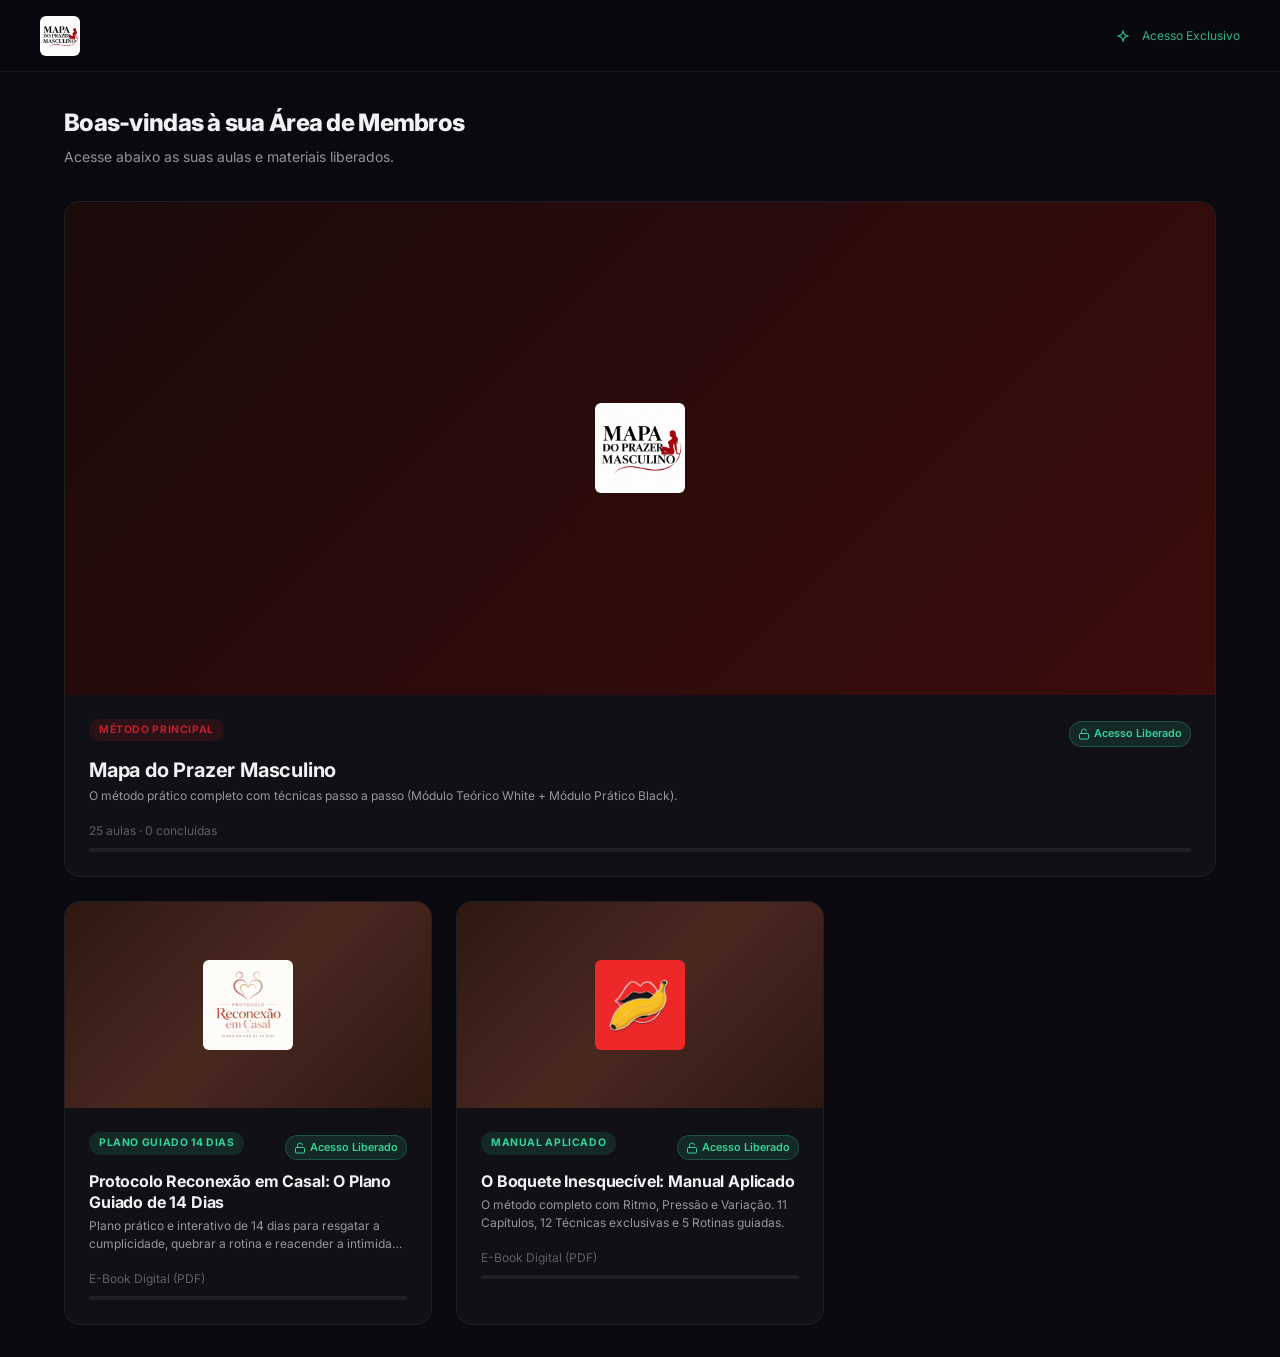
<file: index.html>
<!DOCTYPE html>
<html lang="pt-BR">
<head>
    <meta charset="UTF-8">
    <meta name="viewport" content="width=device-width, initial-scale=1.0">
    <meta name="description" content="Mapa do Prazer Masculino — Acesse todas as suas aulas exclusivas.">
    <title>Mapa do Prazer Masculino — Área de Membros</title>
    <link rel="preconnect" href="https://fonts.googleapis.com">
    <link rel="preconnect" href="https://fonts.gstatic.com" crossorigin>
    <link href="https://fonts.googleapis.com/css2?family=Inter:wght@300;400;500;600;700;800&display=swap" rel="stylesheet">
    <link rel="stylesheet" href="css/styles.css">
</head>
<body>
    <div id="app"></div>

    <script src="js/data.js"></script>
    <script src="js/pages/dashboard.js"></script>
    <script src="js/pages/course.js"></script>
    <script src="js/app.js"></script>
</body>
</html>
</file>
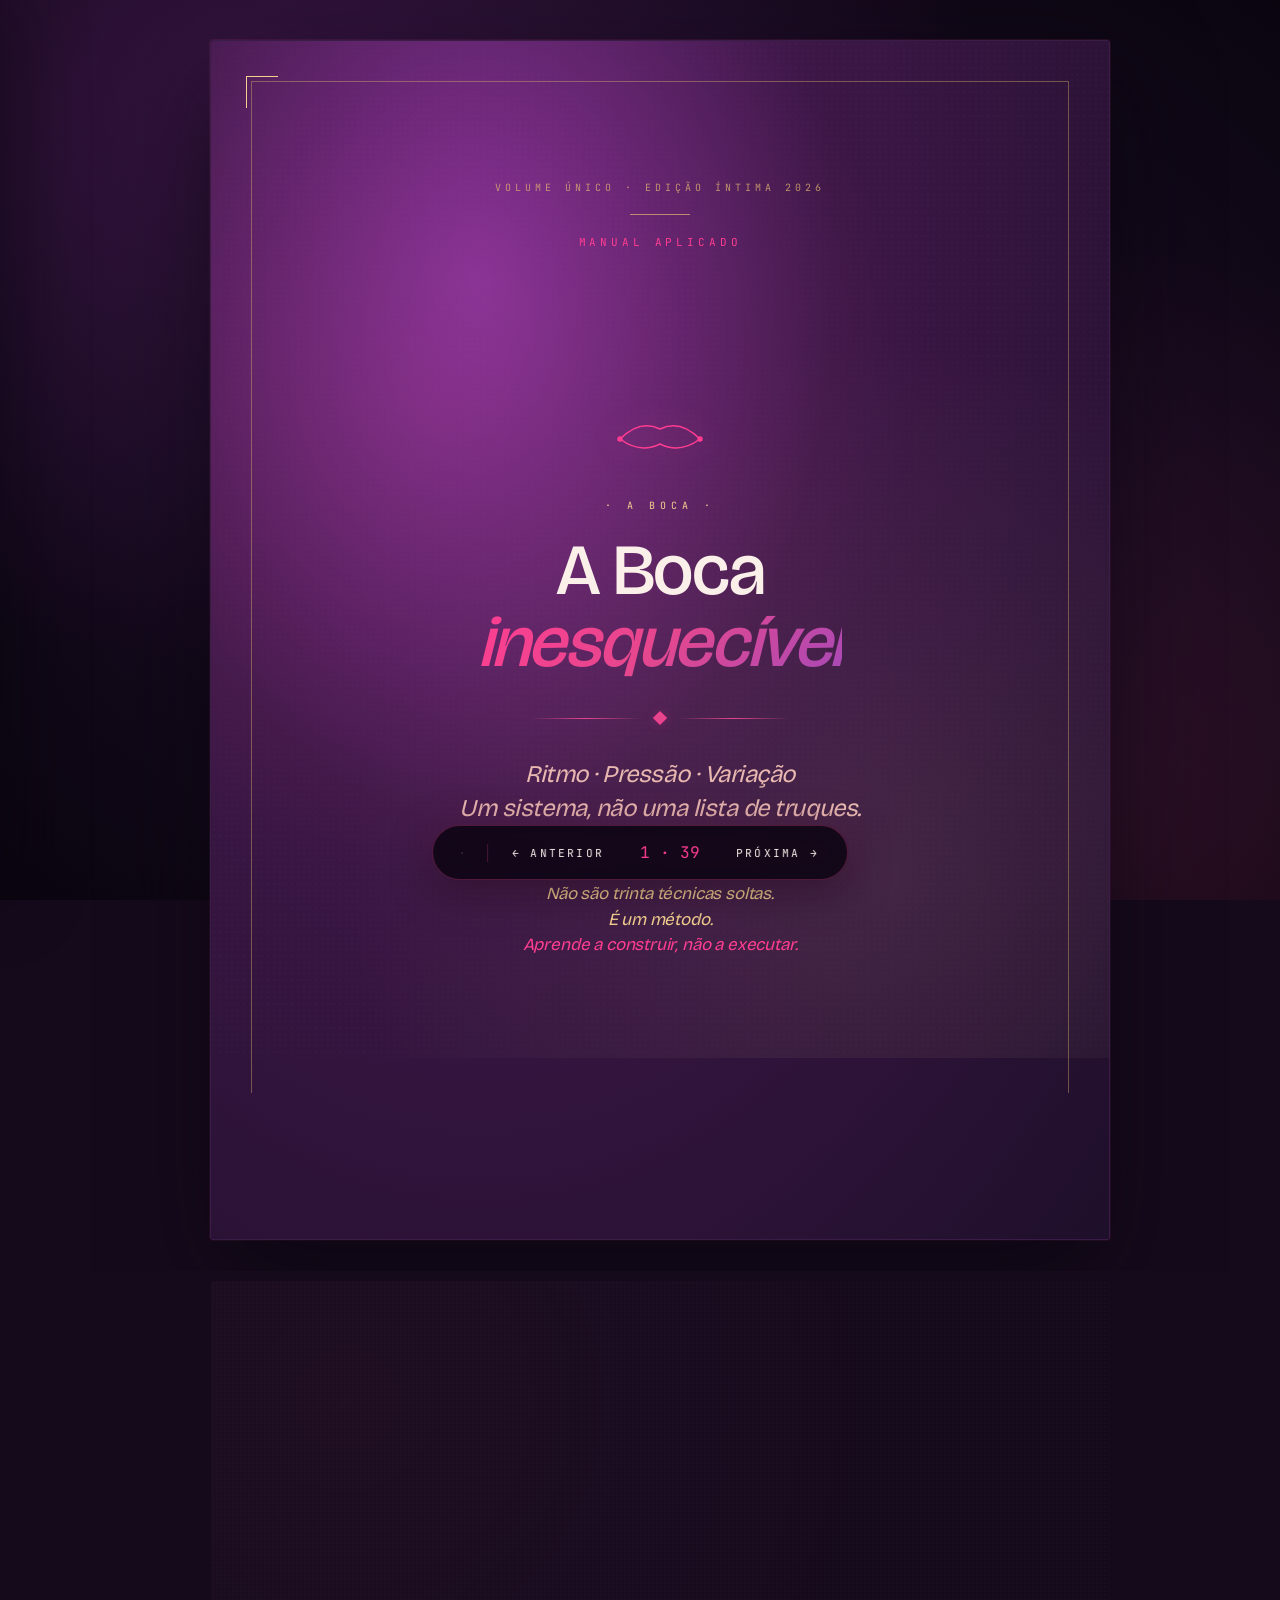
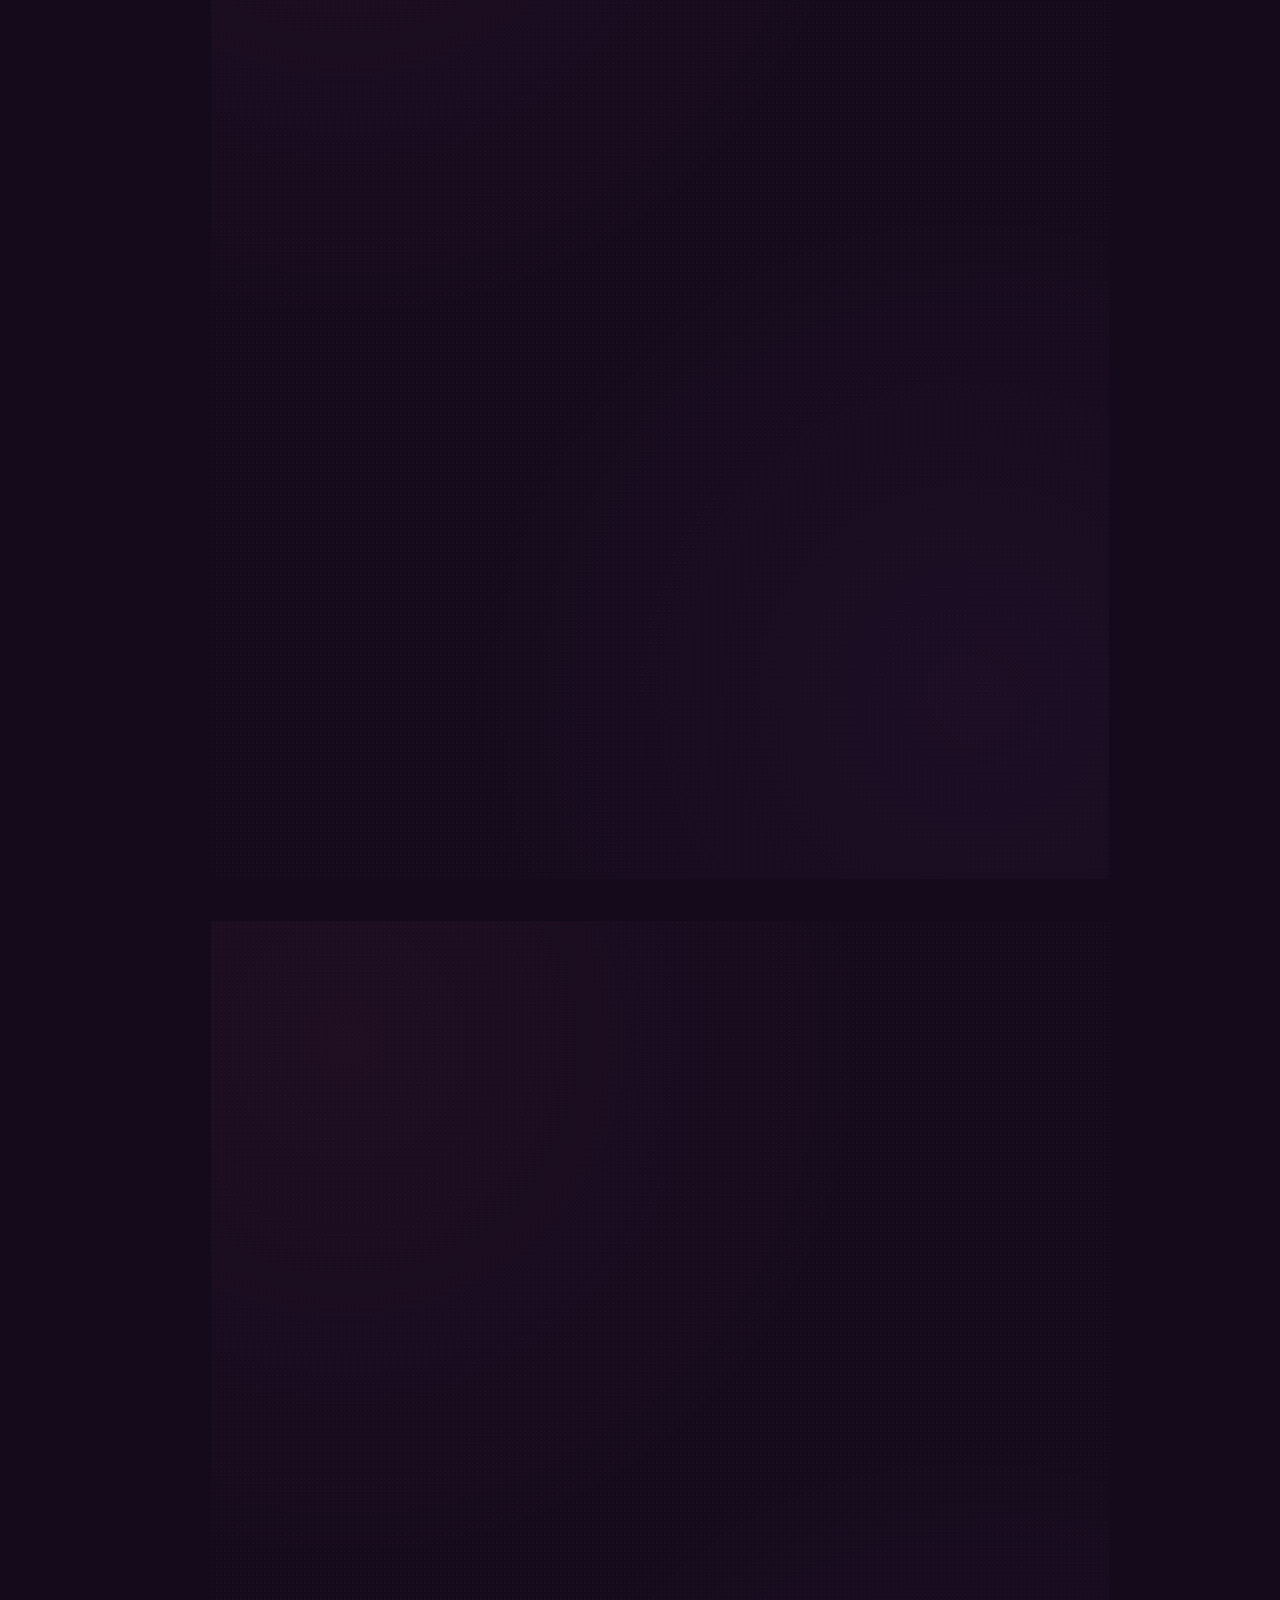
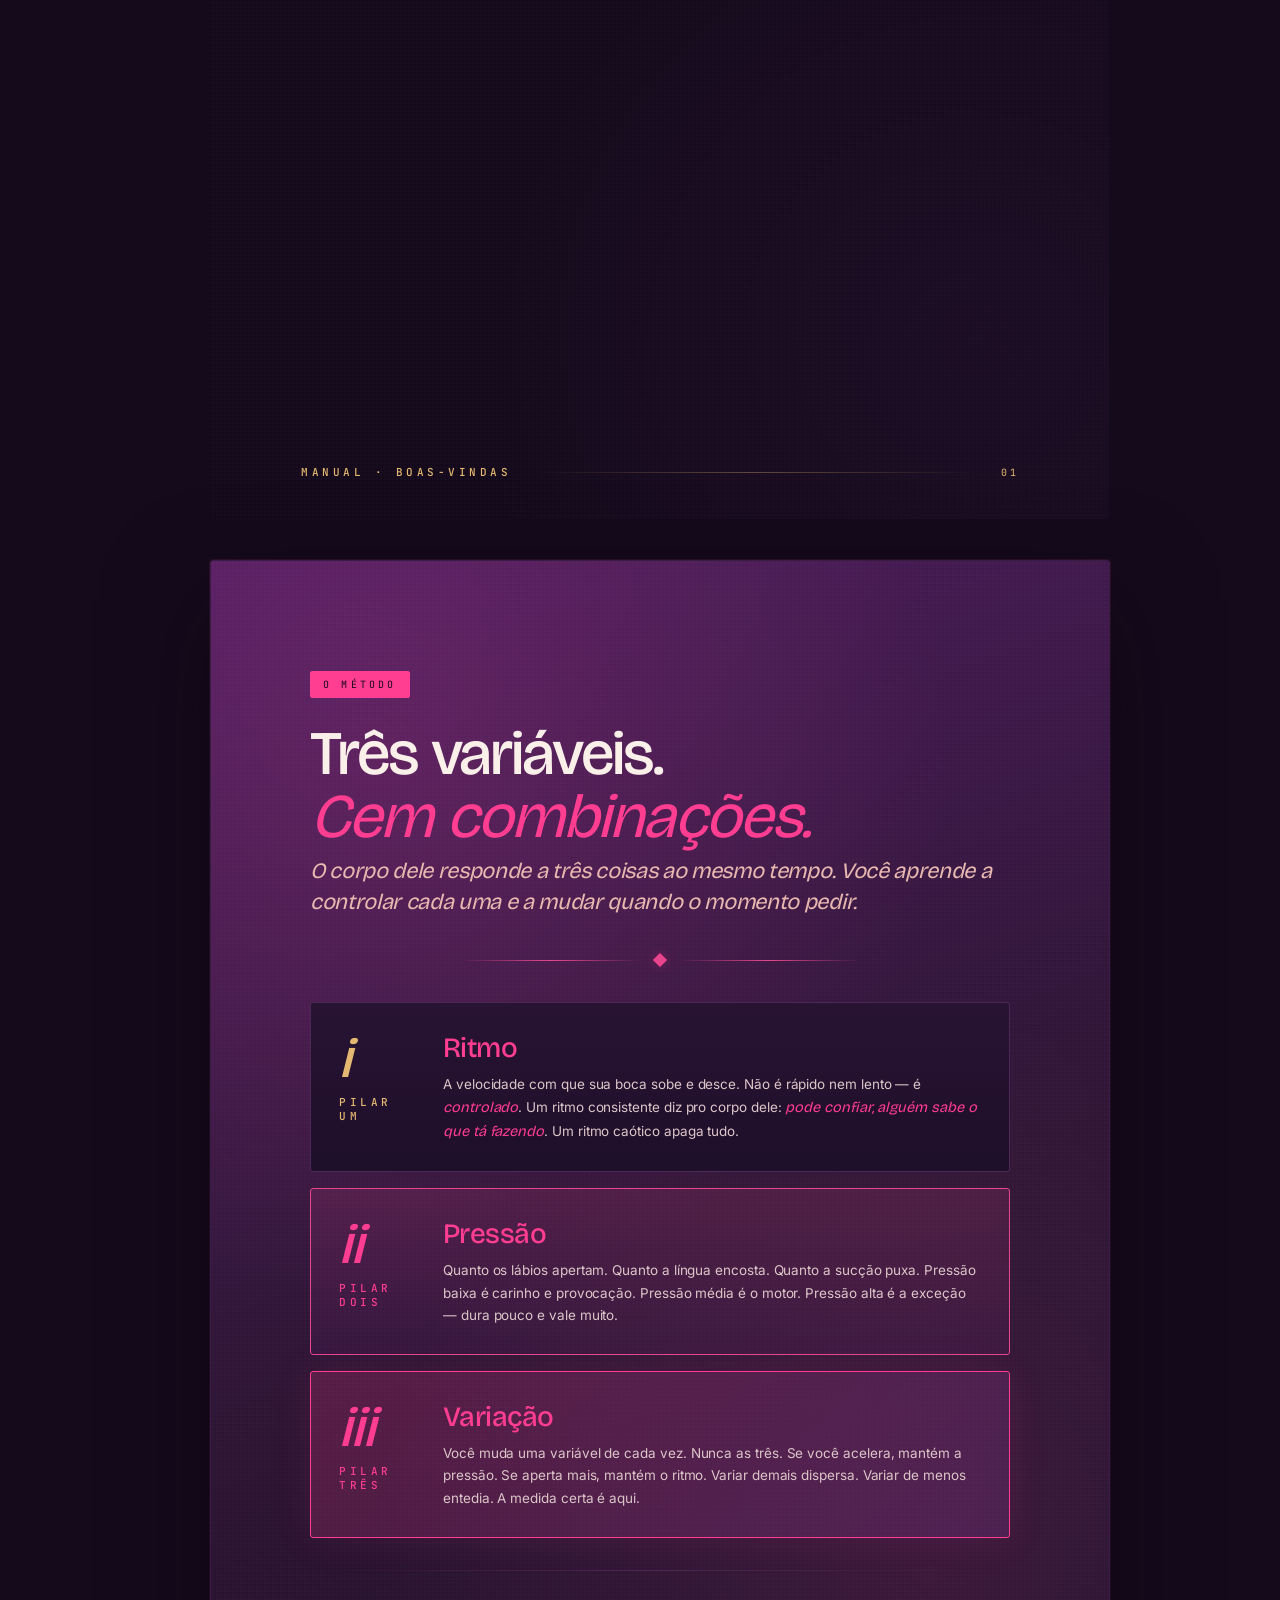
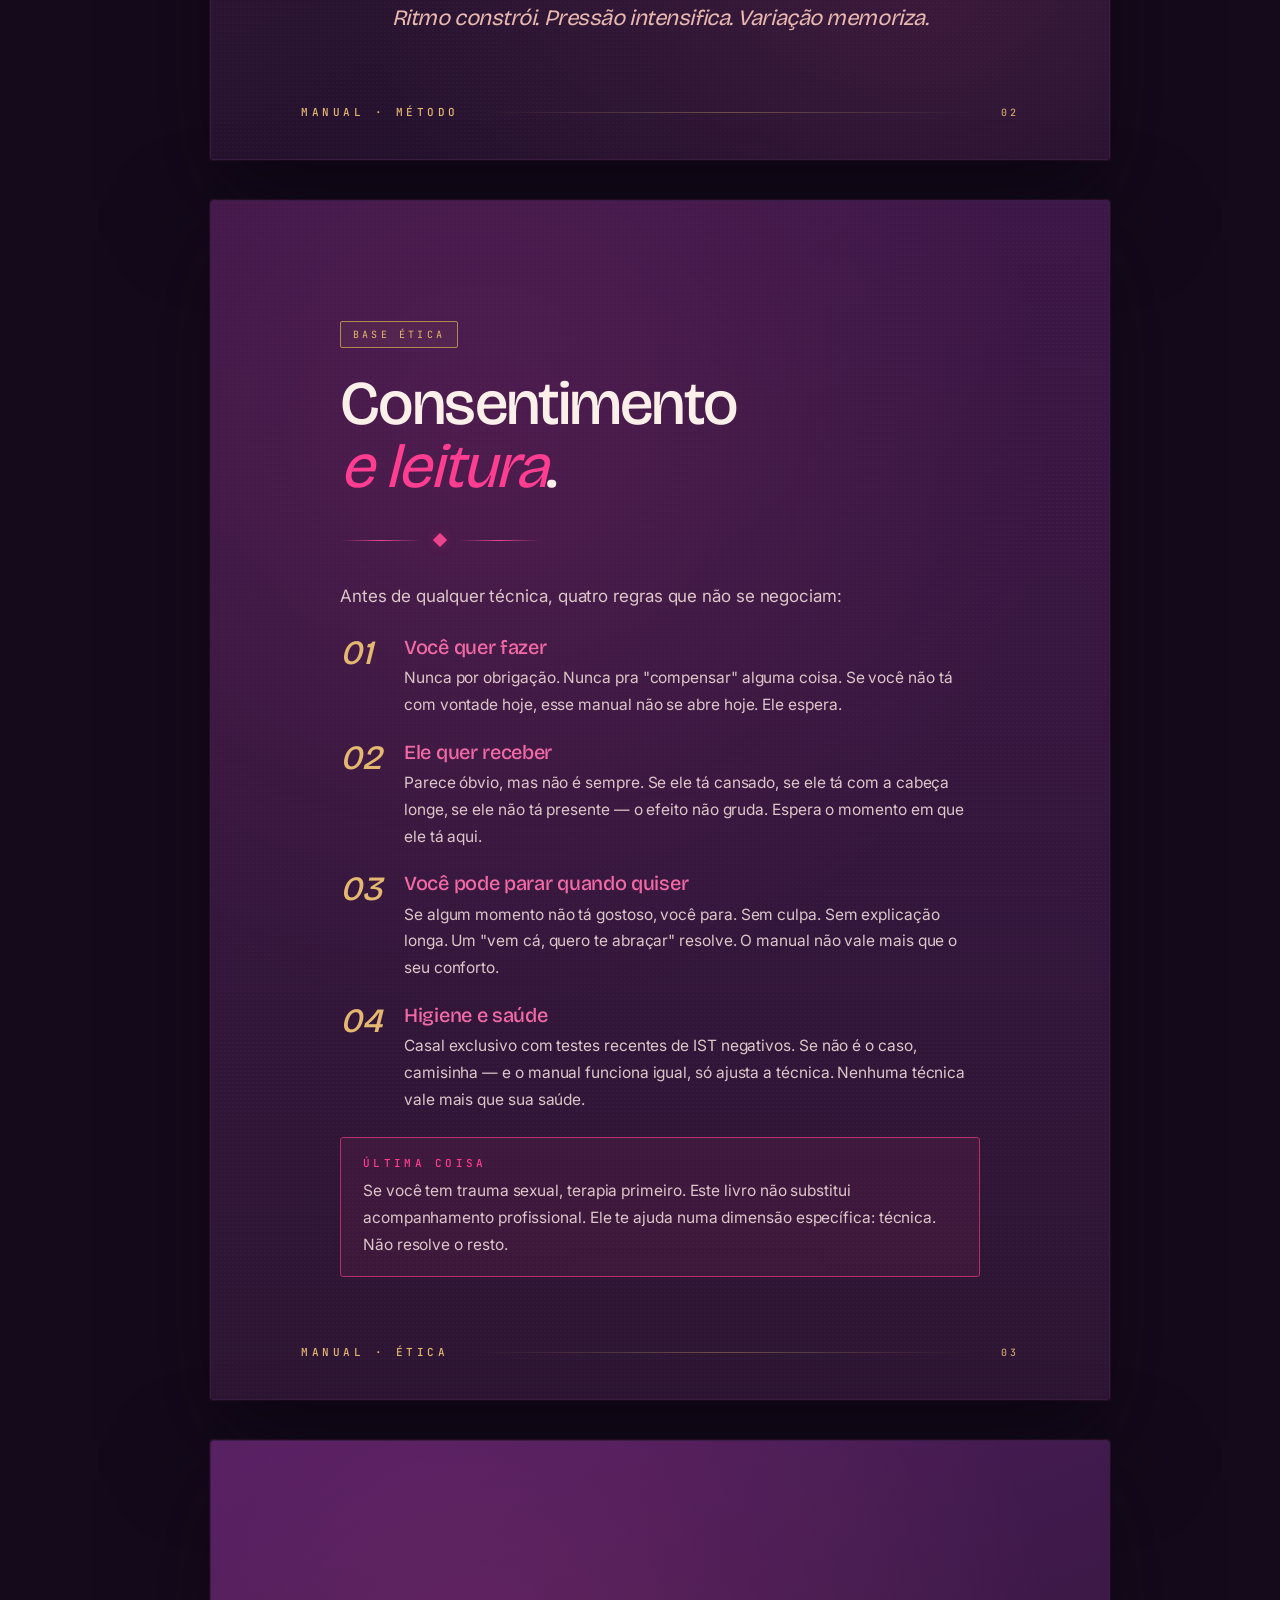
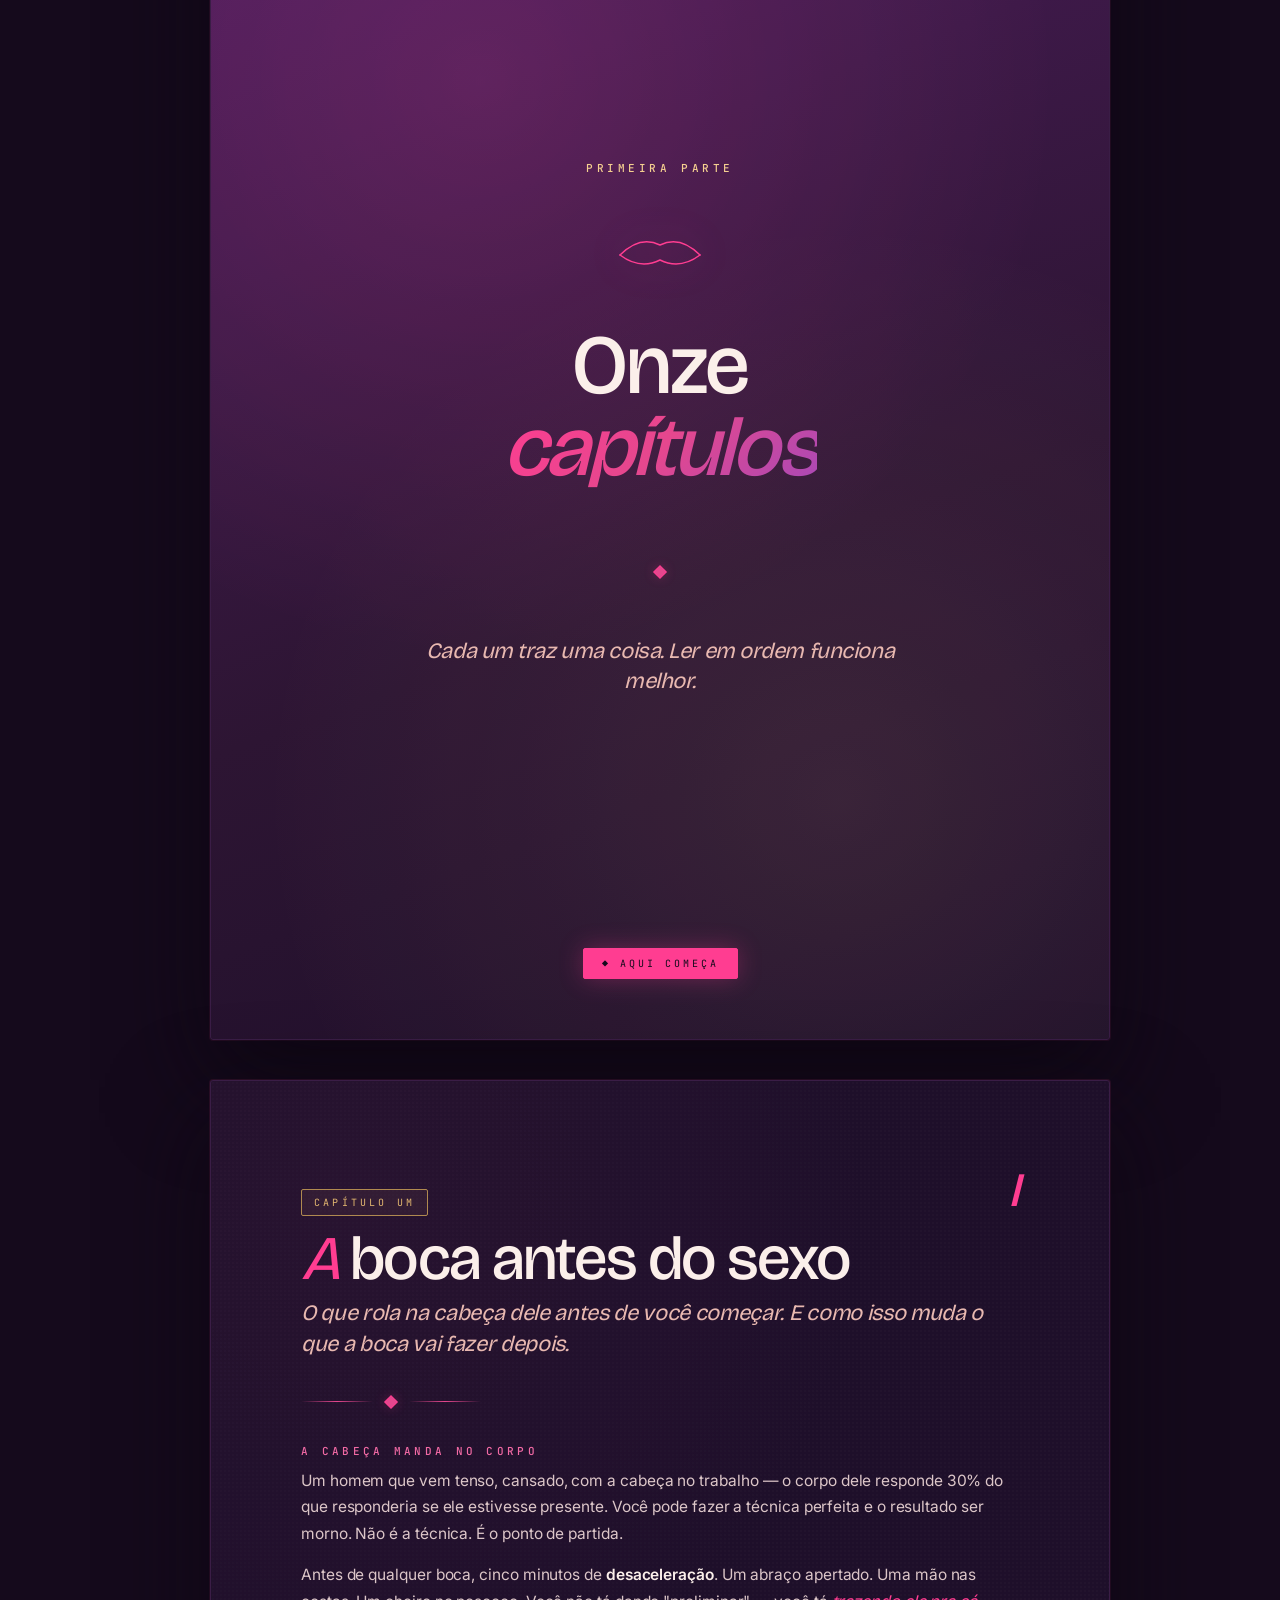
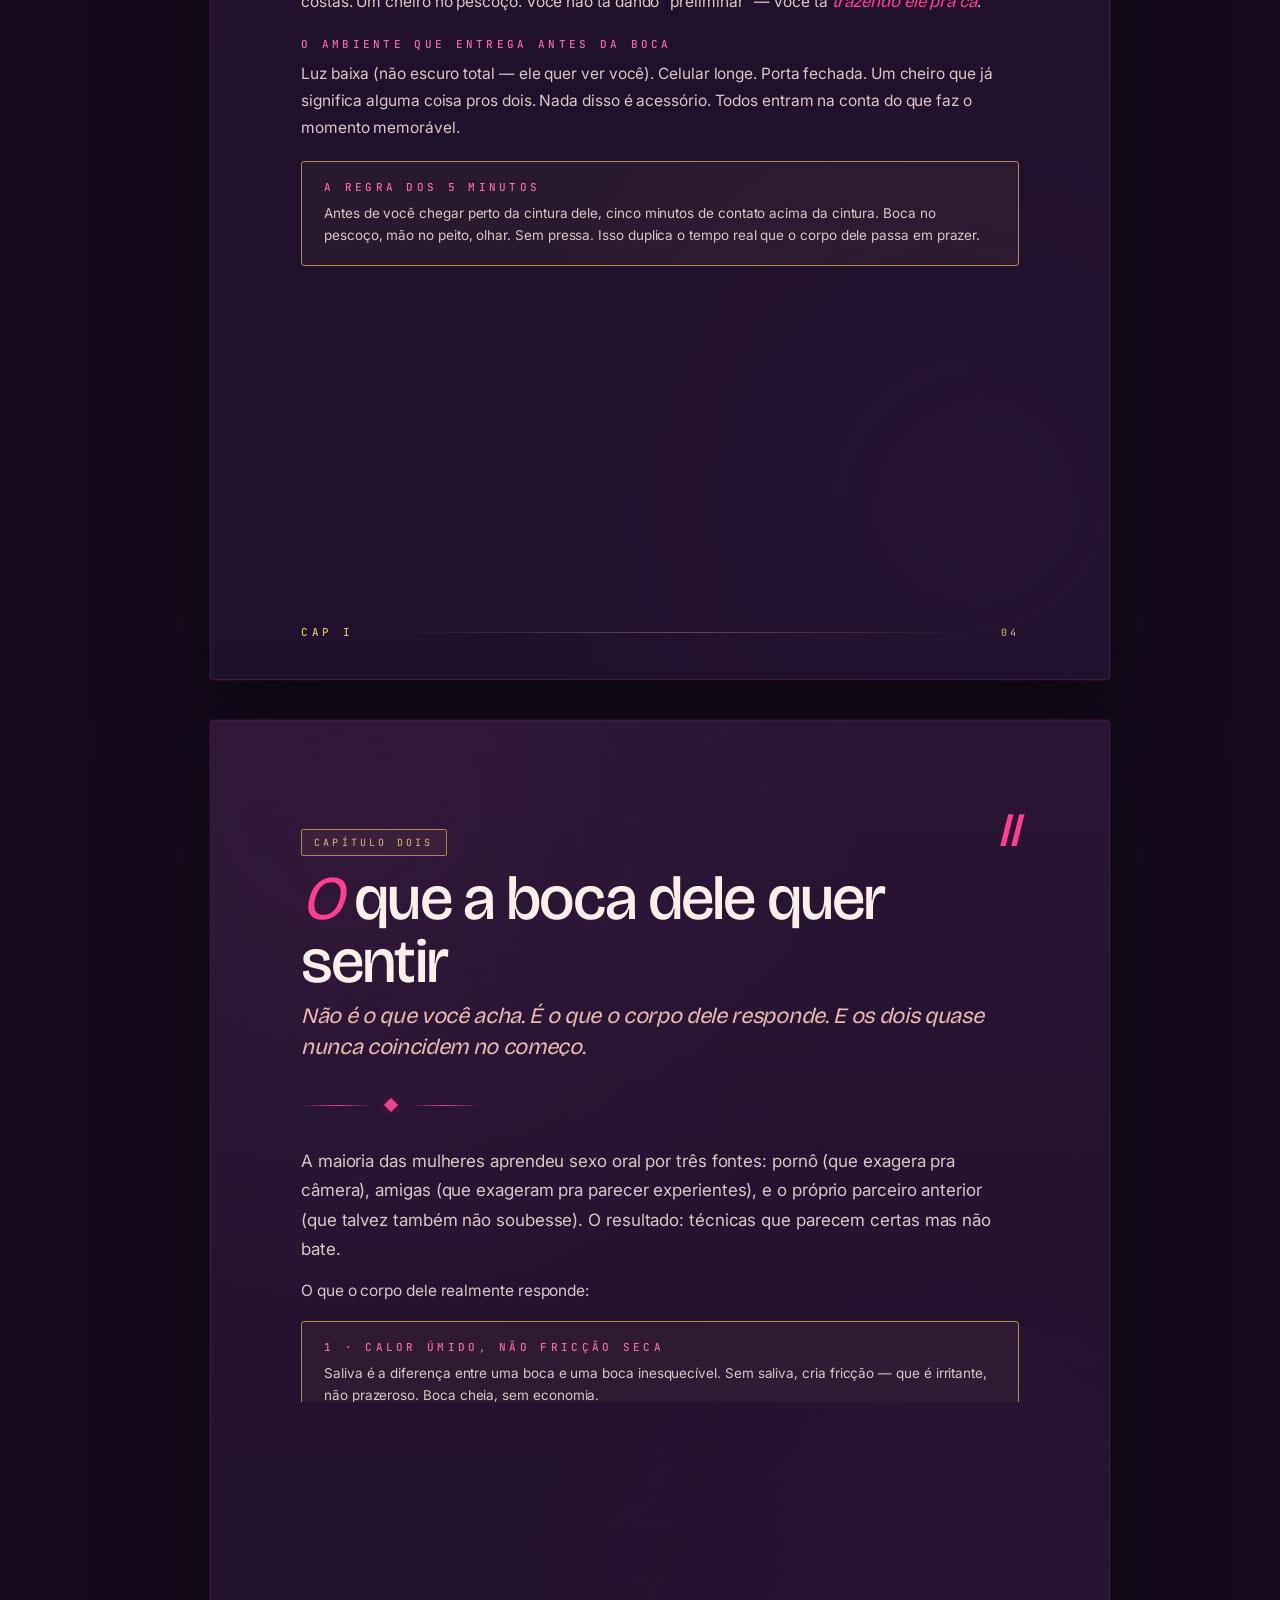
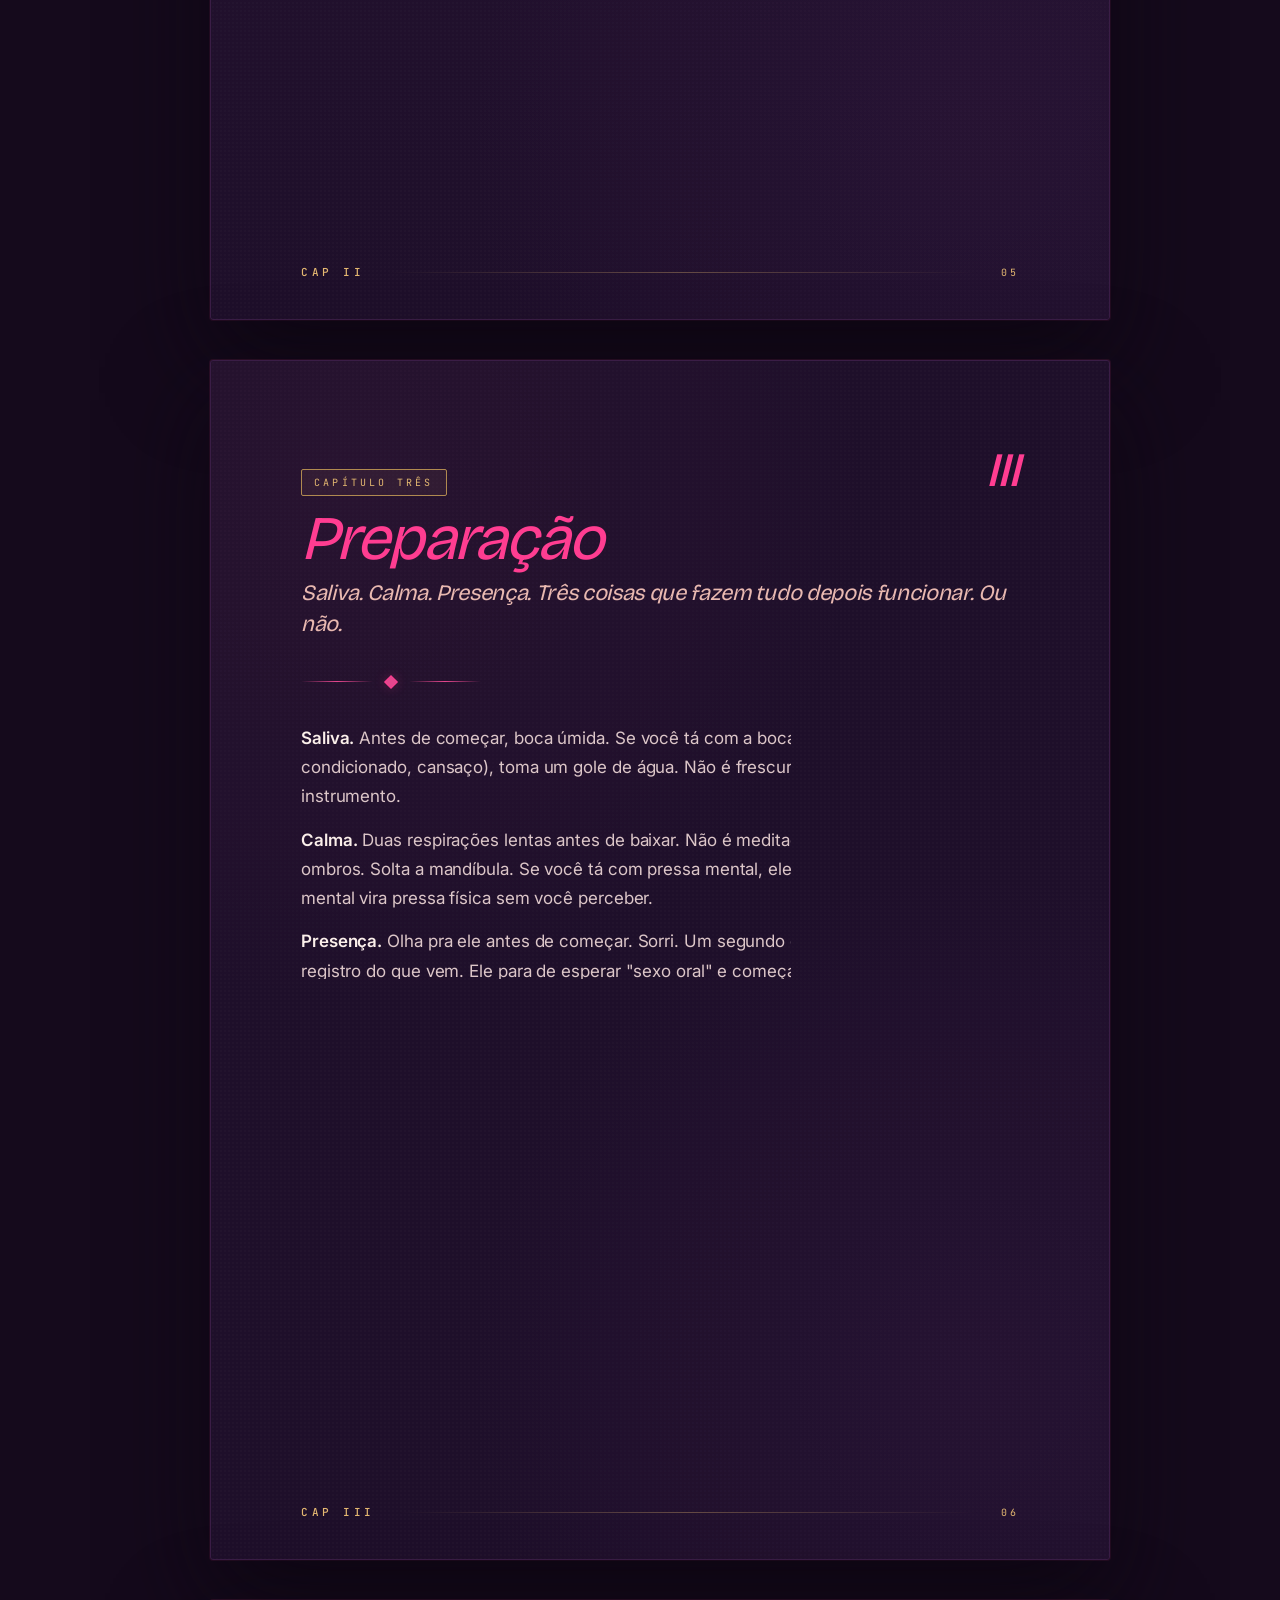
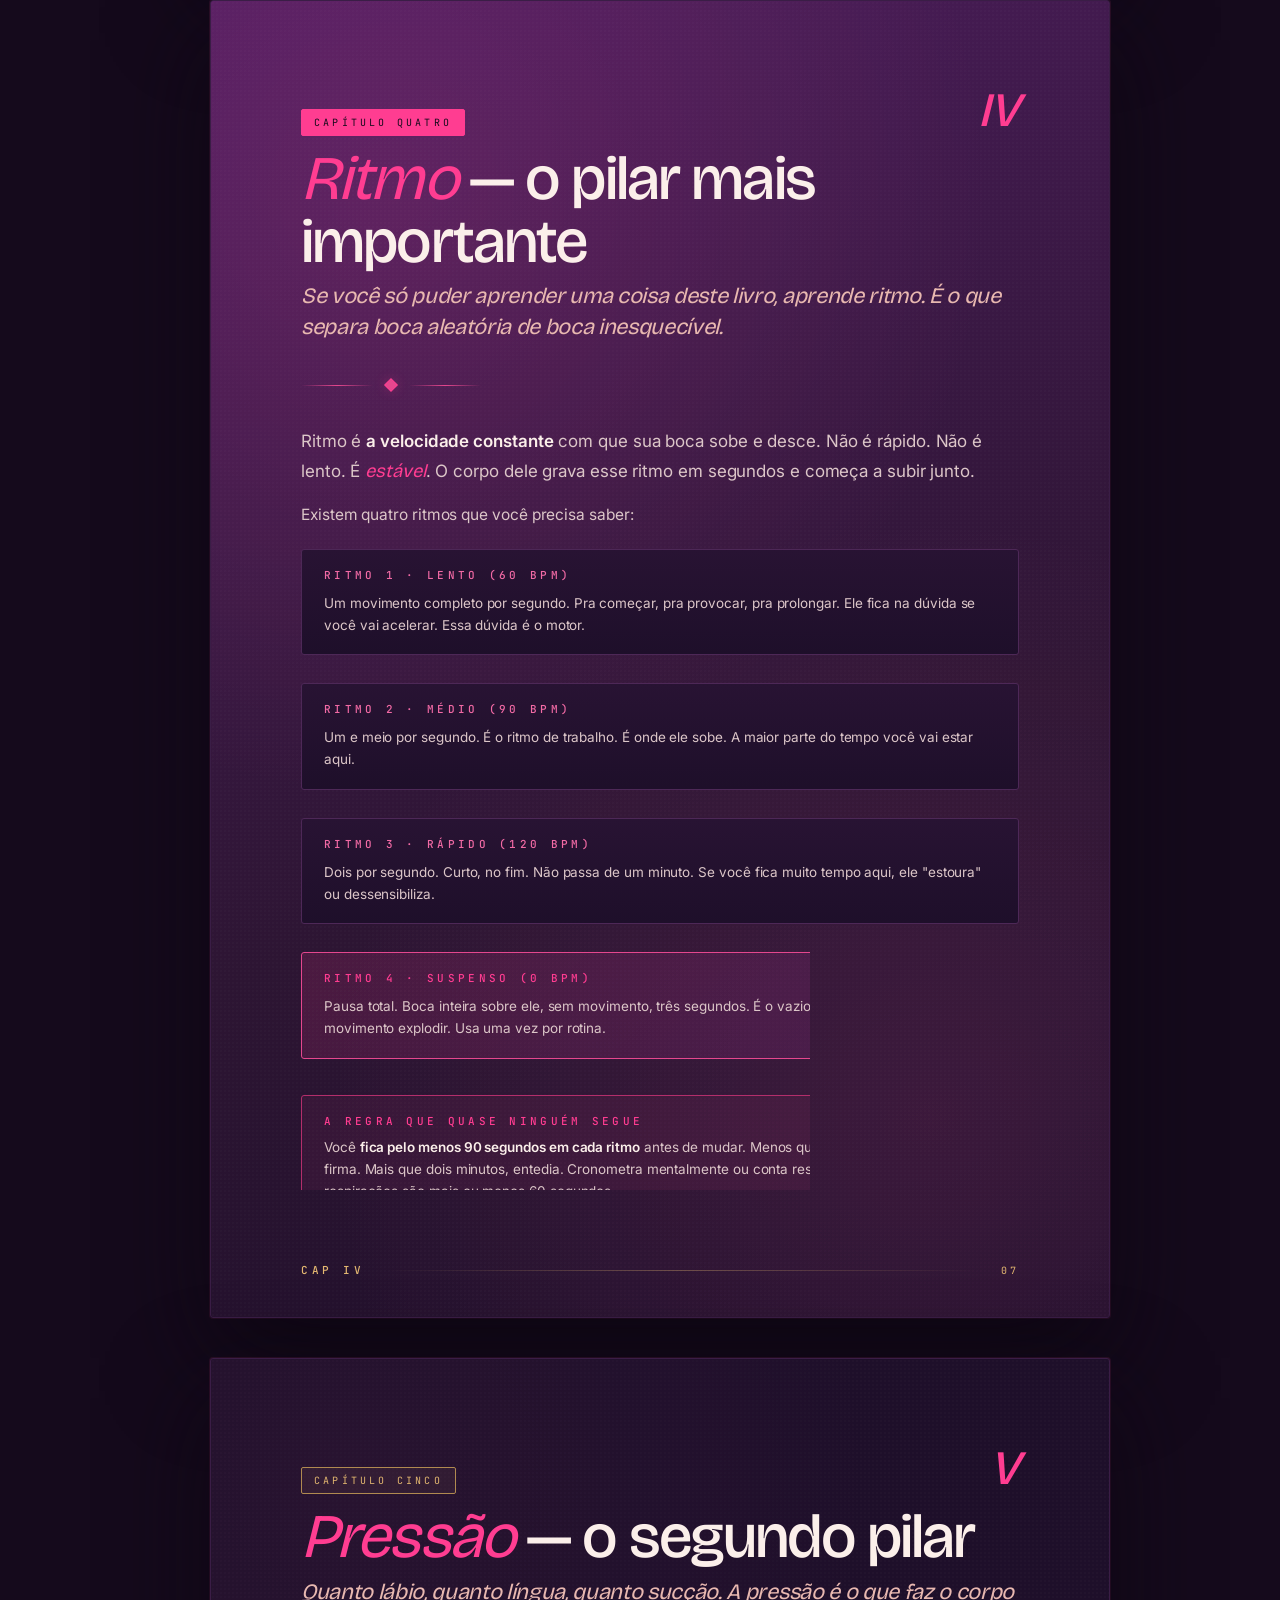
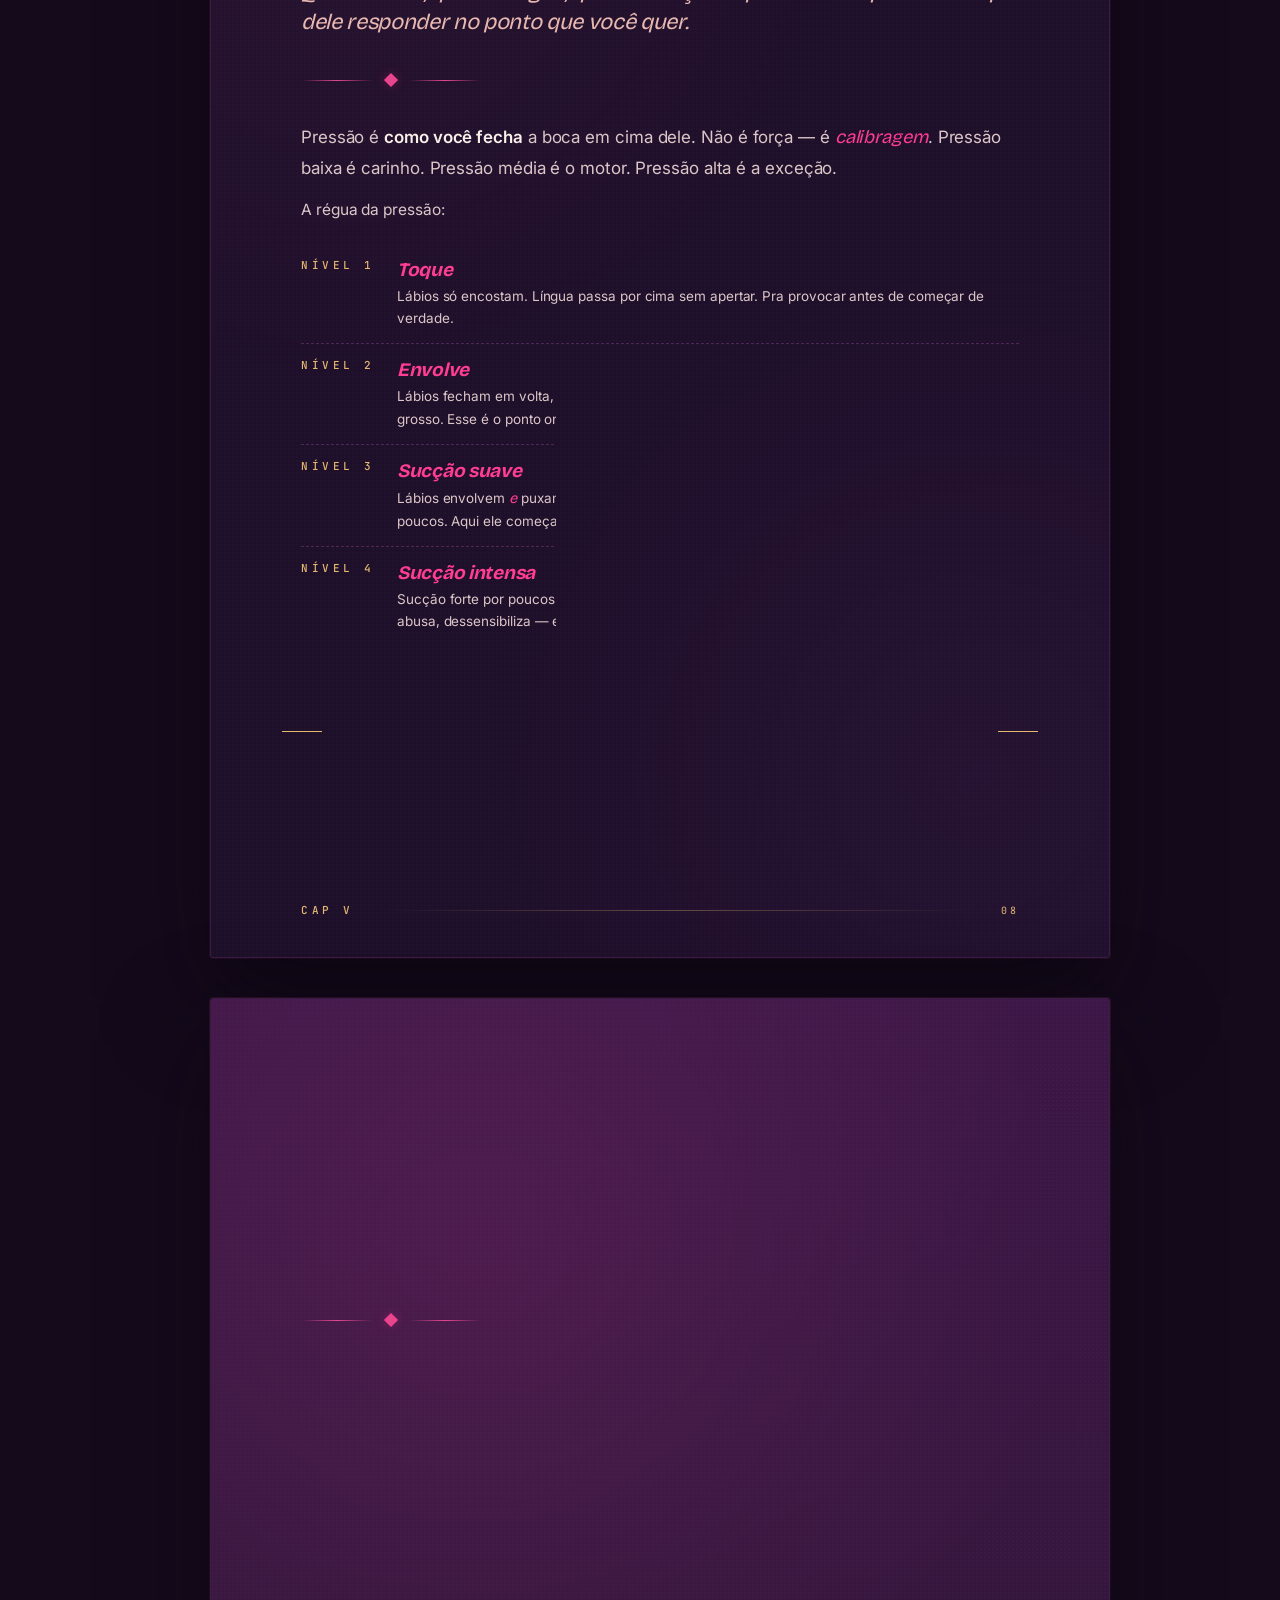
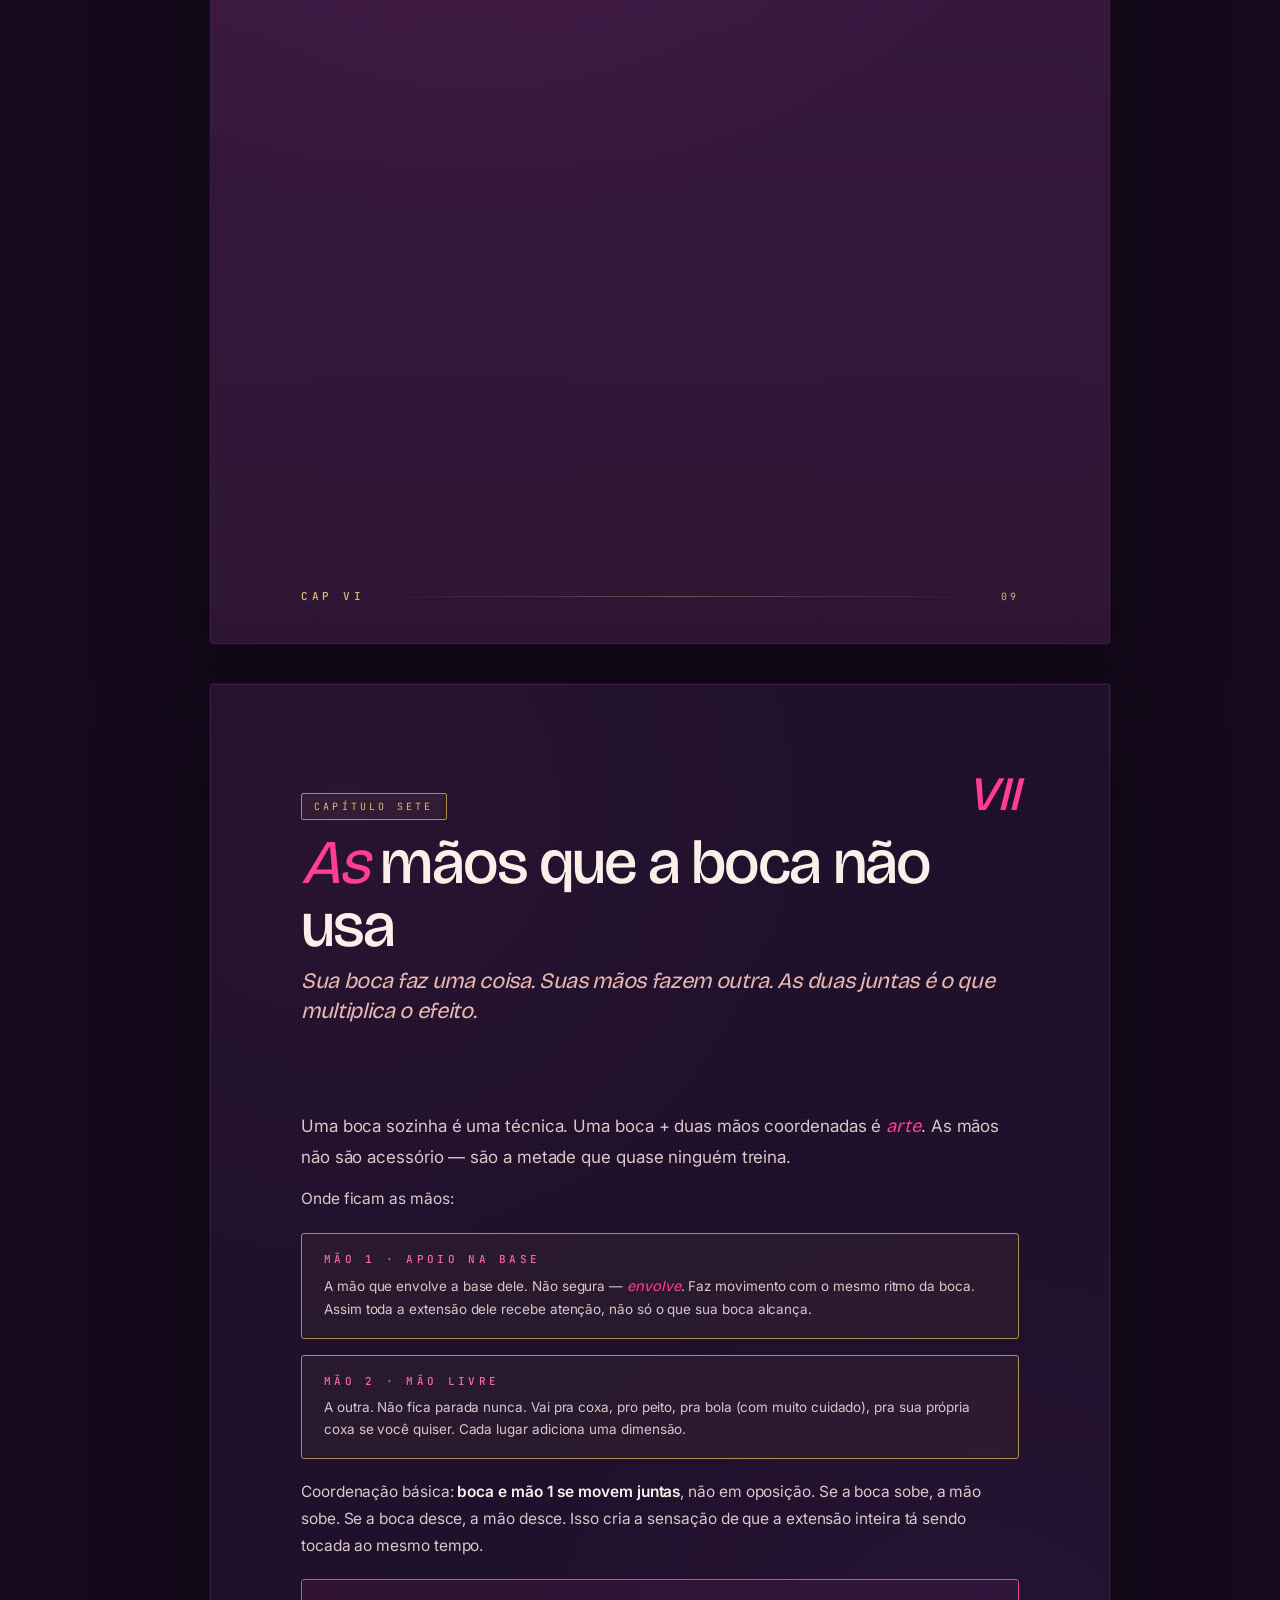
<file: assets/ebooks/o-boquete-inesquecivel.html>
<!DOCTYPE html>
<html lang="pt-BR">
<head>
<meta charset="UTF-8">
<title>A Boca Inesquecível — Manual Aplicado</title>
<meta name="viewport" content="width=device-width, initial-scale=1, viewport-fit=cover">
<meta name="theme-color" content="#150a1c">
<meta name="apple-mobile-web-app-capable" content="yes">
<meta name="apple-mobile-web-app-status-bar-style" content="black-translucent">
<style>/* ============================================================
   PROTOCOLO RECONEXÃO A DOIS · Sistema Visual pt-BR
   Bold contemporâneo · Plum profundo + Magenta vibrante + Violeta + Rosa nude
   Bricolage Grotesque + Inter
   ============================================================ */

@import url('https://fonts.googleapis.com/css2?family=Bricolage+Grotesque:opsz,wght@12..96,300;12..96,400;12..96,500;12..96,600;12..96,700&family=Inter:wght@300;400;500;600;700&family=JetBrains+Mono:wght@300;400;500&display=swap');

:root{
  /* --------- FUNDOS · plum/violeta profundo --------- */
  --bg:         #150a1c;   /* plum absoluto */
  --bg-1:       #1E0F2A;   /* plum principal */
  --bg-2:       #281333;   /* plum elevado (cards) */
  --bg-3:       #33193F;   /* plum médio (destaque) */
  --bg-deep:    #0B0510;   /* plum abissal */
  --bg-warm:    #2D1533;   /* plum quente */

  /* --------- ROSAS / MAGENTAS --------- */
  --magenta:      #E5478E;    /* magenta principal — vibrante */
  --magenta-hi:   #F26AA5;    /* magenta claro */
  --magenta-lo:   #B32E6B;    /* magenta escuro */
  --rose-nude:    #E8B8B0;    /* rosa nude */
  --rose-flesh:   #F0C9C1;    /* rosa pele */
  --rose-hot:     #FF3D91;    /* rosa hot / neon suave */
  --rose-dust:    #C99B93;    /* rosa poeira */

  /* --------- VIOLETAS --------- */
  --violet:       #7B2D8E;    /* violeta principal */
  --violet-hi:    #A649B8;    /* violeta claro */
  --violet-lo:    #4A1858;    /* violeta profundo */
  --plum:         #3D1747;    /* plum saturado */

  /* --------- TINTAS --------- */
  --ink:        #FBEFEA;   /* off-white cálido */
  --ink-dim:    #DCC6C8;   /* rosa off-white */
  --ink-mute:   #A48891;   /* rosa mudo */
  --ink-soft:   #7D5D68;   /* rosa muito mudo */

  /* --------- METAIS --------- */
  --gold:       #E4B871;   /* champagne */
  --gold-hi:    #F5D090;   /* champagne alto */
  --gold-lo:    #B08A50;   /* champagne baixo */
  --rose-gold:  #E9A891;   /* rose gold */

  /* --------- LINHAS --------- */
  --line:       #3A1D46;
  --line-2:     #4D2857;
  --line-3:     #663672;

  /* --------- ESCALA --------- */
  --scale-lo:   var(--magenta-lo);
  --scale-md:   var(--gold);
  --scale-hi:   var(--rose-hot);

  /* --------- SOMBRAS --------- */
  --shadow-page: 0 40px 100px rgba(11,5,16,.7), 0 0 0 1px rgba(229,71,142,.12);
  --shadow-card: 0 4px 20px rgba(11,5,16,.4);
  --shadow-glow: 0 0 60px rgba(229,71,142,.15);

  /* --------- RADII --------- */
  --r-sq: 2px;
  --r-card: 3px;
  --r-pill: 999px;

  /* --------- FONTES --------- */
  --f-display: 'Bricolage Grotesque', 'Georgia', serif;
  --f-sans:    'Inter', -apple-system, sans-serif;
  --f-mono:    'JetBrains Mono', 'Menlo', monospace;

  /* Gradientes marca */
  --g-hot:     linear-gradient(135deg, #E5478E 0%, #7B2D8E 60%, #3D1747 100%);
  --g-warm:    linear-gradient(180deg, #FF3D91 0%, #E5478E 40%, #7B2D8E 100%);
  --g-plum:    linear-gradient(180deg, #281333 0%, #1E0F2A 60%, #150A1C 100%);
  --g-rose:    linear-gradient(160deg, #F0C9C1 0%, #E8B8B0 40%, #C99B93 100%);
  --g-cover:   radial-gradient(ellipse at 30% 20%, #7B2D8E 0%, #3D1747 40%, #1E0F2A 100%);
}

*,*::before,*::after{box-sizing:border-box}
html,body{margin:0;padding:0}
html{ scroll-behavior: smooth; }
body{
  font-family: var(--f-sans);
  color: var(--ink);
  background: var(--bg);
  min-height: 100vh;
  -webkit-font-smoothing: antialiased;
  text-rendering: optimizeLegibility;
  padding: 40px 0 100px;
  overflow-x: hidden;
}

/* Fundo do body — plum textura */
body::before{
  content:'';
  position: fixed;
  inset: 0;
  background:
    radial-gradient(ellipse at 20% 10%, rgba(123,45,142,.35) 0%, transparent 50%),
    radial-gradient(ellipse at 80% 90%, rgba(229,71,142,.15) 0%, transparent 50%),
    radial-gradient(ellipse at center, #1E0F2A 0%, #0B0510 100%);
  z-index: -1;
  pointer-events: none;
}

/* --------- BOOK LAYOUT --------- */

.book{
  max-width: 900px;
  margin: 0 auto;
  padding: 0 20px;
}

.page{
  width: 900px;
  min-height: 1200px;
  margin: 0 auto 40px;
  padding: 80px 90px;
  background: var(--bg-1);
  color: var(--ink);
  position: relative;
  box-shadow: var(--shadow-page);
  border-radius: var(--r-card);
  overflow: hidden;
  border: 1px solid var(--line);
}

/* Grão texturizado + halo rosa */
.page::before{
  content:'';
  position:absolute; inset:0;
  pointer-events:none;
  background:
    radial-gradient(circle at 15% 10%, rgba(229,71,142,.06) 0%, transparent 40%),
    radial-gradient(circle at 85% 85%, rgba(123,45,142,.08) 0%, transparent 40%),
    radial-gradient(rgba(255,255,255,.014) 1px, transparent 1px) 0 0 / 4px 4px;
  mix-blend-mode: screen;
  opacity: .8;
}
.page > *{ position: relative; z-index: 1; }

/* Variantes de página */
.page.deep{
  background: var(--bg-deep);
}
.page.warm{
  background: linear-gradient(180deg, var(--bg-2) 0%, var(--bg-1) 100%);
}
.page.rose{
  background: linear-gradient(180deg, #3D1747 0%, #2D1533 100%);
}
.page.rose::before{
  background:
    radial-gradient(circle at 30% 20%, rgba(255,61,145,.12) 0%, transparent 50%),
    radial-gradient(rgba(240,201,193,.02) 1px, transparent 1px) 0 0 / 4px 4px;
}
.page.hot{
  background: linear-gradient(160deg, #4D1D5D 0%, #2D1533 60%, #1E0F2A 100%);
}
.page.hot::before{
  background:
    radial-gradient(circle at 20% 15%, rgba(255,61,145,.18) 0%, transparent 45%),
    radial-gradient(circle at 80% 85%, rgba(229,71,142,.15) 0%, transparent 45%),
    radial-gradient(rgba(255,255,255,.02) 1px, transparent 1px) 0 0 / 4px 4px;
}

/* Numeração inferior */
.pnum{
  position:absolute;
  bottom: 40px; left: 90px; right: 90px;
  display: flex;
  align-items: center;
  justify-content: space-between;
  gap: 20px;
  font-family: var(--f-mono);
  font-size: 10px;
  letter-spacing: .28em;
  text-transform: uppercase;
  color: var(--ink-mute);
}
.pnum .rule{
  flex:1; height:1px;
  background: linear-gradient(90deg, transparent, rgba(228,184,113,.35), transparent);
}
.pnum .num{ min-width: 20px; text-align: right; color: var(--gold); }

/* Eyebrow */
.eyebrow{
  font-family: var(--f-mono);
  font-size: 10px;
  letter-spacing: .32em;
  text-transform: uppercase;
  color: var(--gold);
  display: inline-block;
  padding: 6px 12px;
  border: 1px solid var(--gold-lo);
  border-radius: var(--r-sq);
  background: rgba(228,184,113,.06);
}
.eyebrow.solid{
  background: var(--magenta);
  color: var(--bg);
  border-color: var(--magenta);
}
.eyebrow.hot{
  background: var(--rose-hot);
  color: var(--bg);
  border-color: var(--rose-hot);
}

/* --------- TIPOGRAFIA --------- */

.h-hero{
  font-family: var(--f-display);
  font-weight: 500;
  font-size: 92px;
  line-height: .98;
  letter-spacing: -.035em;
  color: var(--ink);
  margin: 0;
  font-variation-settings: "opsz" 96;
}
.h-display{
  font-family: var(--f-display);
  font-weight: 500;
  font-size: 62px;
  line-height: 1.02;
  letter-spacing: -.03em;
  margin: 0 0 8px;
  color: var(--ink);
  font-variation-settings: "opsz" 72;
}
.h-title{
  font-family: var(--f-display);
  font-weight: 500;
  font-size: 44px;
  line-height: 1.08;
  margin: 0 0 12px;
  letter-spacing: -.025em;
  color: var(--ink);
  font-variation-settings: "opsz" 48;
}
.h-chapter{
  font-family: var(--f-display);
  font-weight: 500;
  font-size: 34px;
  line-height: 1.12;
  margin: 0 0 8px;
  color: var(--ink);
  letter-spacing: -.02em;
}
.h-section{
  font-family: var(--f-display);
  font-weight: 500;
  font-size: 24px;
  line-height: 1.18;
  margin: 0 0 10px;
  color: var(--magenta-hi);
  letter-spacing: -.015em;
}
.h-label{
  font-family: var(--f-mono);
  font-size: 11px;
  letter-spacing: .3em;
  text-transform: uppercase;
  color: var(--magenta-hi);
  margin: 0 0 10px;
  font-weight: 500;
}
.h-label.gold{ color: var(--gold); }
.h-label.rose{ color: var(--rose-nude); }
.h-label.ink{ color: var(--ink-mute); }

.italic{
  font-family: var(--f-display);
  font-style: italic;
  color: var(--rose-hot);
  font-weight: 400;
  font-variation-settings: "opsz" 48;
}
.hot-text{ color: var(--rose-hot); }
.magenta-text{ color: var(--magenta); }
.gold-text{ color: var(--gold); }
.rose-text{ color: var(--rose-nude); }

/* Texto com gradiente */
.grad-text{
  background: linear-gradient(135deg, #FF3D91 0%, #E5478E 50%, #A649B8 100%);
  -webkit-background-clip: text;
  background-clip: text;
  color: transparent;
  -webkit-text-fill-color: transparent;
}

.body{
  font-family: var(--f-sans);
  font-size: 15.5px;
  line-height: 1.72;
  color: var(--ink-dim);
  margin: 0 0 14px;
  font-weight: 400;
  letter-spacing: -.005em;
}
.body.lg{ font-size: 17px; line-height: 1.72; }
.body.sm{ font-size: 13.5px; line-height: 1.65; }
.body strong{ color: var(--ink); font-weight: 600; }
.body em{
  font-family: var(--f-display);
  font-style: italic;
  font-size: 1.08em;
  color: var(--rose-hot);
  font-weight: 400;
}

.lead{
  font-family: var(--f-display);
  font-size: 24px;
  font-weight: 400;
  line-height: 1.4;
  color: var(--rose-nude);
  margin: 0 0 20px;
  font-style: italic;
  letter-spacing: -.015em;
  font-variation-settings: "opsz" 32;
}

.tag{
  font-family: var(--f-mono);
  font-size: 10px;
  letter-spacing: .25em;
  text-transform: uppercase;
  color: var(--magenta-hi);
}

/* --------- ORNAMENTOS --------- */

.rule-orn{
  position: relative;
  height: 20px;
  margin: 32px auto;
  display: flex;
  align-items: center;
  justify-content: center;
  max-width: 400px;
}
.rule-orn::before,
.rule-orn::after{
  content:'';
  flex: 1;
  height: 1px;
  background: linear-gradient(90deg, transparent, var(--magenta) 50%, transparent);
}
.rule-orn .diamond{
  width: 8px; height: 8px;
  background: var(--magenta);
  transform: rotate(45deg);
  margin: 0 14px;
  box-shadow: 0 0 0 1px var(--rose-hot), 0 0 12px rgba(255,61,145,.4);
}
.rule-orn.gold::before, .rule-orn.gold::after{
  background: linear-gradient(90deg, transparent, var(--gold) 50%, transparent);
}
.rule-orn.gold .diamond{
  background: var(--gold);
  box-shadow: 0 0 0 1px var(--gold-hi);
}

.divider{
  height: 1px;
  background: linear-gradient(90deg, transparent, var(--line-2) 50%, transparent);
  margin: 32px 0;
  border: 0;
}

/* Cantos decorativos */
.corner{
  position:absolute;
  width: 20px; height: 20px;
}
.corner::before, .corner::after{
  content:'';
  position:absolute;
  background: var(--gold);
  opacity: .6;
}
.corner.tl{ top: 30px; left: 30px; }
.corner.tl::before{ top:0; left:0; width:20px; height:1px;}
.corner.tl::after{  top:0; left:0; width:1px; height:20px;}
.corner.tr{ top: 30px; right: 30px; }
.corner.tr::before{ top:0; right:0; width:20px; height:1px;}
.corner.tr::after{  top:0; right:0; width:1px; height:20px;}
.corner.bl{ bottom: 70px; left: 30px; }
.corner.bl::before{ bottom:0; left:0; width:20px; height:1px;}
.corner.bl::after{  bottom:0; left:0; width:1px; height:20px;}
.corner.br{ bottom: 70px; right: 30px; }
.corner.br::before{ bottom:0; right:0; width:20px; height:1px;}
.corner.br::after{  bottom:0; right:0; width:1px; height:20px;}

/* --------- CARDS --------- */

.card{
  background: linear-gradient(180deg, var(--bg-2) 0%, var(--bg-1) 100%);
  border: 1px solid var(--line-2);
  border-radius: var(--r-card);
  padding: 24px 28px;
  margin: 0 0 16px;
  position: relative;
}
.card.gold{ border-color: var(--gold-lo); background: linear-gradient(180deg, rgba(228,184,113,.06), rgba(228,184,113,.02)); }
.card.magenta{
  background: linear-gradient(180deg, rgba(229,71,142,.12), rgba(123,45,142,.08));
  border-color: var(--magenta-lo);
}
.card.hot{
  background: linear-gradient(135deg, rgba(255,61,145,.15), rgba(123,45,142,.2));
  border-color: var(--magenta);
  color: var(--ink);
}
.card.hot .h-section{ color: var(--rose-hot); }

.card.dark{
  background: var(--bg-deep);
  border-color: var(--line);
}

/* --------- TIEMPO CARDS (3/7/15) --------- */

.times{
  display: grid;
  grid-template-columns: 1fr;
  gap: 12px;
  margin: 12px 0 16px;
}

.time-block{
  border: 1px solid var(--line-2);
  border-radius: var(--r-card);
  padding: 20px 24px;
  background: linear-gradient(180deg, var(--bg-2), var(--bg-1));
  position: relative;
  display: grid;
  grid-template-columns: 92px 1fr;
  gap: 24px;
  align-items: center;
}
.time-block .t-num{
  font-family: var(--f-display);
  font-size: 52px;
  line-height: 1;
  font-weight: 500;
  color: var(--rose-nude);
  font-variation-settings: "opsz" 48;
  letter-spacing: -.03em;
}
.time-block .t-num .u{
  font-family: var(--f-mono);
  font-size: 9px;
  letter-spacing: .3em;
  text-transform: uppercase;
  color: var(--ink-mute);
  display: block;
  margin-top: 6px;
  font-weight: 500;
}
.time-block.mid{
  border-color: var(--magenta-lo);
  background: linear-gradient(180deg, rgba(229,71,142,.08), var(--bg-1));
}
.time-block.mid .t-num{ color: var(--magenta-hi); }
.time-block.full{
  border-color: var(--rose-hot);
  background: linear-gradient(135deg, rgba(255,61,145,.15), rgba(123,45,142,.18));
  box-shadow: 0 0 40px rgba(255,61,145,.1);
}
.time-block.full .t-num{ color: var(--rose-hot); }
.time-block .t-body{
  font-size: 14.5px;
  line-height: 1.68;
  color: var(--ink-dim);
  font-family: var(--f-sans);
}

/* --------- SCRIPT LINE --------- */

.script{
  border-left: 3px solid var(--magenta);
  padding: 12px 20px 12px 24px;
  margin: 12px 0;
  font-family: var(--f-display);
  font-size: 22px;
  font-style: italic;
  line-height: 1.35;
  color: var(--rose-hot);
  background: linear-gradient(90deg, rgba(229,71,142,.1), transparent);
  letter-spacing: -.015em;
  font-variation-settings: "opsz" 32;
  font-weight: 400;
}
.script.gold{ border-left-color: var(--gold); background: linear-gradient(90deg, rgba(228,184,113,.1), transparent); color: var(--gold-hi); }

.callout{
  padding: 18px 22px;
  background: rgba(228,184,113,.05);
  border: 1px solid var(--gold-lo);
  border-radius: var(--r-card);
  margin: 16px 0;
}
.callout.warn{
  background: rgba(229,71,142,.08);
  border-color: var(--magenta-lo);
}
.callout.hot{
  background: linear-gradient(135deg, rgba(255,61,145,.1), rgba(123,45,142,.1));
  border-color: var(--magenta);
}
.callout .h-label{ margin-bottom: 8px; }

/* --------- QUESTION LIST --------- */

.qlist{
  list-style: none;
  padding: 0;
  margin: 8px 0 0;
}
.qlist li{
  padding: 14px 0 14px 24px;
  border-bottom: 1px dashed var(--line-2);
  position: relative;
  font-family: var(--f-sans);
  font-size: 14.5px;
  line-height: 1.55;
  color: var(--ink-dim);
}
.qlist li:last-child{ border-bottom: 0; }
.qlist li::before{
  content:'';
  position: absolute;
  left: 0; top: 21px;
  width: 8px; height: 8px;
  border: 1px solid var(--magenta);
  transform: rotate(45deg);
}

/* --------- CHECKBOX --------- */

.check{
  display: inline-flex;
  align-items: center;
  gap: 12px;
  padding: 10px 0;
  cursor: pointer;
  font-family: var(--f-sans);
  font-size: 14.5px;
  color: var(--ink-dim);
  user-select: none;
  transition: color .18s;
}
.check .box{
  width: 20px; height: 20px;
  border: 1.5px solid var(--gold);
  border-radius: 2px;
  background: transparent;
  display: inline-flex;
  align-items: center;
  justify-content: center;
  flex-shrink: 0;
  transition: all .18s;
}
.check .box::after{
  content:'';
  width: 10px; height: 6px;
  border-left: 2px solid var(--ink);
  border-bottom: 2px solid var(--ink);
  transform: rotate(-45deg) translateY(-2px);
  opacity: 0;
  transition: opacity .18s;
}
.check.on .box{
  background: var(--magenta);
  border-color: var(--magenta);
  box-shadow: 0 0 12px rgba(229,71,142,.4);
}
.check.on .box::after{ opacity: 1; }
.check.on{ color: var(--ink); }

/* --------- STARS --------- */

.stars{
  display: inline-flex;
  gap: 6px;
  align-items: center;
}
.stars .st{
  width: 22px; height: 22px;
  cursor: pointer;
  color: var(--line-3);
  transition: color .12s;
}
.stars .st.on{ color: var(--rose-hot); filter: drop-shadow(0 0 4px rgba(255,61,145,.4)); }
.stars:hover .st{ color: var(--magenta-hi); }
.stars .st:hover ~ .st{ color: var(--line-3); }

/* Scale 1-5 */
.scale{
  display: flex;
  gap: 8px;
  margin: 6px 0;
}
.scale .s{
  width: 46px; height: 46px;
  border: 1px solid var(--line-2);
  border-radius: var(--r-sq);
  background: var(--bg-2);
  font-family: var(--f-display);
  font-size: 22px;
  color: var(--ink-mute);
  cursor: pointer;
  transition: all .18s;
  font-style: italic;
  font-weight: 500;
}
.scale .s:hover{ border-color: var(--magenta-hi); color: var(--magenta-hi); }
.scale .s.on{
  background: var(--magenta);
  color: var(--ink);
  border-color: var(--magenta);
  box-shadow: 0 0 20px rgba(229,71,142,.3);
}

/* --------- GRID --------- */

.grid-2{ display: grid; grid-template-columns: 1fr 1fr; gap: 16px; }
.grid-3{ display: grid; grid-template-columns: 1fr 1fr 1fr; gap: 12px; }
.grid-7{ display: grid; grid-template-columns: repeat(7,1fr); gap: 8px; }

.pillar{
  padding: 28px;
  background: linear-gradient(180deg, var(--bg-2) 0%, var(--bg-1) 100%);
  border: 1px solid var(--line-2);
  border-radius: var(--r-card);
  text-align: center;
}
.pillar .num{
  font-family: var(--f-display);
  font-style: italic;
  font-size: 56px;
  color: var(--gold);
  line-height: 1;
  margin-bottom: 8px;
  font-weight: 500;
  font-variation-settings: "opsz" 72;
}
.pillar .name{
  font-family: var(--f-display);
  font-size: 28px;
  color: var(--rose-hot);
  margin: 0 0 8px;
  font-weight: 500;
  letter-spacing: -.02em;
}
.pillar .desc{
  font-size: 13.5px;
  line-height: 1.6;
  color: var(--ink-dim);
  margin: 0;
}

/* --------- DAY CELL --------- */

.day-cell{
  aspect-ratio: 1/1.15;
  border: 1px solid var(--line-2);
  border-radius: var(--r-sq);
  background: var(--bg-2);
  padding: 10px;
  display: flex;
  flex-direction: column;
  justify-content: space-between;
  cursor: pointer;
  transition: all .18s;
  position: relative;
}
.day-cell:hover{ border-color: var(--magenta); }
.day-cell.on{
  background: linear-gradient(135deg, rgba(255,61,145,.25), rgba(123,45,142,.25));
  border-color: var(--rose-hot);
}
.day-cell .d-num{ font-family: var(--f-mono); font-size: 10px; color: var(--gold); }
.day-cell .d-name{ font-family: var(--f-display); font-size: 13px; font-style: italic; color: var(--rose-nude); }

/* --------- STAMP --------- */

.stamp{
  display: inline-block;
  padding: 8px 18px;
  border: 1px solid var(--gold);
  color: var(--gold);
  font-family: var(--f-mono);
  font-size: 10px;
  letter-spacing: .3em;
  text-transform: uppercase;
  border-radius: var(--r-sq);
}
.stamp.magenta{ border-color: var(--magenta); color: var(--magenta); }
.stamp.filled{ background: var(--magenta); color: var(--ink); border-color: var(--magenta); }
.stamp.hot{
  background: var(--rose-hot);
  color: var(--bg);
  border-color: var(--rose-hot);
  box-shadow: 0 0 24px rgba(255,61,145,.3);
}

/* --------- NAV BAR --------- */

.navbar{
  position: fixed;
  bottom: 20px;
  left: 50%;
  transform: translateX(-50%);
  background: rgba(11,5,16,.88);
  backdrop-filter: blur(16px) saturate(160%);
  -webkit-backdrop-filter: blur(16px) saturate(160%);
  border: 1px solid rgba(229,71,142,.3);
  border-radius: var(--r-pill);
  padding: 8px 12px;
  display: flex;
  align-items: center;
  gap: 8px;
  z-index: 100;
  box-shadow: 0 10px 40px rgba(11,5,16,.5), 0 0 40px rgba(229,71,142,.15);
  font-family: var(--f-mono);
}
.navbar button, .navbar a{
  background: transparent;
  border: 0;
  color: var(--ink);
  font-family: var(--f-mono);
  font-size: 11px;
  letter-spacing: .2em;
  text-transform: uppercase;
  padding: 8px 16px;
  border-radius: var(--r-pill);
  cursor: pointer;
  transition: all .18s;
  text-decoration: none;
}
.navbar button:hover, .navbar a:hover{
  background: rgba(229,71,142,.15);
  color: var(--rose-hot);
}
.navbar .pos{
  color: var(--rose-hot);
  padding: 8px 12px;
  min-width: 60px;
  text-align: center;
}
.navbar .sep{
  width: 1px; height: 18px;
  background: rgba(229,71,142,.25);
}

.toc-btn{
  background: rgba(229,71,142,.12);
  border-radius: 50%;
  padding: 0;
  width: 34px; height: 34px;
  display: flex; align-items: center; justify-content: center;
}
.toc-btn svg{ width: 16px; height: 16px; }

/* --------- TOC PANEL --------- */

.toc-panel{
  position: fixed;
  top: 0; left: 0;
  width: 340px;
  height: 100vh;
  background: linear-gradient(180deg, var(--bg-2), var(--bg));
  border-right: 1px solid var(--line-2);
  padding: 40px 24px;
  z-index: 200;
  overflow-y: auto;
  transform: translateX(-100%);
  transition: transform .3s cubic-bezier(.4,0,.2,1);
  box-shadow: 20px 0 60px rgba(11,5,16,.4);
}
.toc-panel.open{ transform: translateX(0); }
.toc-panel .toc-title{
  font-family: var(--f-mono);
  font-size: 10px;
  letter-spacing: .32em;
  text-transform: uppercase;
  color: var(--gold);
  margin: 0 0 20px;
}
.toc-panel h4{
  font-family: var(--f-display);
  font-size: 16px;
  color: var(--rose-hot);
  font-style: italic;
  margin: 24px 0 8px;
  font-weight: 500;
  letter-spacing: -.01em;
  border-bottom: 1px solid var(--line);
  padding-bottom: 6px;
}
.toc-panel a{
  display: block;
  padding: 7px 0;
  font-family: var(--f-sans);
  font-size: 13.5px;
  color: var(--ink-dim);
  text-decoration: none;
  transition: color .12s;
  border-bottom: 1px dashed transparent;
}
.toc-panel a:hover{ color: var(--rose-hot); border-bottom-color: var(--magenta); }
.toc-panel a .n{
  display: inline-block;
  width: 30px;
  font-family: var(--f-mono);
  font-size: 10px;
  color: var(--gold);
  letter-spacing: .1em;
}
.toc-panel .close{
  position: absolute;
  top: 20px; right: 20px;
  background: transparent;
  border: 1px solid var(--line-2);
  border-radius: 50%;
  width: 32px; height: 32px;
  cursor: pointer;
  color: var(--ink-mute);
  font-size: 18px;
}

.toc-backdrop{
  position: fixed;
  inset: 0;
  background: rgba(11,5,16,.7);
  backdrop-filter: blur(4px);
  z-index: 199;
  opacity: 0;
  pointer-events: none;
  transition: opacity .3s;
}
.toc-backdrop.on{ opacity: 1; pointer-events: auto; }

/* --------- FLOURISH --------- */

.mono-num{
  font-family: var(--f-mono);
  font-size: 11px;
  letter-spacing: .32em;
  color: var(--gold);
  text-transform: uppercase;
  font-weight: 500;
}

.roman{
  font-family: var(--f-display);
  font-style: italic;
  font-weight: 500;
  color: var(--rose-hot);
  letter-spacing: -.02em;
}

/* Bloco "antes de dormir" */
.night-block{
  margin-top: 22px;
  padding: 22px 26px;
  background: linear-gradient(135deg, rgba(123,45,142,.15), rgba(61,23,71,.2));
  border-radius: var(--r-card);
  border: 1px solid var(--line-2);
}
.night-block .h-label{ color: var(--rose-hot); }

/* Frase-âncora */
.anchor{
  padding: 28px 32px;
  border: 1px solid var(--magenta);
  border-radius: var(--r-card);
  background: linear-gradient(135deg, rgba(255,61,145,.08), rgba(123,45,142,.12));
  text-align: center;
  margin: 22px 0;
  position: relative;
}
.anchor::before, .anchor::after{
  content:'';
  position: absolute;
  width: 40px; height: 1px;
  background: var(--gold);
  top: 50%;
}
.anchor::before{ left: -20px; }
.anchor::after{ right: -20px; }
.anchor .txt{
  font-family: var(--f-display);
  font-size: 26px;
  font-style: italic;
  line-height: 1.35;
  color: var(--ink);
  margin: 0;
  font-weight: 400;
  letter-spacing: -.02em;
  font-variation-settings: "opsz" 48;
}

/* --------- COVER --------- */
.cover{
  background: var(--g-cover);
  color: var(--ink);
  padding: 100px 60px;
  min-height: 1200px;
  display: flex;
  flex-direction: column;
  justify-content: space-between;
  align-items: stretch;
  text-align: center;
  position: relative;
}
.cover::before{
  content:'';
  position: absolute; inset:0;
  background:
    radial-gradient(circle at 25% 30%, rgba(255,61,145,.2) 0%, transparent 45%),
    radial-gradient(circle at 75% 70%, rgba(228,184,113,.12) 0%, transparent 50%),
    radial-gradient(rgba(255,255,255,.015) 1px, transparent 1px) 0 0 / 6px 6px;
  pointer-events: none;
}
.cover > *{ position: relative; z-index: 1; }
.cover .frame{
  position: absolute;
  top: 40px; left: 40px; right: 40px; bottom: 40px;
  border: 1px solid rgba(228,184,113,.4);
  pointer-events: none;
}
.cover .frame::before,
.cover .frame::after{
  content:'';
  position: absolute;
  width: 32px; height: 32px;
  border: 1px solid var(--gold-hi);
}
.cover .frame::before{ top: -6px; left: -6px; border-right: 0; border-bottom: 0; }
.cover .frame::after{ bottom: -6px; right: -6px; border-left: 0; border-top: 0; }

/* --------- CHECK-IN --------- */

.checkin .q{
  display: grid;
  grid-template-columns: 1fr auto;
  gap: 24px;
  align-items: center;
  padding: 18px 0;
  border-bottom: 1px dashed var(--line-2);
}
.checkin .q:last-child{ border-bottom: 0; }
.checkin .q-text{
  font-family: var(--f-display);
  font-size: 20px;
  color: var(--rose-nude);
  font-style: italic;
  line-height: 1.3;
  letter-spacing: -.015em;
  font-variation-settings: "opsz" 32;
}

/* --------- COMPARE --------- */

.compare-row{
  display: grid;
  grid-template-columns: 1fr 60px 60px 44px;
  gap: 12px;
  align-items: center;
  padding: 12px 0;
  border-bottom: 1px dashed var(--line-2);
}
.compare-row .label{
  font-family: var(--f-display);
  font-style: italic;
  font-size: 17px;
  color: var(--rose-nude);
  letter-spacing: -.01em;
}
.compare-row .val{
  text-align: center;
  font-family: var(--f-mono);
  font-size: 13px;
  color: var(--ink-mute);
  padding: 6px 0;
  border: 1px solid var(--line-2);
  border-radius: var(--r-sq);
  background: var(--bg-2);
}
.compare-row .val.now{
  color: var(--rose-hot);
  border-color: var(--magenta);
  background: rgba(255,61,145,.12);
  font-weight: 500;
}
.compare-row .delta{
  text-align: center;
  font-family: var(--f-mono);
  font-size: 14px;
  color: var(--rose-hot);
  font-weight: 500;
}
.compare-row .delta.neg{ color: var(--magenta-lo); }
.compare-row .delta.zero{ color: var(--ink-mute); }

/* --------- FIELDS --------- */

.field{
  width: 100%;
  border: 1px solid var(--line-2);
  border-radius: var(--r-sq);
  padding: 10px 14px;
  font-family: var(--f-sans);
  font-size: 13.5px;
  color: var(--ink);
  background: var(--bg-2);
  resize: vertical;
  min-height: 60px;
  line-height: 1.5;
  transition: border-color .18s, box-shadow .18s;
}
.field::placeholder{ color: var(--ink-soft); }
.field:focus{
  outline: 0;
  border-color: var(--magenta);
  box-shadow: 0 0 0 3px rgba(229,71,142,.15);
}
.field.mini{ min-height: 36px; }

/* --------- TRACKER TABLE --------- */

.tracker-table{
  width: 100%;
  border-collapse: collapse;
  margin: 16px 0;
  font-family: var(--f-sans);
  font-size: 13px;
}
.tracker-table th{
  font-family: var(--f-mono);
  font-size: 10px;
  letter-spacing: .22em;
  text-transform: uppercase;
  color: var(--gold);
  font-weight: 500;
  padding: 12px 8px;
  text-align: left;
  border-bottom: 1px solid var(--gold-lo);
}
.tracker-table td{
  padding: 10px 8px;
  border-bottom: 1px dashed var(--line-2);
  vertical-align: middle;
  color: var(--ink-dim);
}
.tracker-table tr:hover td{ background: rgba(229,71,142,.03); }
.tracker-table .d-num{
  font-family: var(--f-display);
  font-style: italic;
  font-size: 24px;
  color: var(--rose-hot);
  width: 40px;
  font-weight: 500;
}
.tracker-table .d-name{
  font-family: var(--f-display);
  font-style: italic;
  color: var(--ink);
  font-size: 16px;
  letter-spacing: -.01em;
}

/* --------- PLANNER --------- */

.planner-day{
  border: 1px solid var(--line-2);
  border-radius: var(--r-card);
  padding: 16px 22px;
  margin-bottom: 10px;
  background: linear-gradient(180deg, var(--bg-2), var(--bg-1));
  display: grid;
  grid-template-columns: 60px 1fr auto;
  gap: 18px;
  align-items: center;
}
.planner-day .p-num{
  font-family: var(--f-display);
  font-style: italic;
  font-size: 34px;
  color: var(--gold);
  line-height: 1;
  font-weight: 500;
  letter-spacing: -.02em;
}
.planner-day .p-name{
  font-family: var(--f-display);
  font-size: 18px;
  color: var(--rose-hot);
  margin: 0 0 4px;
  font-weight: 500;
  letter-spacing: -.015em;
}
.planner-day .p-hint{
  font-size: 12.5px;
  color: var(--ink-mute);
  margin: 0;
  line-height: 1.4;
}

/* --------- MATERIAL OPENER --------- */

.material-opener{
  min-height: 1200px;
  display: flex;
  flex-direction: column;
  justify-content: center;
  align-items: center;
  text-align: center;
  padding: 90px;
  background: linear-gradient(160deg, #4D1D5D 0%, #2D1533 60%, #1E0F2A 100%);
  position: relative;
}
.material-opener::before{
  content:'';
  position:absolute; inset:0;
  background:
    radial-gradient(circle at 30% 20%, rgba(255,61,145,.2) 0%, transparent 50%),
    radial-gradient(circle at 70% 80%, rgba(228,184,113,.12) 0%, transparent 50%);
  pointer-events: none;
}
.material-opener > *{ position: relative; z-index: 1; }
.material-opener .m-num{
  font-family: var(--f-display);
  font-style: italic;
  font-size: 96px;
  color: var(--gold-hi);
  line-height: 1;
  font-weight: 400;
  letter-spacing: -.03em;
  font-variation-settings: "opsz" 96;
}

/* --------- CHIPS --------- */

.chips{
  display: flex;
  flex-wrap: wrap;
  gap: 8px;
  margin: 12px 0;
}
.chip{
  padding: 6px 14px;
  background: rgba(228,184,113,.08);
  border: 1px solid var(--gold-lo);
  border-radius: var(--r-pill);
  font-family: var(--f-mono);
  font-size: 10px;
  letter-spacing: .22em;
  text-transform: uppercase;
  color: var(--gold-hi);
}
.chip.magenta{ background: var(--magenta); color: var(--ink); border-color: var(--magenta); }
.chip.hot{ background: var(--rose-hot); color: var(--bg); border-color: var(--rose-hot); box-shadow: 0 0 16px rgba(255,61,145,.3); }

/* --------- PRINT --------- */
@media print{
  body{ background: white; padding: 0; }
  .page{ page-break-after: always; box-shadow: none; margin: 0; border-radius: 0; }
  .navbar, .toc-panel, .toc-backdrop{ display: none !important; }
}

/* ============================================================
   MOBILE RESPONSIVE
   ============================================================ */
@media (max-width: 940px){
  html, body{ overflow-x: hidden; }
  body{ padding: 12px 0 90px; }
  .book{ padding: 0 8px; }

  .page{
    width: 100%;
    max-width: 100%;
    min-height: 0;
    padding: 44px 22px 80px;
    margin: 0 0 16px;
    border-radius: 3px;
    box-shadow: 0 8px 24px rgba(11,5,16,.4), 0 0 0 1px rgba(229,71,142,.1);
  }

  .page.cover, .page.material-opener, .material-opener{
    min-height: 88vh;
    padding: 60px 16px 60px;
  }
  .cover .frame{ top: 16px; left: 16px; right: 16px; bottom: 16px; }
  .cover h1, .material-opener h2, .material-opener h3{ max-width: 100%; overflow-wrap: break-word; word-wrap: break-word; }

  .h-hero{ font-size: 48px; line-height: 1.02; }
  .h-display{ font-size: 38px; line-height: 1.05; }
  .h-title{ font-size: 28px; }
  .h-chapter{ font-size: 24px; }
  .h-section{ font-size: 20px; }
  .lead{ font-size: 18px; line-height: 1.4; }
  .body{ font-size: 15px; line-height: 1.65; }
  .body.lg{ font-size: 15.5px; }
  .anchor .txt{ font-size: 19px; }
  .anchor{ padding: 20px 22px; }
  .anchor::before, .anchor::after{ display: none; }
  .script{ font-size: 18px; padding: 8px 14px 8px 18px; }
  .cover h1{ font-size: 44px !important; line-height: 1 !important; letter-spacing: -.025em !important; padding: 0 !important; }
  .cover h1 em{ display: inline-block; padding: 0 6px; }

  .roman{ font-size: 32px !important; }
  .m-num{ font-size: 62px !important; }

  .pnum{
    bottom: 20px; left: 22px; right: 22px;
    font-size: 9px; letter-spacing: .2em;
    gap: 10px;
  }
  .pnum .mono-num{ max-width: 55%; overflow: hidden; text-overflow: ellipsis; white-space: nowrap; }

  .times{ gap: 10px; }
  .time-block{
    grid-template-columns: 76px 1fr;
    gap: 14px;
    padding: 14px 16px;
  }
  .time-block .t-num{ font-size: 36px; }
  .time-block .t-num .u{ font-size: 9px; letter-spacing: .22em; }
  .time-block .t-body{ font-size: 13.5px; line-height: 1.55; }

  .grid-2, .grid-3{ grid-template-columns: 1fr; }

  .planner-day{
    grid-template-columns: 46px 1fr;
    gap: 12px;
    padding: 14px 16px;
  }
  .planner-day > select{ grid-column: 1 / -1; width: 100% !important; }
  .planner-day .p-num{ font-size: 26px; }
  .planner-day .p-name{ font-size: 16px; }
  .planner-day .p-hint{ font-size: 12px; }

  .card{ padding: 18px 20px; }
  .callout{ padding: 14px 18px; }
  .night-block{ padding: 18px 20px; }

  .checkin .q{
    grid-template-columns: 1fr;
    gap: 10px;
    padding: 14px 0;
  }
  .checkin .q-text{ font-size: 17px; }

  .scale{ gap: 6px; }
  .scale .s{ width: 44px; height: 44px; font-size: 20px; flex: 1; }

  .compare-row{
    grid-template-columns: 1fr 44px 44px 36px;
    gap: 8px;
    font-size: 13px;
  }
  .compare-row .label{ font-size: 14px; }
  .compare-row .val{ font-size: 12px; padding: 4px 0; }

  .tracker-table{ font-size: 12px; table-layout: fixed; }
  .tracker-table th{ font-size: 8.5px; letter-spacing: .14em; padding: 6px 4px; }
  .tracker-table td{ padding: 6px 4px; }
  .tracker-table .d-num{ font-size: 18px; width: 26px; }
  .tracker-table .d-name{ font-size: 13px; line-height: 1.25; }
  .tracker-table .stars .st{ width: 14px; height: 14px; }
  .tracker-table .field.mini{ font-size: 12px; padding: 4px 6px; }

  .corner.tl{ top: 16px; left: 16px; }
  .corner.tr{ top: 16px; right: 16px; }
  .corner.bl{ bottom: 40px; left: 16px; }
  .corner.br{ bottom: 40px; right: 16px; }

  .navbar{
    bottom: 12px;
    padding: 6px 8px;
    gap: 4px;
    max-width: calc(100vw - 24px);
  }
  .navbar button, .navbar a{
    padding: 8px 10px;
    font-size: 10px;
    letter-spacing: .12em;
  }
  .navbar .pos{ padding: 8px 6px; font-size: 10px; min-width: 46px; }
  .toc-btn{ width: 30px; height: 30px; }

  .toc-panel{
    width: 88vw;
    max-width: 340px;
    padding: 30px 20px;
  }
  .toc-panel a{ font-size: 14px; padding: 8px 0; }

  .rule-orn{ margin: 22px auto; }

  .chips{ gap: 6px; }
  .chip{ padding: 4px 10px; font-size: 9px; letter-spacing: .16em; }
}

@media (max-width: 480px){
  .page{ padding: 36px 18px 70px; }
  .h-display{ font-size: 32px; }
  .h-hero{ font-size: 40px; }
  .cover h1{ font-size: 36px !important; letter-spacing: -.02em !important; }
  .lead{ font-size: 17px; }
  .body, .body.lg{ font-size: 14.5px; }
  .anchor .txt{ font-size: 18px; }
  .time-block{ grid-template-columns: 62px 1fr; gap: 12px; padding: 12px 14px; }
  .time-block .t-num{ font-size: 30px; }
  .scale .s{ width: 36px; height: 36px; font-size: 17px; }
  .compare-row{ grid-template-columns: 1fr 40px 40px 32px; gap: 6px; }
  .navbar button, .navbar a{ padding: 7px 8px; font-size: 9.5px; }
  .navbar .pos{ min-width: 42px; font-size: 9.5px; }
  .checkin .q-text{ font-size: 16px; }
}
</style>
<div id="__splash" style="position:fixed;inset:0;background:#150a1c;display:flex;align-items:center;justify-content:center;z-index:2147483647;transition:opacity .25s ease">
  <svg viewBox="0 0 400 600" xmlns="http://www.w3.org/2000/svg">
    <defs>
      <radialGradient id="bg" cx="30%" cy="20%" r="80%">
        <stop offset="0%" stop-color="#7B2D8E"/>
        <stop offset="60%" stop-color="#3D1747"/>
        <stop offset="100%" stop-color="#1E0F2A"/>
      </radialGradient>
    </defs>
    <rect width="400" height="600" fill="url(#bg)"/>
    <rect x="30" y="30" width="340" height="540" fill="none" stroke="#E4B871" stroke-width="1" opacity="0.5"/>
    <path d="M 160 240 Q 200 220 240 240 Q 220 265 200 265 Q 180 265 160 240 Z" fill="none" stroke="#FF3D91" stroke-width="1.5"/>
    <text x="200" y="340" text-anchor="middle" fill="#FBEFEA" font-family="Georgia, serif" font-size="34" font-style="italic" font-weight="500">A Boca</text>
    <text x="200" y="382" text-anchor="middle" fill="#FF3D91" font-family="Georgia, serif" font-size="30" font-style="italic">inesquecível</text>
    <line x1="150" y1="420" x2="250" y2="420" stroke="#E4B871" stroke-width="1" opacity="0.6"/>
    <text x="200" y="450" text-anchor="middle" fill="#E4B871" font-family="monospace" font-size="10" letter-spacing="4">MANUAL APLICADO</text>
  </svg>
</div><script>(function(){var s=document.getElementById("__splash");if(!s)return;function hide(){s.style.opacity="0";setTimeout(function(){if(s&&s.parentNode)s.parentNode.removeChild(s);},300);}if(document.readyState==="complete")hide();else window.addEventListener("load",hide);})();</script>
</head>
<body>

<div class="toc-backdrop" id="tocBackdrop"></div>
<aside class="toc-panel" id="tocPanel">
  <button class="close" id="tocClose" aria-label="Fechar">×</button>
  <div class="toc-title">Índice</div>

  <h4>Boas-vindas</h4>
  <a href="#p-cover"><span class="n">—</span>Capa</a>
  <a href="#p-welcome"><span class="n">i</span>Antes de começar</a>
  <a href="#p-method"><span class="n">ii</span>O Método · Ritmo · Pressão · Variação</a>
  <a href="#p-consent"><span class="n">iii</span>Consentimento e leitura</a>

  <h4>Os 11 Capítulos</h4>
  <a href="#c-01"><span class="n">I</span>A boca antes do sexo</a>
  <a href="#c-02"><span class="n">II</span>O que a boca dele quer sentir</a>
  <a href="#c-03"><span class="n">III</span>Preparação · saliva, calma, presença</a>
  <a href="#c-04"><span class="n">IV</span>Ritmo · o pilar mais importante</a>
  <a href="#c-05"><span class="n">V</span>Pressão · o segundo pilar</a>
  <a href="#c-06"><span class="n">VI</span>Variação · o terceiro pilar</a>
  <a href="#c-07"><span class="n">VII</span>As mãos que a boca não usa</a>
  <a href="#c-08"><span class="n">VIII</span>Ler o corpo dele em tempo real</a>
  <a href="#c-09"><span class="n">IX</span>O fecho que ele leva pra semana</a>
  <a href="#c-10"><span class="n">X</span>Dez erros que apagam o efeito</a>
  <a href="#c-11"><span class="n">XI</span>Sua própria assinatura</a>

  <h4>As 12 Técnicas</h4>
  <a href="#t-01"><span class="n">01</span>A Chegada Lenta</a>
  <a href="#t-02"><span class="n">02</span>O Anel de Saliva</a>
  <a href="#t-03"><span class="n">03</span>A Escada de Pressão</a>
  <a href="#t-04"><span class="n">04</span>O Beijo Profundo</a>
  <a href="#t-05"><span class="n">05</span>A Língua-Chama</a>
  <a href="#t-06"><span class="n">06</span>A Mão de Apoio</a>
  <a href="#t-07"><span class="n">07</span>O Ritmo Duplo</a>
  <a href="#t-08"><span class="n">08</span>A Pausa Suspensa</a>
  <a href="#t-09"><span class="n">09</span>A Sucção Guiada</a>
  <a href="#t-10"><span class="n">10</span>O Retorno</a>
  <a href="#t-11"><span class="n">11</span>A Variação-Surpresa</a>
  <a href="#t-12"><span class="n">12</span>A Assinatura Final</a>

  <h4>As 5 Rotinas</h4>
  <a href="#r-01"><span class="n">A</span>Rotina de 5 minutos</a>
  <a href="#r-02"><span class="n">B</span>Rotina de 10 minutos</a>
  <a href="#r-03"><span class="n">C</span>Rotina de 15 minutos</a>
  <a href="#r-04"><span class="n">D</span>Rotina de manhã</a>
  <a href="#r-05"><span class="n">E</span>Rotina de aniversário</a>

  <h4>Ferramentas</h4>
  <a href="#p-tracker"><span class="n">✦</span>Tracker de técnicas</a>
  <a href="#p-checkin"><span class="n">✦</span>Auto-avaliação</a>
  <a href="#p-fin"><span class="n">✦</span>Última palavra</a>
</aside>

<nav class="navbar">
  <button class="toc-btn" id="tocOpen" aria-label="Índice">
    <svg viewBox="0 0 24 24" fill="none" stroke="currentColor" stroke-width="1.5">
      <line x1="4" y1="7" x2="20" y2="7"/>
      <line x1="4" y1="12" x2="20" y2="12"/>
      <line x1="4" y1="17" x2="20" y2="17"/>
    </svg>
  </button>
  <span class="sep"></span>
  <button id="navPrev">← Anterior</button>
  <span class="pos" id="navPos">—</span>
  <button id="navNext">Próxima →</button>
</nav>

<main class="book">


<!-- CAPA -->
<section class="page cover" id="p-cover" data-screen-label="00 Capa">
  <div class="frame"></div>

  <div style="padding-top: 40px;">
    <div style="font-family: var(--f-mono); font-size: 10px; letter-spacing: .4em; color: rgba(228,184,113,.75); text-transform: uppercase;">
      Volume Único · Edição Íntima 2026
    </div>
    <div style="width: 60px; height: 1px; background: var(--gold); margin: 20px auto; opacity: .7;"></div>
    <div style="font-family: var(--f-mono); font-size: 11px; letter-spacing: .35em; color: var(--rose-hot); text-transform: uppercase;">
      Manual Aplicado
    </div>
  </div>

  <div>
    <div style="display: flex; justify-content: center; margin-bottom: 30px;">
      <svg width="140" height="70" viewBox="0 0 140 70" fill="none" stroke="#FF3D91" stroke-width="1.5" style="filter: drop-shadow(0 0 14px rgba(255,61,145,.4));">
        <path d="M 30 40 Q 50 20 70 30 Q 90 20 110 40" stroke-linecap="round"/>
        <path d="M 30 40 Q 50 55 70 45 Q 90 55 110 40" stroke-linecap="round"/>
        <circle cx="30" cy="40" r="2" fill="#FF3D91"/>
        <circle cx="110" cy="40" r="2" fill="#FF3D91"/>
      </svg>
    </div>

    <div style="font-family: var(--f-mono); font-size: 10px; letter-spacing: .5em; color: var(--gold-hi); text-transform: uppercase; margin-bottom: 22px;">
      · A Boca ·
    </div>

    <h1 style="font-family: var(--f-display); font-weight: 500; font-size: clamp(38px, 8vw, 72px); line-height: 1; margin: 0 0 10px; color: #FBEFEA; letter-spacing: -.02em; word-wrap: break-word; overflow-wrap: break-word; font-variation-settings: 'opsz' 96;">
      A Boca<br><em style="color: transparent; background: linear-gradient(135deg,#FF3D91,#E5478E 50%,#A649B8); -webkit-background-clip: text; background-clip: text; font-weight: 500; font-style: italic;">inesquecível</em>
    </h1>

    <div class="rule-orn" style="max-width: 260px; margin: 30px auto;">
      <span class="diamond"></span>
    </div>

    <div style="font-family: var(--f-display); font-size: 24px; font-style: italic; color: var(--rose-nude); line-height: 1.4; max-width: 500px; margin: 0 auto; letter-spacing: -.02em; font-weight: 400;">
      Ritmo · Pressão · Variação<br>Um sistema, não uma lista de truques.
    </div>

    <div style="margin-top: 56px; font-family: var(--f-display); font-size: 17px; font-style: italic; color: var(--gold-hi); line-height: 1.5; letter-spacing: -.01em;">
      Não são trinta técnicas soltas.<br>É um método.<br><span style="color: var(--rose-hot);">Aprende a construir, não a executar.</span>
    </div>
  </div>

  <div>
    <span class="stamp" style="border-color: var(--gold-hi); color: var(--gold-hi);">◆ 11 CAP. · 12 TÉCNICAS · 5 ROTINAS</span>
  </div>
</section>

<!-- Colofão -->
<section class="page" data-screen-label="Colofão">
  <div class="corner tl"></div>
  <div class="corner tr"></div>
  <div class="corner bl"></div>
  <div class="corner br"></div>

  <div style="padding-top: 140px; max-width: 560px; margin: 0 auto;">
    <div class="mono-num" style="text-align: center;">Colofão</div>
    <div class="rule-orn"><span class="diamond"></span></div>

    <p class="body" style="text-align: center; font-family: var(--f-display); font-style: italic; font-size: 26px; line-height: 1.4; color: var(--ink); margin-bottom: 40px; letter-spacing: -.02em; font-weight: 400;">
      Você não vai memorizar 30 técnicas. Vai aprender <span class="italic">três coisas</span> e usar elas em qualquer ordem. Isso é o que fica.
    </p>

    <div class="divider"></div>

    <p class="body sm" style="text-align: center; color: var(--ink-mute); line-height: 1.75;">
      <strong style="color: var(--rose-hot); font-family: var(--f-display); font-style: italic; font-size: 18px; font-weight: 500;">A Boca Inesquecível</strong><br>
      Manual Aplicado · Guia Adulta<br><br>
      Complemento de <em style="color: var(--rose-nude);">Mapa do Prazer Masculino</em><br>
      Vocabulário claro. Sem metáforas. Sem eufemismos vazios.<br><br>
      Escrito por Sofía · Edição íntima<br>
      2026 · Todos os direitos reservados
    </p>

    <div class="rule-orn" style="margin-top: 60px;"><span class="diamond"></span></div>

    <p class="body sm" style="text-align: center; color: var(--ink-mute); font-style: italic;">
      Este manual foi feito pra mulheres adultas em uma relação consentida.<br>
      Fala do corpo com precisão. Se essa não é a sua vibe, feche agora e devolva o livro.
    </p>
  </div>

  <div class="pnum">
    <span class="mono-num">Colofão</span>
    <span class="rule"></span>
    <span class="num">ii</span>
  </div>
</section>


<!-- BOAS-VINDAS -->
<section class="page" id="p-welcome" data-screen-label="Antes de começar">
  <div style="max-width: 620px; margin: 0 auto; padding-top: 40px;">
    <span class="eyebrow">Antes de começar</span>
    <h2 class="h-display" style="margin-top: 30px;">
      Minha linda,<br><em class="italic">lê isso antes</em>.
    </h2>
    <div class="rule-orn" style="margin: 30px 0; max-width: 200px; margin-left: 0;"><span class="diamond"></span></div>

    <p class="lead">Isso aqui é um manual aplicado. Não é teoria.</p>

    <p class="body lg">Eu vou falar do corpo dele com precisão. Vou nomear as partes. Vou te ensinar o que fazer com a boca, com a mão, com o ritmo, com a respiração. Sem eufemismo. Sem metáfora fofa. Se você tá lendo isso é porque quer aprender de verdade.</p>

    <p class="body lg">Antes de qualquer técnica, uma coisa é fundamental: <strong>você não faz isso pra ele. Faz com ele.</strong> A diferença muda tudo. Uma mulher que faz sexo oral com raiva escondida, ou com pressa, ou tentando "cumprir tabela" — ele sente. E o efeito se apaga.</p>

    <p class="body lg">Uma mulher que faz porque <em>quer</em>, com curiosidade pelo corpo dele, com prazer no próprio ato — ele sente também. E é <em>disso</em> que a gente tá falando. É essa boca que fica na cabeça dele por semanas.</p>

    <div class="callout hot" style="margin-top: 28px;">
      <div class="h-label hot-text" style="margin-bottom: 10px;">A promessa deste livro</div>
      <p class="body" style="margin: 0; color: var(--rose-hot); font-family: var(--f-display); font-style: italic; font-size: 20px; line-height: 1.4; font-weight: 400; letter-spacing: -.015em;">
        Não são trinta técnicas soltas. É um sistema com três variáveis. Você domina três coisas e faz cem combinações diferentes.
      </p>
    </div>
  </div>
  <div class="pnum"><span class="mono-num">Manual · Boas-vindas</span><span class="rule"></span><span class="num">01</span></div>
</section>

<!-- O MÉTODO -->
<section class="page hot" id="p-method" data-screen-label="O Método">
  <div style="max-width: 700px; margin: 0 auto; padding-top: 30px;">
    <span class="eyebrow hot">O Método</span>
    <h2 class="h-display" style="margin-top: 24px;">
      Três variáveis.<br><em class="italic">Cem combinações.</em>
    </h2>
    <p class="lead" style="font-size: 22px;">O corpo dele responde a três coisas ao mesmo tempo. Você aprende a controlar cada uma e a mudar quando o momento pedir.</p>
    <div class="rule-orn"><span class="diamond"></span></div>

    <div style="display: grid; grid-template-columns: 1fr; gap: 16px; margin-top: 30px;">

      <div class="pillar" style="text-align: left; display: grid; grid-template-columns: 80px 1fr; gap: 24px; align-items: start;">
        <div>
          <div class="num" style="text-align: left;">i</div>
          <div class="mono-num">Pilar um</div>
        </div>
        <div>
          <div class="name" style="text-align: left; margin-bottom: 8px;">Ritmo</div>
          <p class="body sm" style="margin: 0;">A velocidade com que sua boca sobe e desce. Não é rápido nem lento — é <em>controlado</em>. Um ritmo consistente diz pro corpo dele: <em>pode confiar, alguém sabe o que tá fazendo</em>. Um ritmo caótico apaga tudo.</p>
        </div>
      </div>

      <div class="pillar" style="text-align: left; display: grid; grid-template-columns: 80px 1fr; gap: 24px; align-items: start; background: linear-gradient(180deg, rgba(229,71,142,.15), rgba(123,45,142,.1)); border-color: var(--magenta);">
        <div>
          <div class="num" style="text-align: left; color: var(--rose-hot);">ii</div>
          <div class="mono-num" style="color: var(--rose-hot);">Pilar dois</div>
        </div>
        <div>
          <div class="name" style="text-align: left; margin-bottom: 8px;">Pressão</div>
          <p class="body sm" style="margin: 0;">Quanto os lábios apertam. Quanto a língua encosta. Quanto a sucção puxa. Pressão baixa é carinho e provocação. Pressão média é o motor. Pressão alta é a exceção — dura pouco e vale muito.</p>
        </div>
      </div>

      <div class="pillar" style="text-align: left; display: grid; grid-template-columns: 80px 1fr; gap: 24px; align-items: start; background: linear-gradient(135deg, rgba(255,61,145,.2), rgba(166,73,184,.18)); border-color: var(--rose-hot); box-shadow: 0 0 40px rgba(255,61,145,.1);">
        <div>
          <div class="num" style="text-align: left; color: var(--rose-hot);">iii</div>
          <div class="mono-num" style="color: var(--rose-hot);">Pilar três</div>
        </div>
        <div>
          <div class="name" style="text-align: left; margin-bottom: 8px; color: var(--rose-hot);">Variação</div>
          <p class="body sm" style="margin: 0;">Você muda uma variável de cada vez. Nunca as três. Se você acelera, mantém a pressão. Se aperta mais, mantém o ritmo. Variar demais dispersa. Variar de menos entedia. A medida certa é aqui.</p>
        </div>
      </div>

    </div>

    <div class="divider"></div>

    <p class="body" style="font-family: var(--f-display); font-style: italic; font-size: 22px; text-align: center; color: var(--rose-nude); line-height: 1.4; font-weight: 400; letter-spacing: -.02em;">
      Ritmo constrói. Pressão intensifica. Variação memoriza.
    </p>
  </div>
  <div class="pnum"><span class="mono-num">Manual · Método</span><span class="rule"></span><span class="num">02</span></div>
</section>

<!-- CONSENTIMENTO -->
<section class="page rose" id="p-consent" data-screen-label="Consentimento">
  <div style="max-width: 640px; margin: 0 auto; padding-top: 40px;">
    <span class="eyebrow">Base ética</span>
    <h2 class="h-display" style="margin-top: 24px;">
      Consentimento<br><em class="italic">e leitura</em>.
    </h2>
    <div class="rule-orn" style="max-width: 200px; margin-left: 0;"><span class="diamond"></span></div>

    <p class="body lg">Antes de qualquer técnica, quatro regras que não se negociam:</p>

    <div style="margin-top: 24px;">

      <div style="display: grid; grid-template-columns: 44px 1fr; gap: 20px; align-items: start; margin-bottom: 22px;">
        <div style="font-family: var(--f-display); font-style: italic; font-size: 34px; color: var(--gold); line-height: 1; font-weight: 500;">01</div>
        <div>
          <div class="h-section" style="font-size: 20px; margin-bottom: 6px;">Você quer fazer</div>
          <p class="body" style="margin: 0;">Nunca por obrigação. Nunca pra "compensar" alguma coisa. Se você não tá com vontade hoje, esse manual não se abre hoje. Ele espera.</p>
        </div>
      </div>

      <div style="display: grid; grid-template-columns: 44px 1fr; gap: 20px; align-items: start; margin-bottom: 22px;">
        <div style="font-family: var(--f-display); font-style: italic; font-size: 34px; color: var(--gold); line-height: 1; font-weight: 500;">02</div>
        <div>
          <div class="h-section" style="font-size: 20px; margin-bottom: 6px;">Ele quer receber</div>
          <p class="body" style="margin: 0;">Parece óbvio, mas não é sempre. Se ele tá cansado, se ele tá com a cabeça longe, se ele não tá presente — o efeito não gruda. Espera o momento em que ele tá aqui.</p>
        </div>
      </div>

      <div style="display: grid; grid-template-columns: 44px 1fr; gap: 20px; align-items: start; margin-bottom: 22px;">
        <div style="font-family: var(--f-display); font-style: italic; font-size: 34px; color: var(--gold); line-height: 1; font-weight: 500;">03</div>
        <div>
          <div class="h-section" style="font-size: 20px; margin-bottom: 6px;">Você pode parar quando quiser</div>
          <p class="body" style="margin: 0;">Se algum momento não tá gostoso, você para. Sem culpa. Sem explicação longa. Um "vem cá, quero te abraçar" resolve. O manual não vale mais que o seu conforto.</p>
        </div>
      </div>

      <div style="display: grid; grid-template-columns: 44px 1fr; gap: 20px; align-items: start;">
        <div style="font-family: var(--f-display); font-style: italic; font-size: 34px; color: var(--gold); line-height: 1; font-weight: 500;">04</div>
        <div>
          <div class="h-section" style="font-size: 20px; margin-bottom: 6px;">Higiene e saúde</div>
          <p class="body" style="margin: 0;">Casal exclusivo com testes recentes de IST negativos. Se não é o caso, camisinha — e o manual funciona igual, só ajusta a técnica. Nenhuma técnica vale mais que sua saúde.</p>
        </div>
      </div>
    </div>

    <div class="callout warn" style="margin-top: 24px;">
      <div class="h-label" style="color: var(--rose-hot);">Última coisa</div>
      <p class="body" style="margin: 0;">Se você tem trauma sexual, terapia primeiro. Este livro não substitui acompanhamento profissional. Ele te ajuda numa dimensão específica: técnica. Não resolve o resto.</p>
    </div>
  </div>
  <div class="pnum"><span class="mono-num">Manual · Ética</span><span class="rule"></span><span class="num">03</span></div>
</section>

<!-- Divisor 11 caps -->
<section class="page material-opener" id="p-divider-caps" data-screen-label="Divisor · Capítulos">
  <div class="mono-num" style="color: var(--gold-hi); margin-bottom: 40px;">Primeira parte</div>

  <svg width="140" height="70" viewBox="0 0 140 70" fill="none" stroke="#FF3D91" stroke-width="1.5" style="filter: drop-shadow(0 0 20px rgba(255,61,145,.4));">
    <path d="M 30 40 Q 50 20 70 30 Q 90 20 110 40" stroke-linecap="round"/>
    <path d="M 30 40 Q 50 55 70 45 Q 90 55 110 40" stroke-linecap="round"/>
  </svg>

  <div style="margin: 40px 0;">
    <h2 style="font-family: var(--f-display); font-weight: 500; font-size: clamp(48px, 9vw, 84px); line-height: .98; color: var(--ink); margin: 0; text-align: center; letter-spacing: -.025em; word-wrap: break-word;">
      Onze<br><em style="color: transparent; background: linear-gradient(135deg,#FF3D91,#E5478E,#A649B8); -webkit-background-clip: text; background-clip: text; font-weight: 500; font-style: italic;">capítulos</em>
    </h2>
  </div>

  <div class="rule-orn" style="max-width: 240px;"><span class="diamond"></span></div>

  <p style="font-family: var(--f-display); font-style: italic; font-size: 22px; color: var(--rose-nude); text-align: center; max-width: 480px; line-height: 1.4; letter-spacing: -.02em;">
    Cada um traz uma coisa. Ler em ordem funciona melhor.
  </p>

  <div style="position: absolute; bottom: 60px; left: 0; right: 0; text-align: center;">
    <span class="stamp hot">◆ Aqui começa</span>
  </div>
</section>


<section class="page" id="c-01" data-screen-label="Cap I · A boca antes do sexo">
  <div style="display:flex;align-items:baseline;justify-content:space-between;margin-bottom:8px;">
    <span class="eyebrow">Capítulo um</span>
    <span class="roman" style="font-size:48px;">I</span>
  </div>
  <h2 class="h-display" style="margin-top:8px;"><em class="italic">A</em> boca antes do sexo</h2>
  <p class="lead" style="font-size:22px;">O que rola na cabeça dele antes de você começar. E como isso muda o que a boca vai fazer depois.</p>
  <div class="rule-orn" style="max-width:180px;margin-left:0;"><span class="diamond"></span></div>
  <div style="margin-top:20px;">
    <div class="h-label">A cabeça manda no corpo</div>
    <p class="body">Um homem que vem tenso, cansado, com a cabeça no trabalho — o corpo dele responde 30% do que responderia se ele estivesse presente. Você pode fazer a técnica perfeita e o resultado ser morno. Não é a técnica. É o ponto de partida.</p>
    <p class="body">Antes de qualquer boca, cinco minutos de <strong>desaceleração</strong>. Um abraço apertado. Uma mão nas costas. Um cheiro no pescoço. Você não tá dando "preliminar" — você tá <em>trazendo ele pra cá</em>.</p>

    <div class="h-label" style="margin-top:20px;">O ambiente que entrega antes da boca</div>
    <p class="body">Luz baixa (não escuro total — ele quer ver você). Celular longe. Porta fechada. Um cheiro que já significa alguma coisa pros dois. Nada disso é acessório. Todos entram na conta do que faz o momento memorável.</p>

    <div class="callout" style="margin-top:20px;">
      <div class="h-label">A regra dos 5 minutos</div>
      <p class="body sm" style="margin:0;">Antes de você chegar perto da cintura dele, cinco minutos de contato acima da cintura. Boca no pescoço, mão no peito, olhar. Sem pressa. Isso duplica o tempo real que o corpo dele passa em prazer.</p>
    </div>
  </div>
  <div class="pnum"><span class="mono-num">Cap I</span><span class="rule"></span><span class="num">04</span></div>
</section>
<section class="page warm" id="c-02" data-screen-label="Cap II · O que a boca dele quer sentir">
  <div style="display:flex;align-items:baseline;justify-content:space-between;margin-bottom:8px;">
    <span class="eyebrow">Capítulo dois</span>
    <span class="roman" style="font-size:48px;">II</span>
  </div>
  <h2 class="h-display" style="margin-top:8px;"><em class="italic">O</em> que a boca dele quer sentir</h2>
  <p class="lead" style="font-size:22px;">Não é o que você acha. É o que o corpo dele responde. E os dois quase nunca coincidem no começo.</p>
  <div class="rule-orn" style="max-width:180px;margin-left:0;"><span class="diamond"></span></div>
  <div style="margin-top:20px;">
    <p class="body lg">A maioria das mulheres aprendeu sexo oral por três fontes: pornô (que exagera pra câmera), amigas (que exageram pra parecer experientes), e o próprio parceiro anterior (que talvez também não soubesse). O resultado: técnicas que parecem certas mas não bate.</p>

    <p class="body">O que o corpo dele realmente responde:</p>

    <div style="margin-top:16px;">
      <div class="callout" style="margin-bottom:12px;">
        <div class="h-label">1 · Calor úmido, não fricção seca</div>
        <p class="body sm" style="margin:0;">Saliva é a diferença entre uma boca e uma boca inesquecível. Sem saliva, cria fricção — que é irritante, não prazeroso. Boca cheia, sem economia.</p>
      </div>
      <div class="callout" style="margin-bottom:12px;">
        <div class="h-label">2 · Ritmo constante, não velocidade máxima</div>
        <p class="body sm" style="margin:0;">O corpo dele "trava" no seu ritmo. Se você mantém, ele sobe. Se você acelera de repente, ele cai. A explosão do fim vem <em>de manter</em>, não de correr.</p>
      </div>
      <div class="callout" style="margin-bottom:12px;">
        <div class="h-label">3 · Presença, não performance</div>
        <p class="body sm" style="margin:0;">Ele vê tudo. Se você olha pra ele em algum momento, mesmo por três segundos, o cérebro dele registra: <em>ela tá aqui, comigo</em>. Uma boca com olhar vale três sem olhar.</p>
      </div>
      <div class="callout">
        <div class="h-label">4 · Cabeça relaxada, mandíbula solta</div>
        <p class="body sm" style="margin:0;">Se você tá tensa, ele sente. Solta a mandíbula. Respira pelo nariz. Se em algum momento você travar, para e respira. Ninguém vai ganhar nada com você tensa.</p>
      </div>
    </div>
  </div>
  <div class="pnum"><span class="mono-num">Cap II</span><span class="rule"></span><span class="num">05</span></div>
</section>
<section class="page" id="c-03" data-screen-label="Cap III · Preparação">
  <div style="display:flex;align-items:baseline;justify-content:space-between;margin-bottom:8px;">
    <span class="eyebrow">Capítulo três</span>
    <span class="roman" style="font-size:48px;">III</span>
  </div>
  <h2 class="h-display" style="margin-top:8px;"><em class="italic">Preparação</em></h2>
  <p class="lead" style="font-size:22px;">Saliva. Calma. Presença. Três coisas que fazem tudo depois funcionar. Ou não.</p>
  <div class="rule-orn" style="max-width:180px;margin-left:0;"><span class="diamond"></span></div>
  <div style="margin-top:20px;">
    <p class="body lg"><strong>Saliva.</strong> Antes de começar, boca úmida. Se você tá com a boca seca (nervosa, ar-condicionado, cansaço), toma um gole de água. Não é frescura — é preparação de instrumento.</p>

    <p class="body lg"><strong>Calma.</strong> Duas respirações lentas antes de baixar. Não é meditação, é reset. Solta os ombros. Solta a mandíbula. Se você tá com pressa mental, ele vai sentir na boca. A pressa mental vira pressa física sem você perceber.</p>

    <p class="body lg"><strong>Presença.</strong> Olha pra ele antes de começar. Sorri. Um segundo de contato visual muda o registro do que vem. Ele para de esperar "sexo oral" e começa a esperar <em>você</em>.</p>

    <div class="anchor" style="margin-top:20px;">
      <p class="txt">Uma boca preparada vale por duas apressadas.</p>
    </div>

    <p class="body" style="margin-top:20px;"><strong>Posição.</strong> A sua posição importa quase tanto quanto a técnica. Se você tá desconfortável, a técnica quebra em três minutos. Testa: joelhos apoiados em travesseiro, ele sentado ou deitado. Sua nuca precisa estar solta. Se dói pescoço, você para. Nenhum orgasmo dele vale sua coluna.</p>
  </div>
  <div class="pnum"><span class="mono-num">Cap III</span><span class="rule"></span><span class="num">06</span></div>
</section>
<section class="page hot" id="c-04" data-screen-label="Cap IV · Ritmo — o pilar mais importante">
  <div style="display:flex;align-items:baseline;justify-content:space-between;margin-bottom:8px;">
    <span class="eyebrow hot">Capítulo quatro</span>
    <span class="roman" style="font-size:48px;">IV</span>
  </div>
  <h2 class="h-display" style="margin-top:8px;"><em class="italic">Ritmo</em> — o pilar mais importante</h2>
  <p class="lead" style="font-size:22px;">Se você só puder aprender uma coisa deste livro, aprende ritmo. É o que separa boca aleatória de boca inesquecível.</p>
  <div class="rule-orn" style="max-width:180px;margin-left:0;"><span class="diamond"></span></div>
  <div style="margin-top:20px;">
    <p class="body lg">Ritmo é <strong>a velocidade constante</strong> com que sua boca sobe e desce. Não é rápido. Não é lento. É <em>estável</em>. O corpo dele grava esse ritmo em segundos e começa a subir junto.</p>

    <p class="body">Existem quatro ritmos que você precisa saber:</p>

    <div style="display:grid;grid-template-columns:1fr;gap:12px;margin-top:20px;">
      <div class="card" style="padding:18px 22px;">
        <div class="h-label">Ritmo 1 · Lento (60 bpm)</div>
        <p class="body sm" style="margin:0;">Um movimento completo por segundo. Pra começar, pra provocar, pra prolongar. Ele fica na dúvida se você vai acelerar. Essa dúvida é o motor.</p>
      </div>
      <div class="card" style="padding:18px 22px;">
        <div class="h-label">Ritmo 2 · Médio (90 bpm)</div>
        <p class="body sm" style="margin:0;">Um e meio por segundo. É o ritmo de trabalho. É onde ele sobe. A maior parte do tempo você vai estar aqui.</p>
      </div>
      <div class="card" style="padding:18px 22px;">
        <div class="h-label">Ritmo 3 · Rápido (120 bpm)</div>
        <p class="body sm" style="margin:0;">Dois por segundo. Curto, no fim. Não passa de um minuto. Se você fica muito tempo aqui, ele "estoura" ou dessensibiliza.</p>
      </div>
      <div class="card hot" style="padding:18px 22px;">
        <div class="h-label" style="color:var(--rose-hot);">Ritmo 4 · Suspenso (0 bpm)</div>
        <p class="body sm" style="margin:0;">Pausa total. Boca inteira sobre ele, sem movimento, três segundos. É o vazio que faz o próximo movimento explodir. Usa uma vez por rotina.</p>
      </div>
    </div>

    <div class="callout warn" style="margin-top:20px;">
      <div class="h-label" style="color:var(--rose-hot);">A regra que quase ninguém segue</div>
      <p class="body sm" style="margin:0;">Você <strong>fica pelo menos 90 segundos em cada ritmo</strong> antes de mudar. Menos que isso, o corpo dele não firma. Mais que dois minutos, entedia. Cronometra mentalmente ou conta respirações — quatro respirações são mais ou menos 60 segundos.</p>
    </div>
  </div>
  <div class="pnum"><span class="mono-num">Cap IV</span><span class="rule"></span><span class="num">07</span></div>
</section>

<section class="page" id="c-05" data-screen-label="Cap V · Pressão — o segundo pilar">
  <div style="display:flex;align-items:baseline;justify-content:space-between;margin-bottom:8px;">
    <span class="eyebrow">Capítulo cinco</span>
    <span class="roman" style="font-size:48px;">V</span>
  </div>
  <h2 class="h-display" style="margin-top:8px;"><em class="italic">Pressão</em> — o segundo pilar</h2>
  <p class="lead" style="font-size:22px;">Quanto lábio, quanto língua, quanto sucção. A pressão é o que faz o corpo dele responder no ponto que você quer.</p>
  <div class="rule-orn" style="max-width:180px;margin-left:0;"><span class="diamond"></span></div>
  <div style="margin-top:20px;">
    <p class="body lg">Pressão é <strong>como você fecha</strong> a boca em cima dele. Não é força — é <em>calibragem</em>. Pressão baixa é carinho. Pressão média é o motor. Pressão alta é a exceção.</p>

    <p class="body">A régua da pressão:</p>

    <div style="margin-top:20px;">
      <div style="display:grid;grid-template-columns:80px 1fr;gap:16px;padding:14px 0;border-bottom:1px dashed var(--line-2);">
        <div class="mono-num" style="color:var(--gold);">Nível 1</div>
        <div><strong style="color:var(--rose-hot);font-family:var(--f-display);font-style:italic;font-size:19px;letter-spacing:-.015em;">Toque</strong><p class="body sm" style="margin:4px 0 0;">Lábios só encostam. Língua passa por cima sem apertar. Pra provocar antes de começar de verdade.</p></div>
      </div>
      <div style="display:grid;grid-template-columns:80px 1fr;gap:16px;padding:14px 0;border-bottom:1px dashed var(--line-2);">
        <div class="mono-num" style="color:var(--gold);">Nível 2</div>
        <div><strong style="color:var(--rose-hot);font-family:var(--f-display);font-style:italic;font-size:19px;letter-spacing:-.015em;">Envolve</strong><p class="body sm" style="margin:4px 0 0;">Lábios fecham em volta, sem apertar. Como se você tá bebendo água morna com canudo grosso. Esse é o ponto onde você fica 70% do tempo.</p></div>
      </div>
      <div style="display:grid;grid-template-columns:80px 1fr;gap:16px;padding:14px 0;border-bottom:1px dashed var(--line-2);">
        <div class="mono-num" style="color:var(--gold);">Nível 3</div>
        <div><strong style="color:var(--rose-hot);font-family:var(--f-display);font-style:italic;font-size:19px;letter-spacing:-.015em;">Sucção suave</strong><p class="body sm" style="margin:4px 0 0;">Lábios envolvem <em>e</em> puxam levemente pra dentro. Como se você tá tirando o ar de um canudo aos poucos. Aqui ele começa a arqueado.</p></div>
      </div>
      <div style="display:grid;grid-template-columns:80px 1fr;gap:16px;padding:14px 0;">
        <div class="mono-num" style="color:var(--gold);">Nível 4</div>
        <div><strong style="color:var(--rose-hot);font-family:var(--f-display);font-style:italic;font-size:19px;letter-spacing:-.015em;">Sucção intensa</strong><p class="body sm" style="margin:4px 0 0;">Sucção forte por poucos segundos. Máximo 5 movimentos seguidos, depois volta pro Nível 2. Se abusa, dessensibiliza — e você perde o momento.</p></div>
      </div>
    </div>

    <div class="anchor" style="margin-top:20px;">
      <p class="txt">Pressão média sustenta. Pressão alta temperar. Nunca ao contrário.</p>
    </div>
  </div>
  <div class="pnum"><span class="mono-num">Cap V</span><span class="rule"></span><span class="num">08</span></div>
</section>
<section class="page rose" id="c-06" data-screen-label="Cap VI · Variação — o terceiro pilar">
  <div style="display:flex;align-items:baseline;justify-content:space-between;margin-bottom:8px;">
    <span class="eyebrow">Capítulo seis</span>
    <span class="roman" style="font-size:48px;">VI</span>
  </div>
  <h2 class="h-display" style="margin-top:8px;"><em class="italic">Variação</em> — o terceiro pilar</h2>
  <p class="lead" style="font-size:22px;">A diferença entre uma boca boa e uma boca inesquecível é a variação. Mas variação sábia — não caos.</p>
  <div class="rule-orn" style="max-width:180px;margin-left:0;"><span class="diamond"></span></div>
  <div style="margin-top:20px;">
    <p class="body lg">Variação é <strong>trocar uma variável de cada vez</strong>. Nunca duas. Nunca três. Se você acelera, mantém a pressão constante. Se aperta mais, mantém o ritmo. Assim o cérebro dele consegue processar o "novo" sem se perder.</p>

    <p class="body">Combinações que funcionam:</p>

    <div style="display:grid;grid-template-columns:1fr;gap:12px;margin-top:20px;">
      <div class="card gold" style="padding:16px 20px;">
        <div class="h-label gold">Variação A · Muda o ritmo</div>
        <p class="body sm" style="margin:0;">Ritmo médio → ritmo lento. Pressão fica no Nível 2 o tempo todo. Ele sente o "freio" e o corpo relaxa antes de subir de novo. Faz uma vez por rotina.</p>
      </div>
      <div class="card gold" style="padding:16px 20px;">
        <div class="h-label gold">Variação B · Muda a pressão</div>
        <p class="body sm" style="margin:0;">Nível 2 → Nível 3. Ritmo fica no médio. Ele sente que "aumentou" mesmo sem você acelerar. É a variação mais underrated.</p>
      </div>
      <div class="card gold" style="padding:16px 20px;">
        <div class="h-label gold">Variação C · Muda o foco</div>
        <p class="body sm" style="margin:0;">Sai da glande, vai pra base, volta. Pressão e ritmo iguais. Só muda <em>onde</em> a boca tá. Pra descansar sem parar.</p>
      </div>
      <div class="card hot" style="padding:16px 20px;">
        <div class="h-label" style="color:var(--rose-hot);">Variação D · Muda tudo (raro)</div>
        <p class="body sm" style="margin:0;">A pausa suspensa. Você para tudo. Boca só encosta. Três segundos. Depois recomeça devagar. Uma vez, no meio da rotina, quando você sentir que ele tá pra explodir cedo demais.</p>
      </div>
    </div>

    <div class="callout warn" style="margin-top:20px;">
      <div class="h-label" style="color:var(--rose-hot);">O erro da variação</div>
      <p class="body sm" style="margin:0;">Variar demais é pior que não variar. Se você troca de tudo a cada dez segundos, ele nunca firma numa sensação. A regra: mudar no máximo uma coisa por minuto. Menos é mais aqui.</p>
    </div>
  </div>
  <div class="pnum"><span class="mono-num">Cap VI</span><span class="rule"></span><span class="num">09</span></div>
</section>
<section class="page" id="c-07" data-screen-label="Cap VII · As mãos que a boca não usa">
  <div style="display:flex;align-items:baseline;justify-content:space-between;margin-bottom:8px;">
    <span class="eyebrow">Capítulo sete</span>
    <span class="roman" style="font-size:48px;">VII</span>
  </div>
  <h2 class="h-display" style="margin-top:8px;"><em class="italic">As</em> mãos que a boca não usa</h2>
  <p class="lead" style="font-size:22px;">Sua boca faz uma coisa. Suas mãos fazem outra. As duas juntas é o que multiplica o efeito.</p>
  <div class="rule-orn" style="max-width:180px;margin-left:0;"><span class="diamond"></span></div>
  <div style="margin-top:20px;">
    <p class="body lg">Uma boca sozinha é uma técnica. Uma boca + duas mãos coordenadas é <em>arte</em>. As mãos não são acessório — são a metade que quase ninguém treina.</p>

    <p class="body">Onde ficam as mãos:</p>

    <div style="margin-top:20px;">
      <div class="callout" style="margin-bottom:12px;">
        <div class="h-label">Mão 1 · Apoio na base</div>
        <p class="body sm" style="margin:0;">A mão que envolve a base dele. Não segura — <em>envolve</em>. Faz movimento com o mesmo ritmo da boca. Assim toda a extensão dele recebe atenção, não só o que sua boca alcança.</p>
      </div>
      <div class="callout" style="margin-bottom:12px;">
        <div class="h-label">Mão 2 · Mão livre</div>
        <p class="body sm" style="margin:0;">A outra. Não fica parada nunca. Vai pra coxa, pro peito, pra bola (com muito cuidado), pra sua própria coxa se você quiser. Cada lugar adiciona uma dimensão.</p>
      </div>
    </div>

    <p class="body" style="margin-top:20px;">Coordenação básica: <strong>boca e mão 1 se movem juntas</strong>, não em oposição. Se a boca sobe, a mão sobe. Se a boca desce, a mão desce. Isso cria a sensação de que a extensão inteira tá sendo tocada ao mesmo tempo.</p>

    <div class="anchor" style="margin-top:20px;">
      <p class="txt">A mão que ninguém usa é a que mais surpreende: a que puxa você pra baixo, ou a que segura o cabelo dele. Uma técnica com um ponto de agressão suave gruda mais.</p>
    </div>
  </div>
  <div class="pnum"><span class="mono-num">Cap VII</span><span class="rule"></span><span class="num">10</span></div>
</section>
<section class="page warm" id="c-08" data-screen-label="Cap VIII · Ler o corpo dele em tempo real">
  <div style="display:flex;align-items:baseline;justify-content:space-between;margin-bottom:8px;">
    <span class="eyebrow">Capítulo oito</span>
    <span class="roman" style="font-size:48px;">VIII</span>
  </div>
  <h2 class="h-display" style="margin-top:8px;"><em class="italic">Ler</em> o corpo dele em tempo real</h2>
  <p class="lead" style="font-size:22px;">Ele te fala tudo. Não com palavras — com o corpo. Aprende a ler e você para de precisar perguntar.</p>
  <div class="rule-orn" style="max-width:180px;margin-left:0;"><span class="diamond"></span></div>
  <div style="margin-top:20px;">
    <p class="body lg">O corpo dele te dá quatro sinais principais. Se você aprende a ler, para de correr no escuro e começa a <em>guiar</em>.</p>

    <div style="margin-top:20px;">
      <div style="display:grid;grid-template-columns:1fr 1fr;gap:12px;">
        <div class="card" style="padding:18px 22px;">
          <div class="h-label">Sinal 1 · Respiração</div>
          <p class="body sm" style="margin:0;">Rasa e rápida = ele tá subindo. Longa e funda = ele tá presente e curtindo o processo. Presa = alguma coisa apertou ou tá quase explodindo.</p>
        </div>
        <div class="card" style="padding:18px 22px;">
          <div class="h-label">Sinal 2 · Barriga</div>
          <p class="body sm" style="margin:0;">A barriga contrai involuntariamente antes do fim. Se você vê o abdômen dele apertar rítmico, faltam 30 segundos. Ajusta pra chegada.</p>
        </div>
        <div class="card" style="padding:18px 22px;">
          <div class="h-label">Sinal 3 · Coxas</div>
          <p class="body sm" style="margin:0;">Coxas relaxadas = ele tá aberto, deixando. Coxas tensas = ele tá segurando, controlando (bom ou ruim, precisa ler o contexto).</p>
        </div>
        <div class="card" style="padding:18px 22px;">
          <div class="h-label">Sinal 4 · Barulho</div>
          <p class="body sm" style="margin:0;">Silêncio total pode ser concentração ou desconforto. Muito barulho pode ser prazer ou performance. Olha na cara. A cara não mente.</p>
        </div>
      </div>
    </div>

    <p class="body" style="margin-top:20px;">Uma coisa: <strong>não é obrigação ler tudo isso na primeira vez</strong>. Você desenvolve com a mesma pessoa. Cada corpo é um mapa diferente e você vai aprender o dele com repetição, não com manual.</p>
  </div>
  <div class="pnum"><span class="mono-num">Cap VIII</span><span class="rule"></span><span class="num">11</span></div>
</section>

<section class="page" id="c-09" data-screen-label="Cap IX · O fecho que ele leva pra semana">
  <div style="display:flex;align-items:baseline;justify-content:space-between;margin-bottom:8px;">
    <span class="eyebrow">Capítulo nove</span>
    <span class="roman" style="font-size:48px;">IX</span>
  </div>
  <h2 class="h-display" style="margin-top:8px;"><em class="italic">O</em> fecho que ele leva pra semana</h2>
  <p class="lead" style="font-size:22px;">O que você faz nos três minutos depois pesa mais que o que fez na meia hora antes. Fecho errado apaga tudo.</p>
  <div class="rule-orn" style="max-width:180px;margin-left:0;"><span class="diamond"></span></div>
  <div style="margin-top:20px;">
    <p class="body lg">Muita boca inesquecível se apaga porque o fecho é ruim. Você faz meia hora incrível, e nos três minutos depois entrega o momento errado: levanta rápido, vai lavar a boca, olha o celular, muda de assunto. O cérebro dele arquiva a memória com essa etiqueta final.</p>

    <p class="body">O fecho positivo, que faz ele carregar isso pela semana toda:</p>

    <div style="margin-top:20px;">
      <div style="display:grid;grid-template-columns:32px 1fr;gap:16px;padding:14px 0;border-bottom:1px dashed var(--line-2);">
        <div style="font-family:var(--f-display);font-style:italic;font-size:26px;color:var(--gold);font-weight:500;">1.</div>
        <div><strong style="color:var(--rose-hot);font-family:var(--f-display);font-style:italic;font-size:20px;letter-spacing:-.015em;">Não sai correndo</strong><p class="body sm" style="margin:4px 0 0;">Depois do fim, você sobe. Corpo cola no dele. Cabeça no peito ou no ombro. Fica ali dois minutos, mínimo. Sem falar. Sem pensar.</p></div>
      </div>
      <div style="display:grid;grid-template-columns:32px 1fr;gap:16px;padding:14px 0;border-bottom:1px dashed var(--line-2);">
        <div style="font-family:var(--f-display);font-style:italic;font-size:26px;color:var(--gold);font-weight:500;">2.</div>
        <div><strong style="color:var(--rose-hot);font-family:var(--f-display);font-style:italic;font-size:20px;letter-spacing:-.015em;">Uma mão continua tocando</strong><p class="body sm" style="margin:4px 0 0;">Passa a mão pelo peito, pelo braço. Sem intenção. Só pra manter contato. É o "cool down" que ele nem sabia que precisava.</p></div>
      </div>
      <div style="display:grid;grid-template-columns:32px 1fr;gap:16px;padding:14px 0;border-bottom:1px dashed var(--line-2);">
        <div style="font-family:var(--f-display);font-style:italic;font-size:26px;color:var(--gold);font-weight:500;">3.</div>
        <div><strong style="color:var(--rose-hot);font-family:var(--f-display);font-style:italic;font-size:20px;letter-spacing:-.015em;">Uma frase-âncora</strong><p class="body sm" style="margin:4px 0 0;">Duas ou três palavras. <em>"Adorei"</em>. <em>"Você é gostoso"</em>. <em>"Fiquei com vontade também"</em>. Não é elogio de desempenho — é confidência.</p></div>
      </div>
      <div style="display:grid;grid-template-columns:32px 1fr;gap:16px;padding:14px 0;">
        <div style="font-family:var(--f-display);font-style:italic;font-size:26px;color:var(--gold);font-weight:500;">4.</div>
        <div><strong style="color:var(--rose-hot);font-family:var(--f-display);font-style:italic;font-size:20px;letter-spacing:-.015em;">Silêncio bom</strong><p class="body sm" style="margin:4px 0 0;">Depois de tudo isso, silêncio. Não precisa comentar. Não precisa avaliar. Deixa ele processar. É nesse silêncio que a memória se grava.</p></div>
      </div>
    </div>

    <div class="anchor" style="margin-top:20px;">
      <p class="txt">A boca inesquecível não termina quando termina. Termina três minutos depois, no colo.</p>
    </div>
  </div>
  <div class="pnum"><span class="mono-num">Cap IX</span><span class="rule"></span><span class="num">12</span></div>
</section>
<section class="page warm" id="c-10" data-screen-label="Cap X · Dez erros que apagam o efeito">
  <div style="display:flex;align-items:baseline;justify-content:space-between;margin-bottom:8px;">
    <span class="eyebrow">Capítulo dez</span>
    <span class="roman" style="font-size:48px;">X</span>
  </div>
  <h2 class="h-display" style="margin-top:8px;"><em class="italic">Dez</em> erros que apagam o efeito</h2>
  <p class="lead" style="font-size:22px;">Coisas comuns que qualquer mulher pode fazer sem perceber. E que apagam o trabalho todo.</p>
  <div class="rule-orn" style="max-width:180px;margin-left:0;"><span class="diamond"></span></div>
  <div style="margin-top:20px;">
    <p class="body lg">Não é sobre "fazer errado". É sobre coisas que <em>anulam</em> o esforço. Uma boca boa com um desses erros vira boca esquecida.</p>

    <div style="margin-top:20px;">
      <div class="callout" style="margin-bottom:8px;padding:12px 16px;"><div class="h-label" style="margin:0 0 4px;">01</div><p class="body sm" style="margin:0;"><strong>Pressa mental.</strong> Você tá contando os segundos pra acabar. Ele sente.</p></div>
      <div class="callout" style="margin-bottom:8px;padding:12px 16px;"><div class="h-label" style="margin:0 0 4px;">02</div><p class="body sm" style="margin:0;"><strong>Boca seca.</strong> Fricção incomoda. Não é sensual.</p></div>
      <div class="callout" style="margin-bottom:8px;padding:12px 16px;"><div class="h-label" style="margin:0 0 4px;">03</div><p class="body sm" style="margin:0;"><strong>Dentes.</strong> Um dente aparece uma vez, o corpo dele trava por 30 segundos. Cobre com o lábio sempre.</p></div>
      <div class="callout" style="margin-bottom:8px;padding:12px 16px;"><div class="h-label" style="margin:0 0 4px;">04</div><p class="body sm" style="margin:0;"><strong>Ritmo instável.</strong> Muda a cada dez segundos, ele nunca firma numa sensação.</p></div>
      <div class="callout" style="margin-bottom:8px;padding:12px 16px;"><div class="h-label" style="margin:0 0 4px;">05</div><p class="body sm" style="margin:0;"><strong>Ausência de mãos.</strong> Duas mãos paradas equivale a fazer metade do trabalho possível.</p></div>
      <div class="callout" style="margin-bottom:8px;padding:12px 16px;"><div class="h-label" style="margin:0 0 4px;">06</div><p class="body sm" style="margin:0;"><strong>Zero contato visual.</strong> Não olha ele em nenhum momento — vira anônimo.</p></div>
      <div class="callout" style="margin-bottom:8px;padding:12px 16px;"><div class="h-label" style="margin:0 0 4px;">07</div><p class="body sm" style="margin:0;"><strong>Pressão máxima o tempo todo.</strong> Ele dessensibiliza e o fim vira anticlimático.</p></div>
      <div class="callout" style="margin-bottom:8px;padding:12px 16px;"><div class="h-label" style="margin:0 0 4px;">08</div><p class="body sm" style="margin:0;"><strong>Boca de performance.</strong> Barulhinhos exagerados de pornô. Ele sabe que é performance.</p></div>
      <div class="callout" style="margin-bottom:8px;padding:12px 16px;"><div class="h-label" style="margin:0 0 4px;">09</div><p class="body sm" style="margin:0;"><strong>Levantar rápido depois.</strong> Vai lavar a boca antes de dar dois minutos de colo. Apaga tudo.</p></div>
      <div class="callout" style="padding:12px 16px;"><div class="h-label" style="margin:0 0 4px;">10</div><p class="body sm" style="margin:0;"><strong>Comentar o desempenho depois.</strong> "Você gostou?" com cara de exame. Nunca faz.</p></div>
    </div>
  </div>
  <div class="pnum"><span class="mono-num">Cap X</span><span class="rule"></span><span class="num">13</span></div>
</section>
<section class="page hot" id="c-11" data-screen-label="Cap XI · Sua própria assinatura">
  <div style="display:flex;align-items:baseline;justify-content:space-between;margin-bottom:8px;">
    <span class="eyebrow hot">Capítulo onze</span>
    <span class="roman" style="font-size:48px;">XI</span>
  </div>
  <h2 class="h-display" style="margin-top:8px;"><em class="italic">Sua</em> própria assinatura</h2>
  <p class="lead" style="font-size:22px;">Depois que você domina Ritmo · Pressão · Variação, você cria a sua. E é a sua que fica inesquecível — não a de ninguém.</p>
  <div class="rule-orn" style="max-width:180px;margin-left:0;"><span class="diamond"></span></div>
  <div style="margin-top:20px;">
    <p class="body lg">Todas as mulheres que fazem boca inesquecível têm uma coisa em comum: <strong>uma assinatura</strong>. Um pequeno gesto próprio que só a boca dela tem. Pode ser um jeito de segurar, uma frase que ela fala antes de começar, uma pausa específica.</p>

    <p class="body">A sua assinatura vem de duas fontes:</p>

    <div style="margin-top:20px;">
      <div class="callout" style="margin-bottom:14px;">
        <div class="h-label">Fonte 1 · O que você mais curte</div>
        <p class="body sm" style="margin:0;">Qual momento da técnica <em>você</em> gosta mais? Que parte do corpo dele você adora tocar? Que instante do processo você não vê a hora de chegar? A resposta pra isso é o núcleo da sua assinatura.</p>
      </div>
      <div class="callout">
        <div class="h-label">Fonte 2 · O que ele mais responde</div>
        <p class="body sm" style="margin:0;">Depois de algumas vezes, você identifica: <em>toda vez que faço X, ele reage forte</em>. Esse X vira seu movimento assinatura. Não é obrigatório — é o que grava.</p>
      </div>
    </div>

    <div style="margin-top:20px;">
      <div class="h-label">Espaço pra você anotar</div>
      <p class="body sm">Depois de algumas vezes com esse manual, o que virou <em>sua</em> assinatura? Aquele gesto ou momento que só a sua boca faz?</p>
      <textarea class="field" data-key="boca_assinatura" placeholder="Ex: eu paro sempre por três segundos na cabeça antes de começar de novo. Ele espera. E chega diferente." style="min-height:100px;"></textarea>
    </div>

    <div class="anchor" style="margin-top:20px;">
      <p class="txt">O que fica não é técnica. É a sua boca sendo a sua boca.</p>
    </div>
  </div>
  <div class="pnum"><span class="mono-num">Cap XI</span><span class="rule"></span><span class="num">14</span></div>
</section>

<section class="page" id="t-01" data-screen-label="Técnica 01 · A Chegada Lenta">
  <div style="display:flex;align-items:baseline;justify-content:space-between;margin-bottom:8px;">
    <span class="eyebrow">Técnica 01</span>
    <span class="roman" style="font-size:42px;">01</span>
  </div>
  <h2 class="h-display" style="margin-top:8px;font-size:44px;"><em class="italic">A</em> Chegada Lenta</h2>
  <p class="lead" style="font-size:20px;">A entrada que faz ele esquecer o próprio nome.</p>
  <div class="rule-orn" style="max-width:180px;margin-left:0;"><span class="diamond"></span></div>

  <div class="times" style="margin-top:16px;">
    <div class="time-block"><div class="t-num" style="font-size:36px;">Alvo<span class="u">o que faz</span></div><div class="t-body">Estabelecer o ritmo desde o primeiro segundo. Provocar a antecipação — que é metade do prazer.</div></div>
    <div class="time-block mid"><div class="t-num" style="font-size:36px;">Quando<span class="u">no momento</span></div><div class="t-body">Sempre no começo. Nunca pula. É a fundação do resto.</div></div>
    <div class="time-block full"><div class="t-num" style="font-size:36px;">Como<span class="u">passo a passo</span></div><div class="t-body">Boca <em>encosta</em> na base primeiro. Sobe devagar, com lábios fechados. Passa a língua uma vez. Volta ao início. Faz isso três vezes antes de envolver de verdade.</div></div>
  </div>

  <div class="callout warn" style="margin-top:14px;">
    <div class="h-label" style="color:var(--rose-hot);">Dica de mestre</div>
    <p class="body" style="margin:0;">A pressa apaga a antecipação. Se você sente vontade de acelerar aqui, é porque tá funcionando.</p>
  </div>

  <div style="margin-top:16px; display:flex; justify-content:space-between; align-items:center;">
    <label class="check" data-key="t01_fav"><span class="box"></span><span>Favorita</span></label>
    <label class="check" data-key="t01_done"><span class="box"></span><span>Já experimentei</span></label>
  </div>

  <div class="pnum"><span class="mono-num">Técnica 01</span><span class="rule"></span><span class="num">15</span></div>
</section>
<section class="page" id="t-02" data-screen-label="Técnica 02 · O Anel de Saliva">
  <div style="display:flex;align-items:baseline;justify-content:space-between;margin-bottom:8px;">
    <span class="eyebrow">Técnica 02</span>
    <span class="roman" style="font-size:42px;">02</span>
  </div>
  <h2 class="h-display" style="margin-top:8px;font-size:44px;"><em class="italic">O</em> Anel de Saliva</h2>
  <p class="lead" style="font-size:20px;">Usa a boca inteira, não só os lábios.</p>
  <div class="rule-orn" style="max-width:180px;margin-left:0;"><span class="diamond"></span></div>

  <div class="times" style="margin-top:16px;">
    <div class="time-block"><div class="t-num" style="font-size:36px;">Alvo<span class="u">o que faz</span></div><div class="t-body">Criar uma sensação de "abraço" em vez de "pinça". A saliva faz o deslizamento suave que substitui força bruta.</div></div>
    <div class="time-block mid"><div class="t-num" style="font-size:36px;">Quando<span class="u">no momento</span></div><div class="t-body">Depois da Chegada Lenta. É a técnica base do "estar dentro da boca".</div></div>
    <div class="time-block full"><div class="t-num" style="font-size:36px;">Como<span class="u">passo a passo</span></div><div class="t-body">Boca cheia de saliva. Envolve com lábios frouxos (Nível 2 de pressão). Movimento inteiro, sem apertar. Deixa a saliva fazer o trabalho de fricção.</div></div>
  </div>

  <div class="callout warn" style="margin-top:14px;">
    <div class="h-label" style="color:var(--rose-hot);">Dica de mestre</div>
    <p class="body" style="margin:0;">Se você economiza saliva, cria fricção seca. Toma um gole de água antes se precisar.</p>
  </div>

  <div style="margin-top:16px; display:flex; justify-content:space-between; align-items:center;">
    <label class="check" data-key="t02_fav"><span class="box"></span><span>Favorita</span></label>
    <label class="check" data-key="t02_done"><span class="box"></span><span>Já experimentei</span></label>
  </div>

  <div class="pnum"><span class="mono-num">Técnica 02</span><span class="rule"></span><span class="num">16</span></div>
</section>
<section class="page" id="t-03" data-screen-label="Técnica 03 · A Escada de Pressão">
  <div style="display:flex;align-items:baseline;justify-content:space-between;margin-bottom:8px;">
    <span class="eyebrow">Técnica 03</span>
    <span class="roman" style="font-size:42px;">03</span>
  </div>
  <h2 class="h-display" style="margin-top:8px;font-size:44px;"><em class="italic">A</em> Escada de Pressão</h2>
  <p class="lead" style="font-size:20px;">Sobe a pressão degrau por degrau, sem chegar no topo cedo.</p>
  <div class="rule-orn" style="max-width:180px;margin-left:0;"><span class="diamond"></span></div>

  <div class="times" style="margin-top:16px;">
    <div class="time-block"><div class="t-num" style="font-size:36px;">Alvo<span class="u">o que faz</span></div><div class="t-body">Modula o Nível 2 → Nível 3 → Nível 2 → Nível 3. Cria a sensação de que "algo tá aumentando" sem dessensibilizar.</div></div>
    <div class="time-block mid"><div class="t-num" style="font-size:36px;">Quando<span class="u">no momento</span></div><div class="t-body">Depois de dois minutos de ritmo estabelecido.</div></div>
    <div class="time-block full"><div class="t-num" style="font-size:36px;">Como<span class="u">passo a passo</span></div><div class="t-body">Cinco movimentos no Nível 2. Cinco no Nível 3. Volta pro 2. Cinco no 3. Repete três vezes. Ritmo se mantém constante o tempo todo.</div></div>
  </div>

  <div class="callout warn" style="margin-top:14px;">
    <div class="h-label" style="color:var(--rose-hot);">Dica de mestre</div>
    <p class="body" style="margin:0;">Nunca chega no Nível 4 nesta técnica. O Nível 4 é reservado pro fim.</p>
  </div>

  <div style="margin-top:16px; display:flex; justify-content:space-between; align-items:center;">
    <label class="check" data-key="t03_fav"><span class="box"></span><span>Favorita</span></label>
    <label class="check" data-key="t03_done"><span class="box"></span><span>Já experimentei</span></label>
  </div>

  <div class="pnum"><span class="mono-num">Técnica 03</span><span class="rule"></span><span class="num">17</span></div>
</section>
<section class="page" id="t-04" data-screen-label="Técnica 04 · O Beijo Profundo">
  <div style="display:flex;align-items:baseline;justify-content:space-between;margin-bottom:8px;">
    <span class="eyebrow">Técnica 04</span>
    <span class="roman" style="font-size:42px;">04</span>
  </div>
  <h2 class="h-display" style="margin-top:8px;font-size:44px;"><em class="italic">O</em> Beijo Profundo</h2>
  <p class="lead" style="font-size:20px;">A boca desce mais do que o normal por três movimentos.</p>
  <div class="rule-orn" style="max-width:180px;margin-left:0;"><span class="diamond"></span></div>

  <div class="times" style="margin-top:16px;">
    <div class="time-block"><div class="t-num" style="font-size:36px;">Alvo<span class="u">o que faz</span></div><div class="t-body">Quebra o padrão do ritmo médio com uma descida mais funda. Só três vezes — depois volta ao normal.</div></div>
    <div class="time-block mid"><div class="t-num" style="font-size:36px;">Quando<span class="u">no momento</span></div><div class="t-body">No meio da rotina, quando o corpo dele já tá firmado.</div></div>
    <div class="time-block full"><div class="t-num" style="font-size:36px;">Como<span class="u">passo a passo</span></div><div class="t-body">Descida normal, normal, normal, <em>mais funda</em>, normal, normal, <em>mais funda</em>, normal, normal, <em>mais funda</em>. Volta ao ritmo padrão.</div></div>
  </div>

  <div class="callout warn" style="margin-top:14px;">
    <div class="h-label" style="color:var(--rose-hot);">Dica de mestre</div>
    <p class="body" style="margin:0;">Só desce o quanto for confortável. Se você reflexa, para. Nenhuma técnica vale ficar mal.</p>
  </div>

  <div style="margin-top:16px; display:flex; justify-content:space-between; align-items:center;">
    <label class="check" data-key="t04_fav"><span class="box"></span><span>Favorita</span></label>
    <label class="check" data-key="t04_done"><span class="box"></span><span>Já experimentei</span></label>
  </div>

  <div class="pnum"><span class="mono-num">Técnica 04</span><span class="rule"></span><span class="num">18</span></div>
</section>

<section class="page" id="t-05" data-screen-label="Técnica 05 · A Língua-Chama">
  <div style="display:flex;align-items:baseline;justify-content:space-between;margin-bottom:8px;">
    <span class="eyebrow">Técnica 05</span>
    <span class="roman" style="font-size:42px;">05</span>
  </div>
  <h2 class="h-display" style="margin-top:8px;font-size:44px;"><em class="italic">A</em> Língua-Chama</h2>
  <p class="lead" style="font-size:20px;">A língua faz uma coisa diferente enquanto a boca continua.</p>
  <div class="rule-orn" style="max-width:180px;margin-left:0;"><span class="diamond"></span></div>
  <div class="times" style="margin-top:16px;">
    <div class="time-block"><div class="t-num" style="font-size:36px;">Alvo<span class="u">o que faz</span></div><div class="t-body">A ponta da língua desenha pequenos círculos ou zigue-zagues na parte mais sensível, no meio da rotina normal.</div></div>
    <div class="time-block mid"><div class="t-num" style="font-size:36px;">Quando<span class="u">no momento</span></div><div class="t-body">Depois de estabelecido o ritmo, quando você percebe que ele tá "acostumando" com a sensação.</div></div>
    <div class="time-block full"><div class="t-num" style="font-size:36px;">Como<span class="u">passo a passo</span></div><div class="t-body">Enquanto sobe e desce no ritmo médio, a língua faz um pequeno movimento circular ou lateral em cima da glande a cada 3 movimentos. Ele sente um "extra".</div></div>
  </div>
  <div class="callout warn" style="margin-top:14px;">
    <div class="h-label" style="color:var(--rose-hot);">Dica de mestre</div>
    <p class="body" style="margin:0;">Movimento pequeno. Não é a língua toda — é só a ponta. Um centímetro de movimento vale mais que um giro completo.</p>
  </div>
  <div style="margin-top:16px; display:flex; justify-content:space-between; align-items:center;">
    <label class="check" data-key="t05_fav"><span class="box"></span><span>Favorita</span></label>
    <label class="check" data-key="t05_done"><span class="box"></span><span>Já experimentei</span></label>
  </div>
  <div class="pnum"><span class="mono-num">Técnica 05</span><span class="rule"></span><span class="num">19</span></div>
</section>
<section class="page" id="t-06" data-screen-label="Técnica 06 · A Mão de Apoio">
  <div style="display:flex;align-items:baseline;justify-content:space-between;margin-bottom:8px;">
    <span class="eyebrow">Técnica 06</span>
    <span class="roman" style="font-size:42px;">06</span>
  </div>
  <h2 class="h-display" style="margin-top:8px;font-size:44px;"><em class="italic">A</em> Mão de Apoio</h2>
  <p class="lead" style="font-size:20px;">A mão que se move em sincronia com a boca, cobrindo o que a boca não alcança.</p>
  <div class="rule-orn" style="max-width:180px;margin-left:0;"><span class="diamond"></span></div>
  <div class="times" style="margin-top:16px;">
    <div class="time-block"><div class="t-num" style="font-size:36px;">Alvo<span class="u">o que faz</span></div><div class="t-body">Estender a sensação por toda a extensão dele, não só a parte que sua boca cobre.</div></div>
    <div class="time-block mid"><div class="t-num" style="font-size:36px;">Quando<span class="u">no momento</span></div><div class="t-body">Do começo até o fim. Deveria ser padrão de toda técnica.</div></div>
    <div class="time-block full"><div class="t-num" style="font-size:36px;">Como<span class="u">passo a passo</span></div><div class="t-body">A mão envolve a base com pressão Nível 2 e se move em sincronia perfeita com sua boca. Se a boca sobe 5 cm, a mão sobe 5 cm. É <em>uma</em> unidade se movendo.</div></div>
  </div>
  <div class="callout warn" style="margin-top:14px;">
    <div class="h-label" style="color:var(--rose-hot);">Dica de mestre</div>
    <p class="body" style="margin:0;">Se você quer variar sem confundir, mantém a boca e muda só a pressão da mão. Ou vice-versa.</p>
  </div>
  <div style="margin-top:16px; display:flex; justify-content:space-between; align-items:center;">
    <label class="check" data-key="t06_fav"><span class="box"></span><span>Favorita</span></label>
    <label class="check" data-key="t06_done"><span class="box"></span><span>Já experimentei</span></label>
  </div>
  <div class="pnum"><span class="mono-num">Técnica 06</span><span class="rule"></span><span class="num">20</span></div>
</section>
<section class="page" id="t-07" data-screen-label="Técnica 07 · O Ritmo Duplo">
  <div style="display:flex;align-items:baseline;justify-content:space-between;margin-bottom:8px;">
    <span class="eyebrow">Técnica 07</span>
    <span class="roman" style="font-size:42px;">07</span>
  </div>
  <h2 class="h-display" style="margin-top:8px;font-size:44px;"><em class="italic">O</em> Ritmo Duplo</h2>
  <p class="lead" style="font-size:20px;">A boca em um ritmo, a mão em outro. Só pra pessoas que já dominam o básico.</p>
  <div class="rule-orn" style="max-width:180px;margin-left:0;"><span class="diamond"></span></div>
  <div class="times" style="margin-top:16px;">
    <div class="time-block"><div class="t-num" style="font-size:36px;">Alvo<span class="u">o que faz</span></div><div class="t-body">Criar duas camadas de sensação ao mesmo tempo. É avançado — não faz antes de dominar Ritmo constante.</div></div>
    <div class="time-block mid"><div class="t-num" style="font-size:36px;">Quando<span class="u">no momento</span></div><div class="t-body">Depois de você ter feito as técnicas 1-6 várias vezes. Não é técnica pra iniciante.</div></div>
    <div class="time-block full"><div class="t-num" style="font-size:36px;">Como<span class="u">passo a passo</span></div><div class="t-body">Boca no ritmo lento. Mão no ritmo médio. Depois inverte: boca médio, mão lento. Testa qual combinação funciona pra ele. Cada corpo responde diferente.</div></div>
  </div>
  <div class="callout warn" style="margin-top:14px;">
    <div class="h-label" style="color:var(--rose-hot);">Dica de mestre</div>
    <p class="body" style="margin:0;">Se você se perde, volta pro ritmo único. Nenhuma técnica avançada vale confundir o momento.</p>
  </div>
  <div style="margin-top:16px; display:flex; justify-content:space-between; align-items:center;">
    <label class="check" data-key="t07_fav"><span class="box"></span><span>Favorita</span></label>
    <label class="check" data-key="t07_done"><span class="box"></span><span>Já experimentei</span></label>
  </div>
  <div class="pnum"><span class="mono-num">Técnica 07</span><span class="rule"></span><span class="num">21</span></div>
</section>
<section class="page" id="t-08" data-screen-label="Técnica 08 · A Pausa Suspensa">
  <div style="display:flex;align-items:baseline;justify-content:space-between;margin-bottom:8px;">
    <span class="eyebrow">Técnica 08</span>
    <span class="roman" style="font-size:42px;">08</span>
  </div>
  <h2 class="h-display" style="margin-top:8px;font-size:44px;"><em class="italic">A</em> Pausa Suspensa</h2>
  <p class="lead" style="font-size:20px;">Você para. Boca inteira em cima. Sem mover. Três segundos.</p>
  <div class="rule-orn" style="max-width:180px;margin-left:0;"><span class="diamond"></span></div>
  <div class="times" style="margin-top:16px;">
    <div class="time-block"><div class="t-num" style="font-size:36px;">Alvo<span class="u">o que faz</span></div><div class="t-body">Cria um vazio que faz o próximo movimento explodir. Uma vez por rotina, no máximo.</div></div>
    <div class="time-block mid"><div class="t-num" style="font-size:36px;">Quando<span class="u">no momento</span></div><div class="t-body">Quando você sente que ele tá quase pra explodir cedo, ou depois de uma técnica intensa.</div></div>
    <div class="time-block full"><div class="t-num" style="font-size:36px;">Como<span class="u">passo a passo</span></div><div class="t-body">Sua boca fica envolvendo, sem mover. Suas mãos param. Você respira. Três segundos exatos. Depois volta com um movimento lento e profundo.</div></div>
  </div>
  <div class="callout warn" style="margin-top:14px;">
    <div class="h-label" style="color:var(--rose-hot);">Dica de mestre</div>
    <p class="body" style="margin:0;">É contra-intuitivo. Você vai sentir vontade de continuar. Não continua. É a pausa que faz o próximo movimento valer duas vezes.</p>
  </div>
  <div style="margin-top:16px; display:flex; justify-content:space-between; align-items:center;">
    <label class="check" data-key="t08_fav"><span class="box"></span><span>Favorita</span></label>
    <label class="check" data-key="t08_done"><span class="box"></span><span>Já experimentei</span></label>
  </div>
  <div class="pnum"><span class="mono-num">Técnica 08</span><span class="rule"></span><span class="num">22</span></div>
</section>

<section class="page" id="t-09" data-screen-label="Técnica 09 · A Sucção Guiada">
  <div style="display:flex;align-items:baseline;justify-content:space-between;margin-bottom:8px;">
    <span class="eyebrow">Técnica 09</span>
    <span class="roman" style="font-size:42px;">09</span>
  </div>
  <h2 class="h-display" style="margin-top:8px;font-size:44px;"><em class="italic">A</em> Sucção Guiada</h2>
  <p class="lead" style="font-size:20px;">Sucção que aumenta e diminui como uma onda.</p>
  <div class="rule-orn" style="max-width:180px;margin-left:0;"><span class="diamond"></span></div>
  <div class="times" style="margin-top:16px;">
    <div class="time-block"><div class="t-num" style="font-size:36px;">Alvo<span class="u">o que faz</span></div><div class="t-body">Não é sucção constante — é ondulada. Aperta, alivia, aperta. Mantém o cérebro dele engajado.</div></div>
    <div class="time-block mid"><div class="t-num" style="font-size:36px;">Quando<span class="u">no momento</span></div><div class="t-body">Depois de estabelecido o ritmo. Não no começo (cria dessensibilização).</div></div>
    <div class="time-block full"><div class="t-num" style="font-size:36px;">Como<span class="u">passo a passo</span></div><div class="t-body">Nível 2 → Nível 3 → Nível 2 → Nível 3, mas cada mudança leva 2 segundos, não abrupta. Como se você estivesse "chupando" um doce lentamente.</div></div>
  </div>
  <div class="callout warn" style="margin-top:14px;">
    <div class="h-label" style="color:var(--rose-hot);">Dica de mestre</div>
    <p class="body" style="margin:0;">A onda de sucção é diferente da onda de pressão do Cap V. Aqui a sucção varia sozinha. O ritmo da boca fica constante.</p>
  </div>
  <div style="margin-top:16px; display:flex; justify-content:space-between; align-items:center;">
    <label class="check" data-key="t09_fav"><span class="box"></span><span>Favorita</span></label>
    <label class="check" data-key="t09_done"><span class="box"></span><span>Já experimentei</span></label>
  </div>
  <div class="pnum"><span class="mono-num">Técnica 09</span><span class="rule"></span><span class="num">23</span></div>
</section>
<section class="page" id="t-10" data-screen-label="Técnica 10 · O Retorno">
  <div style="display:flex;align-items:baseline;justify-content:space-between;margin-bottom:8px;">
    <span class="eyebrow">Técnica 10</span>
    <span class="roman" style="font-size:42px;">10</span>
  </div>
  <h2 class="h-display" style="margin-top:8px;font-size:44px;"><em class="italic">O</em> Retorno</h2>
  <p class="lead" style="font-size:20px;">Boca sai completamente. Passa um segundo. Volta com movimento longo.</p>
  <div class="rule-orn" style="max-width:180px;margin-left:0;"><span class="diamond"></span></div>
  <div class="times" style="margin-top:16px;">
    <div class="time-block"><div class="t-num" style="font-size:36px;">Alvo<span class="u">o que faz</span></div><div class="t-body">Cria uma "reset" que faz o corpo dele responder com força extra ao retorno.</div></div>
    <div class="time-block mid"><div class="t-num" style="font-size:36px;">Quando<span class="u">no momento</span></div><div class="t-body">Uma vez por rotina. No meio, quando ele já tá subindo mas ainda longe do fim.</div></div>
    <div class="time-block full"><div class="t-num" style="font-size:36px;">Como<span class="u">passo a passo</span></div><div class="t-body">Sua boca sai completamente. Você olha pra ele. Passa a mão na base. Espera dois segundos. Depois volta com um movimento longo e completo, do alto até em baixo, em ritmo lento.</div></div>
  </div>
  <div class="callout warn" style="margin-top:14px;">
    <div class="h-label" style="color:var(--rose-hot);">Dica de mestre</div>
    <p class="body" style="margin:0;">Se você fez tudo certo, ele vai reagir com um som ou movimento involuntário quando você voltar. É o sinal.</p>
  </div>
  <div style="margin-top:16px; display:flex; justify-content:space-between; align-items:center;">
    <label class="check" data-key="t10_fav"><span class="box"></span><span>Favorita</span></label>
    <label class="check" data-key="t10_done"><span class="box"></span><span>Já experimentei</span></label>
  </div>
  <div class="pnum"><span class="mono-num">Técnica 10</span><span class="rule"></span><span class="num">24</span></div>
</section>
<section class="page" id="t-11" data-screen-label="Técnica 11 · A Variação-Surpresa">
  <div style="display:flex;align-items:baseline;justify-content:space-between;margin-bottom:8px;">
    <span class="eyebrow">Técnica 11</span>
    <span class="roman" style="font-size:42px;">11</span>
  </div>
  <h2 class="h-display" style="margin-top:8px;font-size:44px;"><em class="italic">A</em> Variação-Surpresa</h2>
  <p class="lead" style="font-size:20px;">Uma coisa que ele não esperava. Curta. Uma vez só.</p>
  <div class="rule-orn" style="max-width:180px;margin-left:0;"><span class="diamond"></span></div>
  <div class="times" style="margin-top:16px;">
    <div class="time-block"><div class="t-num" style="font-size:36px;">Alvo<span class="u">o que faz</span></div><div class="t-body">Um beijo na coxa interna. Uma passada de língua nas bolas (se ele curte). Uma parada com sopro. Algo que ele não previu.</div></div>
    <div class="time-block mid"><div class="t-num" style="font-size:36px;">Quando<span class="u">no momento</span></div><div class="t-body">Uma vez por rotina, quando o padrão já tá estabelecido.</div></div>
    <div class="time-block full"><div class="t-num" style="font-size:36px;">Como<span class="u">passo a passo</span></div><div class="t-body">Você para o ritmo. Faz o gesto surpresa por 5-10 segundos. Depois volta ao ritmo estabelecido. Ele não sabe se vai ter de novo. É essa dúvida que faz a memória gravar.</div></div>
  </div>
  <div class="callout warn" style="margin-top:14px;">
    <div class="h-label" style="color:var(--rose-hot);">Dica de mestre</div>
    <p class="body" style="margin:0;">Não repete a mesma surpresa na mesma rotina. Guarda pra próxima. Surpresa que se repete deixa de ser surpresa.</p>
  </div>
  <div style="margin-top:16px; display:flex; justify-content:space-between; align-items:center;">
    <label class="check" data-key="t11_fav"><span class="box"></span><span>Favorita</span></label>
    <label class="check" data-key="t11_done"><span class="box"></span><span>Já experimentei</span></label>
  </div>
  <div class="pnum"><span class="mono-num">Técnica 11</span><span class="rule"></span><span class="num">25</span></div>
</section>
<section class="page" id="t-12" data-screen-label="Técnica 12 · A Assinatura Final">
  <div style="display:flex;align-items:baseline;justify-content:space-between;margin-bottom:8px;">
    <span class="eyebrow">Técnica 12</span>
    <span class="roman" style="font-size:42px;">12</span>
  </div>
  <h2 class="h-display" style="margin-top:8px;font-size:44px;"><em class="italic">A</em> Assinatura Final</h2>
  <p class="lead" style="font-size:20px;">O gesto que só a sua boca faz. E fica.</p>
  <div class="rule-orn" style="max-width:180px;margin-left:0;"><span class="diamond"></span></div>
  <div class="times" style="margin-top:16px;">
    <div class="time-block"><div class="t-num" style="font-size:36px;">Alvo<span class="u">o que faz</span></div><div class="t-body">Um movimento próprio que você adiciona no fim da rotina. Todas as vezes o mesmo. É o que ele associa com você.</div></div>
    <div class="time-block mid"><div class="t-num" style="font-size:36px;">Quando<span class="u">no momento</span></div><div class="t-body">Sempre. Uma vez por sessão, no final ou no fecho.</div></div>
    <div class="time-block full"><div class="t-num" style="font-size:36px;">Como<span class="u">passo a passo</span></div><div class="t-body">Você escolhe. Pode ser um beijo específico depois. Uma passada de língua em local específico. Uma frase-âncora dita baixinho. Uma vez você experimenta. Fica sua.</div></div>
  </div>
  <div class="callout warn" style="margin-top:14px;">
    <div class="h-label" style="color:var(--rose-hot);">Dica de mestre</div>
    <p class="body" style="margin:0;">A assinatura funciona porque é única e repetida. Se ele pensar em você, esse gesto vem junto na cabeça. É o "acorde final" da música.</p>
  </div>
  <div style="margin-top:16px; display:flex; justify-content:space-between; align-items:center;">
    <label class="check" data-key="t12_fav"><span class="box"></span><span>Favorita</span></label>
    <label class="check" data-key="t12_done"><span class="box"></span><span>Já experimentei</span></label>
  </div>
  <div class="pnum"><span class="mono-num">Técnica 12</span><span class="rule"></span><span class="num">26</span></div>
</section>

<!-- DIVISOR ROTINAS -->
<section class="page material-opener" id="p-divider-routines" data-screen-label="Divisor · Rotinas">
  <div class="mono-num" style="color: var(--gold-hi); margin-bottom: 40px;">Terceira parte</div>

  <svg width="80" height="100" viewBox="0 0 80 100" fill="none" stroke="#FF3D91" stroke-width="1.4" style="filter: drop-shadow(0 0 20px rgba(255,61,145,.4));">
    <path d="M 40 15 Q 20 30 40 50 Q 60 30 40 15"/>
    <path d="M 40 50 Q 20 65 40 85 Q 60 65 40 50"/>
  </svg>

  <div style="margin: 40px 0;">
    <h2 style="font-family: var(--f-display); font-weight: 500; font-size: clamp(48px, 9vw, 84px); line-height: .98; color: var(--ink); margin: 0; text-align: center; letter-spacing: -.025em;">
      Cinco<br><em style="color: transparent; background: linear-gradient(135deg,#FF3D91,#E5478E,#A649B8); -webkit-background-clip: text; background-clip: text; font-weight: 500; font-style: italic;">rotinas</em>
    </h2>
  </div>

  <div class="rule-orn" style="max-width: 240px;"><span class="diamond"></span></div>

  <p style="font-family: var(--f-display); font-style: italic; font-size: 22px; color: var(--rose-nude); text-align: center; max-width: 480px; line-height: 1.4; letter-spacing: -.02em;">
    Sequências prontas. Você não pensa. Só executa.
  </p>
</section>

<!-- ROTINA 1 · 5 MIN -->
<section class="page" id="r-01" data-screen-label="Rotina 1 · 5 min">
  <div style="display:flex;align-items:baseline;justify-content:space-between;margin-bottom:8px;">
    <span class="eyebrow">Rotina A</span>
    <span class="roman" style="font-size:42px;">05</span>
  </div>
  <h2 class="h-display" style="margin-top:8px;font-size:44px;"><em class="italic">Rotina</em> de 5 minutos</h2>
  <p class="lead" style="font-size:20px;">Pra dias apressados, chuveiro, momentos rápidos. Curto, mas com todo o método.</p>
  <div class="rule-orn" style="max-width:180px;margin-left:0;"><span class="diamond"></span></div>

  <div style="margin-top:20px;">
    <div class="callout" style="margin-bottom:10px;">
      <div class="h-label">0:00 · 1:00 · A Chegada Lenta (Técnica 1)</div>
      <p class="body sm" style="margin:0;">Um minuto inteiro. Não pula. É o que muda tudo.</p>
    </div>
    <div class="callout" style="margin-bottom:10px;">
      <div class="h-label">1:00 · 3:00 · Ritmo médio + Anel de Saliva (Técnica 2)</div>
      <p class="body sm" style="margin:0;">Ritmo médio (Nível 2 de pressão). Boca cheia. Mão de apoio na base em sincronia.</p>
    </div>
    <div class="callout" style="margin-bottom:10px;">
      <div class="h-label">3:00 · 4:00 · Escada de Pressão (Técnica 3)</div>
      <p class="body sm" style="margin:0;">Alterna Nível 2 e 3 a cada 5 movimentos. Ritmo se mantém.</p>
    </div>
    <div class="callout" style="margin-bottom:10px;">
      <div class="h-label">4:00 · 4:30 · Sucção Guiada (Técnica 9)</div>
      <p class="body sm" style="margin:0;">Onda de sucção. Aqui ele sobe forte.</p>
    </div>
    <div class="callout">
      <div class="h-label" style="color:var(--rose-hot);">4:30 · 5:00 · Fecho + Assinatura</div>
      <p class="body sm" style="margin:0;">Se ele chegou ao fim, os 30 segundos são cool-down. Se não, você sobe e beija ele. A Assinatura Final (Técnica 12) vem aqui.</p>
    </div>
  </div>

  <div style="margin-top:16px; text-align:center;">
    <label class="check" data-key="r01_done"><span class="box"></span><span>Já usei essa rotina</span></label>
  </div>

  <div class="pnum"><span class="mono-num">Rotina A · 5 min</span><span class="rule"></span><span class="num">27</span></div>
</section>

<!-- ROTINA 2 · 10 MIN -->
<section class="page warm" id="r-02" data-screen-label="Rotina 2 · 10 min">
  <div style="display:flex;align-items:baseline;justify-content:space-between;margin-bottom:8px;">
    <span class="eyebrow">Rotina B</span>
    <span class="roman" style="font-size:42px;">10</span>
  </div>
  <h2 class="h-display" style="margin-top:8px;font-size:44px;"><em class="italic">Rotina</em> de 10 minutos</h2>
  <p class="lead" style="font-size:20px;">O padrão. Tempo suficiente pra construir, sustentar e fechar bem.</p>
  <div class="rule-orn" style="max-width:180px;margin-left:0;"><span class="diamond"></span></div>

  <div style="margin-top:20px;">
    <div class="callout" style="margin-bottom:10px;">
      <div class="h-label">0:00 · 2:00 · Preparação e Chegada Lenta</div>
      <p class="body sm" style="margin:0;">Beijo na coxa. Beijo na barriga. Depois Técnica 1 completa. Sem correr.</p>
    </div>
    <div class="callout" style="margin-bottom:10px;">
      <div class="h-label">2:00 · 4:00 · Ritmo estabelecido</div>
      <p class="body sm" style="margin:0;">Anel de Saliva (T2). Ritmo médio, Nível 2. Mão em sincronia. Estabelece.</p>
    </div>
    <div class="callout" style="margin-bottom:10px;">
      <div class="h-label">4:00 · 5:00 · Escada de Pressão (T3)</div>
      <p class="body sm" style="margin:0;">Alterna 2 e 3. Fim desse minuto: uma Pausa Suspensa (T8).</p>
    </div>
    <div class="callout" style="margin-bottom:10px;">
      <div class="h-label">5:00 · 6:30 · Beijo Profundo + Língua-Chama</div>
      <p class="body sm" style="margin:0;">T4 três vezes. Depois T5 (língua-chama) por 30 segundos. Volta ao ritmo médio.</p>
    </div>
    <div class="callout" style="margin-bottom:10px;">
      <div class="h-label">6:30 · 7:00 · Variação-Surpresa (T11)</div>
      <p class="body sm" style="margin:0;">Uma surpresa curta. Aqui você escolhe o que fazer. Não repete se já fez antes.</p>
    </div>
    <div class="callout" style="margin-bottom:10px;">
      <div class="h-label">7:00 · 9:00 · Sucção Guiada crescente</div>
      <p class="body sm" style="margin:0;">T9 com onda de intensidade. Aqui ele sobe forte. Lê o corpo.</p>
    </div>
    <div class="callout">
      <div class="h-label" style="color:var(--rose-hot);">9:00 · 10:00 · Fecho + Assinatura</div>
      <p class="body sm" style="margin:0;">Cool-down completo. Corpo colado. Assinatura Final. Frase-âncora.</p>
    </div>
  </div>

  <div style="margin-top:16px; text-align:center;">
    <label class="check" data-key="r02_done"><span class="box"></span><span>Já usei essa rotina</span></label>
  </div>

  <div class="pnum"><span class="mono-num">Rotina B · 10 min</span><span class="rule"></span><span class="num">28</span></div>
</section>

<!-- ROTINA 3 · 15 MIN -->
<section class="page rose" id="r-03" data-screen-label="Rotina 3 · 15 min">
  <div style="display:flex;align-items:baseline;justify-content:space-between;margin-bottom:8px;">
    <span class="eyebrow hot">Rotina C</span>
    <span class="roman" style="font-size:42px;">15</span>
  </div>
  <h2 class="h-display" style="margin-top:8px;font-size:44px;"><em class="italic">Rotina</em> de 15 minutos</h2>
  <p class="lead" style="font-size:20px;">Pra fins de semana, aniversário do casal, momentos com tempo real. Aqui você faz arte.</p>
  <div class="rule-orn" style="max-width:180px;margin-left:0;"><span class="diamond"></span></div>

  <div style="margin-top:20px;">
    <div class="callout" style="margin-bottom:10px;">
      <div class="h-label">0:00 · 3:00 · Ritual de entrada</div>
      <p class="body sm" style="margin:0;">Cinco minutos acima da cintura (do Cap 1). Depois desce devagar. Beijo em cada ponto. Chegada Lenta prolongada.</p>
    </div>
    <div class="callout" style="margin-bottom:10px;">
      <div class="h-label">3:00 · 6:00 · Camada base</div>
      <p class="body sm" style="margin:0;">T2, T3, T6 combinadas. Estabelece um ritmo tão constante que ele "flutua" nele.</p>
    </div>
    <div class="callout" style="margin-bottom:10px;">
      <div class="h-label">6:00 · 6:30 · Retorno (T10)</div>
      <p class="body sm" style="margin:0;">A boca sai. Um segundo de pausa. Volta com movimento longo. Ele reseta.</p>
    </div>
    <div class="callout" style="margin-bottom:10px;">
      <div class="h-label">6:30 · 10:00 · Camada 2</div>
      <p class="body sm" style="margin:0;">Beijo Profundo + Língua-Chama + Ritmo Duplo. Aqui você mostra que domina o método.</p>
    </div>
    <div class="callout" style="margin-bottom:10px;">
      <div class="h-label">10:00 · 12:00 · Escalada final</div>
      <p class="body sm" style="margin:0;">Sucção Guiada com onda crescente. Ele sobe. Lê. Se ele chega antes, você sobe cedo. Se aguenta, mantém.</p>
    </div>
    <div class="callout">
      <div class="h-label" style="color:var(--rose-hot);">12:00 · 15:00 · Fecho completo</div>
      <p class="body sm" style="margin:0;">Três minutos inteiros de cool-down. Corpo colado. Mão passando. Assinatura Final. Silêncio.</p>
    </div>
  </div>

  <div style="margin-top:16px; text-align:center;">
    <label class="check" data-key="r03_done"><span class="box"></span><span>Já usei essa rotina</span></label>
  </div>

  <div class="pnum"><span class="mono-num">Rotina C · 15 min</span><span class="rule"></span><span class="num">29</span></div>
</section>

<!-- ROTINA 4 · MANHÃ -->
<section class="page" id="r-04" data-screen-label="Rotina 4 · Manhã">
  <div style="display:flex;align-items:baseline;justify-content:space-between;margin-bottom:8px;">
    <span class="eyebrow">Rotina D</span>
    <span class="roman" style="font-size:42px;">AM</span>
  </div>
  <h2 class="h-display" style="margin-top:8px;font-size:44px;"><em class="italic">Rotina</em> de manhã</h2>
  <p class="lead" style="font-size:20px;">Sonolenta. Sem apuro. Curta e específica. Pra manhãs em que os dois têm 15 minutos antes de acordar de verdade.</p>
  <div class="rule-orn" style="max-width:180px;margin-left:0;"><span class="diamond"></span></div>

  <div style="margin-top:20px;">
    <p class="body">De manhã o corpo tá diferente. Testosterona alta, ritmo cardíaco baixo, ele mesmo devagar. A rotina tem que respeitar isso.</p>

    <div class="callout" style="margin-top:16px;margin-bottom:10px;">
      <div class="h-label">O clima</div>
      <p class="body sm" style="margin:0;">Sem falar. Sem luz forte. Ele deitado. Você aparece devagar. Mão primeiro. Boca só depois de dois minutos de mão.</p>
    </div>
    <div class="callout" style="margin-bottom:10px;">
      <div class="h-label">A técnica</div>
      <p class="body sm" style="margin:0;">Ritmo lento (T1) + Anel de Saliva (T2) + Mão de Apoio (T6). Só três técnicas. Nada complicado. De manhã, simplicidade ganha.</p>
    </div>
    <div class="callout" style="margin-bottom:10px;">
      <div class="h-label">O tempo</div>
      <p class="body sm" style="margin:0;">De manhã ele responde mais rápido. Não force pra prolongar. Se ele chega em cinco minutos, cinco minutos foi.</p>
    </div>
    <div class="callout">
      <div class="h-label" style="color:var(--rose-hot);">O fecho</div>
      <p class="body sm" style="margin:0;">Não sai da cama. Fica em cima. Cobra dele um beijo. Dorme mais dez minutos abraçada. Esse é o fecho da manhã.</p>
    </div>
  </div>

  <div style="margin-top:16px; text-align:center;">
    <label class="check" data-key="r04_done"><span class="box"></span><span>Já usei essa rotina</span></label>
  </div>

  <div class="pnum"><span class="mono-num">Rotina D · Manhã</span><span class="rule"></span><span class="num">30</span></div>
</section>

<!-- ROTINA 5 · ANIVERSÁRIO -->
<section class="page hot" id="r-05" data-screen-label="Rotina 5 · Aniversário">
  <div style="display:flex;align-items:baseline;justify-content:space-between;margin-bottom:8px;">
    <span class="eyebrow hot">Rotina E</span>
    <span class="roman" style="font-size:42px;">◆</span>
  </div>
  <h2 class="h-display" style="margin-top:8px;font-size:44px;"><em class="italic">Rotina</em> de aniversário</h2>
  <p class="lead" style="font-size:20px;">Uma vez por ano. Momento marcado. Aqui você usa o manual inteiro.</p>
  <div class="rule-orn" style="max-width:180px;margin-left:0;"><span class="diamond"></span></div>

  <div style="margin-top:20px;">
    <p class="body">Aniversário de namoro, dele, seu, qualquer marco. Uma rotina que existe uma vez por ano — e por isso pode ser mais elaborada.</p>

    <div class="callout" style="margin-top:16px;margin-bottom:10px;">
      <div class="h-label">Preparação de verdade</div>
      <p class="body sm" style="margin:0;">Banho antes. Perfume. Iluminação. Um copo de vinho. Ele já sabe que hoje é diferente antes de qualquer coisa acontecer. A antecipação começa horas antes.</p>
    </div>
    <div class="callout" style="margin-bottom:10px;">
      <div class="h-label">A entrada</div>
      <p class="body sm" style="margin:0;">Você tira a roupa dele. Não ele. Beija cada parte enquanto tira. Isso dura 10 minutos. Ele nem chegou a nada e já tá diferente.</p>
    </div>
    <div class="callout" style="margin-bottom:10px;">
      <div class="h-label">A rotina C completa (15 min)</div>
      <p class="body sm" style="margin:0;">Você faz a Rotina de 15 minutos inteira. Sem pular nada. Com atenção redobrada em cada técnica.</p>
    </div>
    <div class="callout" style="margin-bottom:10px;">
      <div class="h-label">O bônus</div>
      <p class="body sm" style="margin:0;">Depois do fim, cinco minutos de silêncio. Depois você deita ao lado, olha ele, e fala uma coisa que só se fala uma vez por ano. Uma frase real. Não performativa. Uma que ele vai lembrar.</p>
    </div>
    <div class="callout">
      <div class="h-label" style="color:var(--rose-hot);">O que faz a diferença</div>
      <p class="body sm" style="margin:0;">Não é a técnica. É o <em>ritual</em>. É o fato dele saber que hoje é o dia. Anos depois ele vai lembrar dessa noite específica — não das outras cinquenta.</p>
    </div>
  </div>

  <div style="margin-top:16px; text-align:center;">
    <label class="check" data-key="r05_done"><span class="box"></span><span>Já usei essa rotina</span></label>
  </div>

  <div class="pnum"><span class="mono-num">Rotina E · Aniversário</span><span class="rule"></span><span class="num">31</span></div>
</section>


<!-- TRACKER -->
<section class="page warm" id="p-tracker" data-screen-label="Tracker de técnicas">
  <div style="padding-top:30px;">
    <span class="eyebrow">Ferramenta</span>
    <h2 class="h-display" style="margin-top:20px;"><em class="italic">Tracker</em> de técnicas</h2>
    <p class="lead" style="font-size:22px;">Marca as que você já experimentou. Marca as suas favoritas. Assim você sabe o que testou e o que ainda falta.</p>
    <div class="rule-orn" style="max-width:180px;margin-left:0;"><span class="diamond"></span></div>

    <table class="tracker-table" style="margin-top:16px;">
      <thead>
        <tr><th>#</th><th>Técnica</th><th style="width:60px;text-align:center;">Feita</th><th style="width:70px;text-align:center;">Favorita</th></tr>
      </thead>
      <tbody>
        <tr><td class="d-num">01</td><td class="d-name">A Chegada Lenta</td><td style="text-align:center;"><label class="check" data-key="tr_t01_done" style="padding:0;"><span class="box"></span></label></td><td style="text-align:center;"><label class="check" data-key="tr_t01_fav" style="padding:0;"><span class="box"></span></label></td></tr>
        <tr><td class="d-num">02</td><td class="d-name">O Anel de Saliva</td><td style="text-align:center;"><label class="check" data-key="tr_t02_done" style="padding:0;"><span class="box"></span></label></td><td style="text-align:center;"><label class="check" data-key="tr_t02_fav" style="padding:0;"><span class="box"></span></label></td></tr>
        <tr><td class="d-num">03</td><td class="d-name">A Escada de Pressão</td><td style="text-align:center;"><label class="check" data-key="tr_t03_done" style="padding:0;"><span class="box"></span></label></td><td style="text-align:center;"><label class="check" data-key="tr_t03_fav" style="padding:0;"><span class="box"></span></label></td></tr>
        <tr><td class="d-num">04</td><td class="d-name">O Beijo Profundo</td><td style="text-align:center;"><label class="check" data-key="tr_t04_done" style="padding:0;"><span class="box"></span></label></td><td style="text-align:center;"><label class="check" data-key="tr_t04_fav" style="padding:0;"><span class="box"></span></label></td></tr>
        <tr><td class="d-num">05</td><td class="d-name">A Língua-Chama</td><td style="text-align:center;"><label class="check" data-key="tr_t05_done" style="padding:0;"><span class="box"></span></label></td><td style="text-align:center;"><label class="check" data-key="tr_t05_fav" style="padding:0;"><span class="box"></span></label></td></tr>
        <tr><td class="d-num">06</td><td class="d-name">A Mão de Apoio</td><td style="text-align:center;"><label class="check" data-key="tr_t06_done" style="padding:0;"><span class="box"></span></label></td><td style="text-align:center;"><label class="check" data-key="tr_t06_fav" style="padding:0;"><span class="box"></span></label></td></tr>
        <tr><td class="d-num">07</td><td class="d-name">O Ritmo Duplo</td><td style="text-align:center;"><label class="check" data-key="tr_t07_done" style="padding:0;"><span class="box"></span></label></td><td style="text-align:center;"><label class="check" data-key="tr_t07_fav" style="padding:0;"><span class="box"></span></label></td></tr>
        <tr><td class="d-num">08</td><td class="d-name">A Pausa Suspensa</td><td style="text-align:center;"><label class="check" data-key="tr_t08_done" style="padding:0;"><span class="box"></span></label></td><td style="text-align:center;"><label class="check" data-key="tr_t08_fav" style="padding:0;"><span class="box"></span></label></td></tr>
        <tr><td class="d-num">09</td><td class="d-name">A Sucção Guiada</td><td style="text-align:center;"><label class="check" data-key="tr_t09_done" style="padding:0;"><span class="box"></span></label></td><td style="text-align:center;"><label class="check" data-key="tr_t09_fav" style="padding:0;"><span class="box"></span></label></td></tr>
        <tr><td class="d-num">10</td><td class="d-name">O Retorno</td><td style="text-align:center;"><label class="check" data-key="tr_t10_done" style="padding:0;"><span class="box"></span></label></td><td style="text-align:center;"><label class="check" data-key="tr_t10_fav" style="padding:0;"><span class="box"></span></label></td></tr>
        <tr><td class="d-num">11</td><td class="d-name">A Variação-Surpresa</td><td style="text-align:center;"><label class="check" data-key="tr_t11_done" style="padding:0;"><span class="box"></span></label></td><td style="text-align:center;"><label class="check" data-key="tr_t11_fav" style="padding:0;"><span class="box"></span></label></td></tr>
        <tr><td class="d-num">12</td><td class="d-name">A Assinatura Final</td><td style="text-align:center;"><label class="check" data-key="tr_t12_done" style="padding:0;"><span class="box"></span></label></td><td style="text-align:center;"><label class="check" data-key="tr_t12_fav" style="padding:0;"><span class="box"></span></label></td></tr>
      </tbody>
    </table>
  </div>
  <div class="pnum"><span class="mono-num">Ferramenta · Tracker</span><span class="rule"></span><span class="num">32</span></div>
</section>

<!-- CHECK-IN / AUTO-AVALIAÇÃO -->
<section class="page" id="p-checkin" data-screen-label="Auto-avaliação">
  <div style="padding-top:30px;">
    <span class="eyebrow">Ferramenta</span>
    <h2 class="h-display" style="margin-top:20px;">Como você tá <em class="italic">de verdade</em>.</h2>
    <p class="body lg" style="margin-top:12px;">Nove perguntas pra você responder de tempos em tempos. Sem julgamento. Sem certo ou errado. É pra você medir onde tá — e ver que se move.</p>
    <div class="rule-orn"><span class="diamond"></span></div>

    <div class="checkin" style="margin-top:16px;">
      <div class="q"><div class="q-text">Domino Ritmo (mantenho estável)</div><div class="scale" data-key="ci_ritmo"><button class="s" data-v="1">1</button><button class="s" data-v="2">2</button><button class="s" data-v="3">3</button><button class="s" data-v="4">4</button><button class="s" data-v="5">5</button></div></div>
      <div class="q"><div class="q-text">Domino Pressão (calibro sem forçar)</div><div class="scale" data-key="ci_pressao"><button class="s" data-v="1">1</button><button class="s" data-v="2">2</button><button class="s" data-v="3">3</button><button class="s" data-v="4">4</button><button class="s" data-v="5">5</button></div></div>
      <div class="q"><div class="q-text">Domino Variação (mudo uma coisa por vez)</div><div class="scale" data-key="ci_variacao"><button class="s" data-v="1">1</button><button class="s" data-v="2">2</button><button class="s" data-v="3">3</button><button class="s" data-v="4">4</button><button class="s" data-v="5">5</button></div></div>
      <div class="q"><div class="q-text">Presença durante (não corro na cabeça)</div><div class="scale" data-key="ci_presenca"><button class="s" data-v="1">1</button><button class="s" data-v="2">2</button><button class="s" data-v="3">3</button><button class="s" data-v="4">4</button><button class="s" data-v="5">5</button></div></div>
      <div class="q"><div class="q-text">Faço o fecho positivo (não saio correndo)</div><div class="scale" data-key="ci_fecho"><button class="s" data-v="1">1</button><button class="s" data-v="2">2</button><button class="s" data-v="3">3</button><button class="s" data-v="4">4</button><button class="s" data-v="5">5</button></div></div>
      <div class="q"><div class="q-text">Uso as duas mãos</div><div class="scale" data-key="ci_maos"><button class="s" data-v="1">1</button><button class="s" data-v="2">2</button><button class="s" data-v="3">3</button><button class="s" data-v="4">4</button><button class="s" data-v="5">5</button></div></div>
      <div class="q"><div class="q-text">Faço sem pressa mental</div><div class="scale" data-key="ci_pressa"><button class="s" data-v="1">1</button><button class="s" data-v="2">2</button><button class="s" data-v="3">3</button><button class="s" data-v="4">4</button><button class="s" data-v="5">5</button></div></div>
      <div class="q"><div class="q-text">Curto o que tô fazendo (não só ele)</div><div class="scale" data-key="ci_curto"><button class="s" data-v="1">1</button><button class="s" data-v="2">2</button><button class="s" data-v="3">3</button><button class="s" data-v="4">4</button><button class="s" data-v="5">5</button></div></div>
      <div class="q"><div class="q-text">Tenho a minha assinatura</div><div class="scale" data-key="ci_assinatura"><button class="s" data-v="1">1</button><button class="s" data-v="2">2</button><button class="s" data-v="3">3</button><button class="s" data-v="4">4</button><button class="s" data-v="5">5</button></div></div>
    </div>
  </div>
  <div class="pnum"><span class="mono-num">Ferramenta · Auto-avaliação</span><span class="rule"></span><span class="num">33</span></div>
</section>

<!-- CIERRE -->
<section class="page rose" id="p-fin" data-screen-label="Última palavra">
  <div style="padding-top:40px;max-width:620px;margin:0 auto;">
    <span class="eyebrow hot">Última palavra</span>
    <h2 class="h-display" style="margin-top:20px;">Antes de <em class="italic">fechar</em> esse livro.</h2>
    <div class="rule-orn" style="max-width:200px;margin-left:0;"><span class="diamond"></span></div>

    <p class="body lg">Você leu até aqui. <strong>(pausa longa)</strong></p>

    <p class="body lg">Se você absorveu uma coisa só de tudo isso, deixa ser esta: <em>não é sobre técnica. É sobre presença</em>. Você pode saber as 12 técnicas de cor e ainda fazer boca esquecível se estiver com a cabeça em outro lugar. E você pode saber uma técnica só e fazer boca inesquecível se estiver presente.</p>

    <p class="body lg">Ritmo · Pressão · Variação são as ferramentas. Mas o motor é você <em>ali</em>, com curiosidade, com prazer, com vontade. Isso é o que ele sente. Isso é o que fica.</p>

    <p class="body lg">Uma última coisa. <strong>Você não é um instrumento.</strong> Nada disso serve pra você "se dar" pra ele. Serve pra vocês compartilharem uma coisa. Se em algum momento você começar a se sentir instrumento, para. Refaz o combinado. Volta quando fizer sentido. O manual respeita o seu tempo — não impõe.</p>

    <p class="body lg">E outra: o que você aprende aqui é seu. Não precisa contar pra ele que leu manual. Não precisa nem falar em técnica. Faz. Ele nunca vai saber que você tá seguindo Ritmo · Pressão · Variação. Ele só vai saber que a sua boca fica na cabeça dele.</p>

    <p class="body" style="margin-top:40px;text-align:right;font-family:var(--f-display);font-style:italic;font-size:22px;color:var(--rose-hot);letter-spacing:-.02em;">
      Com todo meu carinho,<br>
      <span style="font-size:32px;">Sofía</span>
    </p>

    <div class="rule-orn" style="margin-top:40px;"><span class="diamond"></span></div>
    <div style="text-align:center;">
      <span class="stamp hot">◆ Fim do Manual</span>
    </div>
  </div>
  <div class="pnum"><span class="mono-num">Última palavra</span><span class="rule"></span><span class="num">34</span></div>
</section>

<!-- CONTRA-CAPA -->
<section class="page cover" data-screen-label="Contracapa">
  <div class="frame"></div>
  <div style="padding-top:80px;">
    <div class="mono-num" style="color:var(--gold-hi);">Assinatura íntima</div>
    <div style="width:60px;height:1px;background:var(--gold);margin:20px auto;opacity:.7;"></div>
  </div>
  <div>
    <p style="font-family:var(--f-display);font-style:italic;font-size:clamp(22px,4.5vw,30px);color:var(--ink);text-align:center;max-width:560px;margin:0 auto;line-height:1.35;letter-spacing:-.025em;font-weight:400;">
      "Não é sobre técnica.<br>É sobre <em style="color:var(--rose-hot);">presença</em>. E presença não se performa."
    </p>
    <div class="rule-orn" style="max-width:220px;margin:40px auto;"><span class="diamond"></span></div>
    <p style="font-family:var(--f-mono);font-size:11px;letter-spacing:.3em;text-transform:uppercase;color:var(--rose-hot);text-align:center;">
      — Sofía
    </p>
  </div>
  <div>
    <p style="font-family:var(--f-mono);font-size:10px;letter-spacing:.3em;text-transform:uppercase;color:rgba(251,239,234,.4);text-align:center;margin:0;">
      Vol. Único · Edição Íntima 2026<br>Manual Aplicado · Guia Adulta
    </p>
  </div>
</section>

</main>

<script>
(function(){
  const LSKEY = 'boca-inesquecivel-ptbr-v1';
  function load(){ try{ return JSON.parse(localStorage.getItem(LSKEY) || '{}'); }catch(e){ return {}; } }
  function save(s){ try{ localStorage.setItem(LSKEY, JSON.stringify(s)); }catch(e){} }
  const state = load();

  document.querySelectorAll('.scale').forEach(scale => {
    const key = scale.dataset.key;
    const current = state[key];
    scale.querySelectorAll('.s').forEach(btn => {
      if(current && String(current) === btn.dataset.v) btn.classList.add('on');
      btn.addEventListener('click', () => {
        scale.querySelectorAll('.s').forEach(b => b.classList.remove('on'));
        btn.classList.add('on');
        state[key] = parseInt(btn.dataset.v, 10);
        save(state);
      });
    });
  });

  document.querySelectorAll('.check[data-key]').forEach(chk => {
    const key = chk.dataset.key;
    if(state[key]) chk.classList.add('on');
    chk.addEventListener('click', (e) => {
      e.preventDefault();
      const on = !chk.classList.contains('on');
      chk.classList.toggle('on', on);
      state[key] = on;
      save(state);
    });
  });

  document.querySelectorAll('textarea[data-key], input[data-key], select[data-key]').forEach(el => {
    const key = el.dataset.key;
    if(state[key] !== undefined) el.value = state[key];
    const evt = el.tagName === 'SELECT' ? 'change' : 'input';
    el.addEventListener(evt, () => {
      state[key] = el.value;
      save(state);
    });
  });

  const toc = document.getElementById('tocPanel');
  const tocBackdrop = document.getElementById('tocBackdrop');
  document.getElementById('tocOpen').addEventListener('click', () => {
    toc.classList.add('open');
    tocBackdrop.classList.add('on');
  });
  function closeToc(){
    toc.classList.remove('open');
    tocBackdrop.classList.remove('on');
  }
  document.getElementById('tocClose').addEventListener('click', closeToc);
  tocBackdrop.addEventListener('click', closeToc);
  toc.querySelectorAll('a').forEach(a => a.addEventListener('click', closeToc));

  const pages = Array.from(document.querySelectorAll('.page'));
  const pos = document.getElementById('navPos');
  function currentPageIdx(){
    const scrollY = window.scrollY;
    const viewportMid = scrollY + window.innerHeight / 2;
    for(let i = pages.length - 1; i >= 0; i--){
      const rect = pages[i].getBoundingClientRect();
      const top = rect.top + scrollY;
      if(top < viewportMid) return i;
    }
    return 0;
  }
  function updatePos(){
    const idx = currentPageIdx();
    pos.textContent = (idx + 1) + ' · ' + pages.length;
    try{ localStorage.setItem(LSKEY + ':pos', idx); }catch(e){}
  }
  document.getElementById('navPrev').addEventListener('click', () => {
    const idx = currentPageIdx();
    if(idx > 0) pages[idx - 1].scrollIntoView({behavior:'smooth', block:'start'});
  });
  document.getElementById('navNext').addEventListener('click', () => {
    const idx = currentPageIdx();
    if(idx < pages.length - 1) pages[idx + 1].scrollIntoView({behavior:'smooth', block:'start'});
  });
  window.addEventListener('scroll', () => {
    clearTimeout(window._posTO);
    window._posTO = setTimeout(updatePos, 100);
  }, {passive: true});
  window.addEventListener('keydown', (e) => {
    if(e.target.matches('textarea, input, select')) return;
    if(e.key === 'ArrowLeft' || e.key === 'PageUp'){ e.preventDefault(); document.getElementById('navPrev').click(); }
    else if(e.key === 'ArrowRight' || e.key === 'PageDown' || e.key === ' '){ e.preventDefault(); document.getElementById('navNext').click(); }
  });
  try{
    const savedIdx = parseInt(localStorage.getItem(LSKEY + ':pos') || '0', 10);
    if(savedIdx > 0 && pages[savedIdx]){
      setTimeout(() => { pages[savedIdx].scrollIntoView({behavior:'instant', block:'start'}); }, 100);
    }
  }catch(e){}
  updatePos();
})();
</script>

<script type="module" src="https://static.cloudflareinsights.com/beacon.min.js/v31edd6df95cf4e85bb4c19e7a9bdbcba1788362987495" integrity="sha512-iIg7k2xntmwu6/uSb5tpc/hySgZc4eoL31yB29W6tJFo2akwjPWcEqnCEdJvGexCL0KEQwVYv5BlowfhVz26hg==" data-cf-beacon='{"version":"2024.11.0","token":"4edd5f8ec12a48cfa682ab8261b80a79","spa":2}' crossorigin="anonymous"></script>
</body>
</html>
</file>
<file: css/styles.css>
/* ============================================
   DESIGN SYSTEM — Área de Membros
   Dark Mode Premium
   ============================================ */

/* --- CSS Custom Properties --- */
:root {
    /* Background colors */
    --bg-primary: #09090f;
    --bg-secondary: #0f0f1a;
    --bg-card: rgba(255, 255, 255, 0.03);
    --bg-card-hover: rgba(255, 255, 255, 0.06);
    --bg-glass: rgba(255, 255, 255, 0.05);
    --bg-input: rgba(255, 255, 255, 0.06);
    --bg-input-focus: rgba(255, 255, 255, 0.1);
    --bg-sidebar: #0c0c16;

    /* Text colors */
    --text-primary: #f0f0f5;
    --text-secondary: rgba(240, 240, 245, 0.6);
    --text-muted: rgba(240, 240, 245, 0.35);
    --text-link: #e63946;

    /* Accent colors */
    --accent-primary: #c41e2a;
    --accent-primary-rgb: 196, 30, 42;
    --accent-secondary: #e63946;
    --accent-gradient: linear-gradient(135deg, #8b0000 0%, #c41e2a 50%, #e63946 100%);
    --accent-glow: rgba(196, 30, 42, 0.15);
    --accent-success: #34d399;
    --accent-success-muted: rgba(52, 211, 153, 0.15);
    --accent-danger: #f87171;
    --accent-danger-muted: rgba(248, 113, 113, 0.12);
    --accent-warning: #fbbf24;

    /* Borders */
    --border-subtle: rgba(255, 255, 255, 0.06);
    --border-default: rgba(255, 255, 255, 0.1);
    --border-focus: rgba(129, 140, 248, 0.5);

    /* Shadows */
    --shadow-sm: 0 1px 3px rgba(0, 0, 0, 0.4);
    --shadow-md: 0 4px 20px rgba(0, 0, 0, 0.5);
    --shadow-lg: 0 8px 40px rgba(0, 0, 0, 0.6);
    --shadow-glow: 0 0 30px rgba(129, 140, 248, 0.1);

    /* Spacing */
    --space-xs: 0.25rem;
    --space-sm: 0.5rem;
    --space-md: 1rem;
    --space-lg: 1.5rem;
    --space-xl: 2rem;
    --space-2xl: 3rem;
    --space-3xl: 4rem;

    /* Radius */
    --radius-sm: 8px;
    --radius-md: 12px;
    --radius-lg: 16px;
    --radius-xl: 20px;
    --radius-full: 9999px;

    /* Typography */
    --font-family: 'Inter', -apple-system, BlinkMacSystemFont, sans-serif;
    --font-size-xs: 0.75rem;
    --font-size-sm: 0.875rem;
    --font-size-base: 1rem;
    --font-size-lg: 1.125rem;
    --font-size-xl: 1.25rem;
    --font-size-2xl: 1.5rem;
    --font-size-3xl: 2rem;
    --font-size-4xl: 2.5rem;

    /* Transitions */
    --transition-fast: 150ms cubic-bezier(0.4, 0, 0.2, 1);
    --transition-base: 250ms cubic-bezier(0.4, 0, 0.2, 1);
    --transition-slow: 400ms cubic-bezier(0.4, 0, 0.2, 1);

    /* Layout */
    --sidebar-width: 320px;
    --header-height: 72px;
    --max-width: 1200px;
}

/* --- Reset & Base --- */
*, *::before, *::after {
    margin: 0;
    padding: 0;
    box-sizing: border-box;
}

html {
    scroll-behavior: smooth;
    -webkit-font-smoothing: antialiased;
    -moz-osx-font-smoothing: grayscale;
}

body {
    font-family: var(--font-family);
    font-size: var(--font-size-base);
    line-height: 1.6;
    color: var(--text-primary);
    background-color: var(--bg-primary);
    min-height: 100vh;
    overflow-x: hidden;
}

#app {
    min-height: 100vh;
}

a {
    color: var(--text-link);
    text-decoration: none;
    transition: color var(--transition-fast);
}

a:hover {
    color: var(--accent-secondary);
}

img {
    max-width: 100%;
    display: block;
}

/* --- Scrollbar --- */
::-webkit-scrollbar {
    width: 6px;
}
::-webkit-scrollbar-track {
    background: transparent;
}
::-webkit-scrollbar-thumb {
    background: rgba(255,255,255,0.1);
    border-radius: var(--radius-full);
}
::-webkit-scrollbar-thumb:hover {
    background: rgba(255,255,255,0.2);
}

/* ============================================
   ANIMATIONS
   ============================================ */

@keyframes fadeIn {
    from { opacity: 0; }
    to { opacity: 1; }
}

@keyframes fadeInUp {
    from {
        opacity: 0;
        transform: translateY(24px);
    }
    to {
        opacity: 1;
        transform: translateY(0);
    }
}

@keyframes slideInLeft {
    from {
        opacity: 0;
        transform: translateX(-20px);
    }
    to {
        opacity: 1;
        transform: translateX(0);
    }
}

@keyframes slideInRight {
    from {
        opacity: 0;
        transform: translateX(20px);
    }
    to {
        opacity: 1;
        transform: translateX(0);
    }
}

@keyframes scaleIn {
    from {
        opacity: 0;
        transform: scale(0.95);
    }
    to {
        opacity: 1;
        transform: scale(1);
    }
}

@keyframes shimmer {
    0% { background-position: -200% 0; }
    100% { background-position: 200% 0; }
}

@keyframes pulseGlow {
    0%, 100% { box-shadow: 0 0 20px rgba(var(--accent-primary-rgb), 0.1); }
    50% { box-shadow: 0 0 40px rgba(var(--accent-primary-rgb), 0.2); }
}

@keyframes progressFill {
    from { width: 0%; }
}

@keyframes float {
    0%, 100% { transform: translateY(0); }
    50% { transform: translateY(-6px); }
}

.animate-fade-in {
    animation: fadeIn var(--transition-slow) ease forwards;
}

.animate-fade-in-up {
    animation: fadeInUp 500ms ease forwards;
}

.animate-scale-in {
    animation: scaleIn 400ms ease forwards;
}

/* Stagger children animations */
.stagger-children > * {
    opacity: 0;
    animation: fadeInUp 500ms ease forwards;
}
.stagger-children > *:nth-child(1) { animation-delay: 0ms; }
.stagger-children > *:nth-child(2) { animation-delay: 80ms; }
.stagger-children > *:nth-child(3) { animation-delay: 160ms; }
.stagger-children > *:nth-child(4) { animation-delay: 240ms; }
.stagger-children > *:nth-child(5) { animation-delay: 320ms; }
.stagger-children > *:nth-child(6) { animation-delay: 400ms; }
.stagger-children > *:nth-child(7) { animation-delay: 480ms; }
.stagger-children > *:nth-child(8) { animation-delay: 560ms; }

/* ============================================
   AUTH PAGES (Login / Register)
   ============================================ */

.auth-wrapper {
    display: flex;
    align-items: center;
    justify-content: center;
    min-height: 100vh;
    padding: var(--space-xl);
    position: relative;
    overflow: hidden;
}

/* Background glow effect */
.auth-wrapper::before {
    content: '';
    position: absolute;
    top: -40%;
    left: -20%;
    width: 600px;
    height: 600px;
    background: radial-gradient(circle, rgba(var(--accent-primary-rgb), 0.08) 0%, transparent 70%);
    border-radius: 50%;
    pointer-events: none;
}

.auth-wrapper::after {
    content: '';
    position: absolute;
    bottom: -30%;
    right: -15%;
    width: 500px;
    height: 500px;
    background: radial-gradient(circle, rgba(167, 139, 250, 0.06) 0%, transparent 70%);
    border-radius: 50%;
    pointer-events: none;
}

.auth-container {
    width: 100%;
    max-width: 420px;
    position: relative;
    z-index: 1;
    animation: scaleIn 500ms ease;
}

.auth-logo {
    text-align: center;
    margin-bottom: var(--space-2xl);
}

.auth-logo-icon {
    font-size: 3rem;
    margin-bottom: var(--space-sm);
    display: block;
    animation: float 3s ease-in-out infinite;
}

.auth-logo h1 {
    font-size: var(--font-size-2xl);
    font-weight: 700;
    background: var(--accent-gradient);
    -webkit-background-clip: text;
    -webkit-text-fill-color: transparent;
    background-clip: text;
    letter-spacing: -0.02em;
}

.auth-logo p {
    color: var(--text-secondary);
    font-size: var(--font-size-sm);
    margin-top: var(--space-xs);
}

.auth-card {
    background: var(--bg-card);
    border: 1px solid var(--border-subtle);
    border-radius: var(--radius-xl);
    padding: var(--space-2xl);
    backdrop-filter: blur(20px);
    -webkit-backdrop-filter: blur(20px);
    box-shadow: var(--shadow-lg);
}

.auth-card h2 {
    font-size: var(--font-size-xl);
    font-weight: 600;
    margin-bottom: var(--space-lg);
    letter-spacing: -0.01em;
}

/* --- Forms --- */
.form-group {
    margin-bottom: var(--space-lg);
}

.form-label {
    display: block;
    font-size: var(--font-size-sm);
    font-weight: 500;
    color: var(--text-secondary);
    margin-bottom: var(--space-sm);
}

.form-input {
    width: 100%;
    padding: 14px 16px;
    background: var(--bg-input);
    border: 1px solid var(--border-subtle);
    border-radius: var(--radius-md);
    color: var(--text-primary);
    font-family: var(--font-family);
    font-size: var(--font-size-base);
    transition: all var(--transition-fast);
    outline: none;
}

.form-input::placeholder {
    color: var(--text-muted);
}

.form-input:focus {
    background: var(--bg-input-focus);
    border-color: var(--border-focus);
    box-shadow: 0 0 0 3px rgba(var(--accent-primary-rgb), 0.1);
}

.form-error {
    font-size: var(--font-size-xs);
    color: var(--accent-danger);
    margin-top: var(--space-xs);
    display: none;
}

.form-error.visible {
    display: block;
    animation: fadeInUp 200ms ease;
}

/* --- Buttons --- */
.btn {
    display: inline-flex;
    align-items: center;
    justify-content: center;
    gap: var(--space-sm);
    padding: 14px 24px;
    border: none;
    border-radius: var(--radius-md);
    font-family: var(--font-family);
    font-size: var(--font-size-base);
    font-weight: 600;
    cursor: pointer;
    transition: all var(--transition-fast);
    outline: none;
    text-decoration: none;
    white-space: nowrap;
}

.btn-primary {
    background: var(--accent-gradient);
    color: #fff;
    box-shadow: 0 2px 12px rgba(var(--accent-primary-rgb), 0.3);
}

.btn-primary:hover {
    transform: translateY(-1px);
    box-shadow: 0 4px 20px rgba(var(--accent-primary-rgb), 0.4);
}

.btn-primary:active {
    transform: translateY(0);
}

.btn-ghost {
    background: transparent;
    color: var(--text-secondary);
    border: 1px solid var(--border-subtle);
}

.btn-ghost:hover {
    background: var(--bg-glass);
    color: var(--text-primary);
    border-color: var(--border-default);
}

.btn-sm {
    padding: 8px 16px;
    font-size: var(--font-size-sm);
    border-radius: var(--radius-sm);
}

.btn-block {
    width: 100%;
}

.btn:disabled {
    opacity: 0.5;
    cursor: not-allowed;
    transform: none !important;
}

/* --- Alerts / Toasts --- */
.alert {
    padding: var(--space-md) var(--space-lg);
    border-radius: var(--radius-md);
    font-size: var(--font-size-sm);
    margin-bottom: var(--space-lg);
    display: none;
    animation: fadeInUp 300ms ease;
    border: 1px solid transparent;
}

.alert.visible {
    display: flex;
    align-items: center;
    gap: var(--space-sm);
}

.alert-error {
    background: var(--accent-danger-muted);
    color: var(--accent-danger);
    border-color: rgba(248, 113, 113, 0.2);
}

.alert-success {
    background: var(--accent-success-muted);
    color: var(--accent-success);
    border-color: rgba(52, 211, 153, 0.2);
}

.auth-footer {
    text-align: center;
    margin-top: var(--space-xl);
    font-size: var(--font-size-sm);
    color: var(--text-secondary);
}

.auth-footer a {
    font-weight: 600;
}

/* ============================================
   HEADER / NAVBAR
   ============================================ */

.app-header {
    position: sticky;
    top: 0;
    z-index: 100;
    height: var(--header-height);
    background: rgba(9, 9, 15, 0.8);
    backdrop-filter: blur(20px);
    -webkit-backdrop-filter: blur(20px);
    border-bottom: 1px solid var(--border-subtle);
    display: flex;
    align-items: center;
    padding: 0 var(--space-xl);
}

.header-inner {
    display: flex;
    align-items: center;
    justify-content: space-between;
    width: 100%;
    max-width: var(--max-width);
    margin: 0 auto;
}

.header-brand {
    display: flex;
    align-items: center;
    gap: var(--space-md);
    font-weight: 700;
    font-size: var(--font-size-lg);
    color: var(--text-primary);
    text-decoration: none;
}

.header-brand-icon {
    font-size: 1.5rem;
}

.header-brand span {
    background: var(--accent-gradient);
    -webkit-background-clip: text;
    -webkit-text-fill-color: transparent;
    background-clip: text;
}

.header-user {
    display: flex;
    align-items: center;
    gap: var(--space-lg);
}

.header-user-name {
    font-size: var(--font-size-sm);
    color: var(--text-secondary);
    display: flex;
    align-items: center;
    gap: var(--space-sm);
}

.header-user-avatar {
    width: 36px;
    height: 36px;
    border-radius: var(--radius-full);
    background: var(--accent-gradient);
    display: flex;
    align-items: center;
    justify-content: center;
    font-weight: 700;
    font-size: var(--font-size-sm);
    color: #fff;
    flex-shrink: 0;
}

.btn-logout {
    background: transparent;
    border: 1px solid var(--border-subtle);
    color: var(--text-secondary);
    padding: 8px 16px;
    border-radius: var(--radius-sm);
    font-family: var(--font-family);
    font-size: var(--font-size-sm);
    font-weight: 500;
    cursor: pointer;
    transition: all var(--transition-fast);
}

.btn-logout:hover {
    background: var(--accent-danger-muted);
    border-color: rgba(248, 113, 113, 0.3);
    color: var(--accent-danger);
}

/* ============================================
   DASHBOARD
   ============================================ */

.dashboard {
    animation: fadeIn 400ms ease;
}

.dashboard-content {
    max-width: var(--max-width);
    margin: 0 auto;
    padding: var(--space-xl) var(--space-lg);
}

/* --- Dashboard Welcome Compact --- */
.dashboard-welcome-compact {
    margin-bottom: var(--space-xl);
    animation: fadeInUp 500ms ease;
}

.dashboard-welcome-compact h2 {
    font-size: var(--font-size-2xl);
    font-weight: 800;
    letter-spacing: -0.03em;
    margin-bottom: 4px;
}

.dashboard-welcome-compact p {
    color: var(--text-secondary);
    font-size: var(--font-size-sm);
}

/* --- Multi-Product Course Grid --- */
.course-grid-multi {
    display: grid;
    grid-template-columns: repeat(auto-fill, minmax(280px, 1fr));
    gap: var(--space-lg);
}

.course-card-compact {
    background: var(--bg-card);
    border: 1px solid var(--border-subtle);
    border-radius: var(--radius-lg);
    overflow: hidden;
    cursor: pointer;
    transition: all var(--transition-base);
    opacity: 0;
    animation: fadeInUp 500ms ease forwards;
}

.course-card-compact:hover {
    background: var(--bg-card-hover);
    border-color: rgba(var(--accent-primary-rgb), 0.2);
    box-shadow: var(--shadow-glow);
    transform: translateY(-2px);
}

.course-card-main {
    grid-column: 1 / -1;
}

.course-card-compact-thumb {
    position: relative;
    aspect-ratio: 16/9;
    overflow: hidden;
}

.course-card-main .course-card-compact-thumb {
    aspect-ratio: 21/9;
}

.course-card-compact-thumb-bg {
    width: 100%;
    height: 100%;
    display: flex;
    align-items: center;
    justify-content: center;
}

.course-card-compact-emoji {
    font-size: 2.5rem;
}

.course-card-compact-logo {
    position: absolute;
    top: 50%;
    left: 50%;
    transform: translate(-50%, -50%);
    max-height: 90px;
    max-width: 80%;
    object-fit: contain;
    border-radius: 6px;
    z-index: 2;
}

.course-card-compact-overlay {
    position: absolute;
    inset: 0;
    background: rgba(0,0,0,0.4);
    display: flex;
    align-items: center;
    justify-content: center;
    font-size: 2rem;
    color: #fff;
    opacity: 0;
    transition: opacity var(--transition-base);
}

.course-card-compact:hover .course-card-compact-overlay {
    opacity: 1;
}

.course-card-compact-body {
    padding: var(--space-lg);
}

.course-card-compact-tag {
    display: inline-block;
    font-size: 0.65rem;
    font-weight: 700;
    text-transform: uppercase;
    letter-spacing: 0.06em;
    padding: 3px 10px;
    border-radius: var(--radius-full);
    margin-bottom: var(--space-sm);
}

.tag-main {
    background: rgba(var(--accent-primary-rgb), 0.15);
    color: var(--accent-primary);
}

.tag-bonus {
    background: rgba(168, 85, 247, 0.15);
    color: #c084fc;
}

.tag-superbonus {
    background: rgba(234, 179, 8, 0.15);
    color: #facc15;
}

.tag-order-bump {
    background: rgba(52, 211, 153, 0.12);
    color: var(--accent-success);
}

.tag-upsell {
    background: rgba(251, 191, 36, 0.12);
    color: var(--accent-warning);
}

.course-card-compact-title {
    font-size: var(--font-size-base);
    font-weight: 700;
    letter-spacing: -0.01em;
    margin-bottom: 4px;
    line-height: 1.3;
}

.course-card-main .course-card-compact-title {
    font-size: var(--font-size-xl);
}

.course-card-compact-desc {
    color: var(--text-secondary);
    font-size: var(--font-size-xs);
    margin-bottom: var(--space-md);
    line-height: 1.5;
    display: -webkit-box;
    -webkit-line-clamp: 2;
    -webkit-box-orient: vertical;
    overflow: hidden;
}

.course-card-compact-footer {
    display: flex;
    flex-direction: column;
    gap: var(--space-sm);
}

.course-card-compact-meta {
    font-size: var(--font-size-xs);
    color: var(--text-muted);
}

.progress-sm .progress-bar {
    height: 4px;
}

/* --- Back button in header --- */
.btn-back-header {
    background: transparent;
    border: 1px solid var(--border-subtle);
    color: var(--text-secondary);
    padding: 6px 14px;
    border-radius: var(--radius-sm);
    font-family: var(--font-family);
    font-size: var(--font-size-sm);
    font-weight: 500;
    cursor: pointer;
    transition: all var(--transition-fast);
}

.btn-back-header:hover {
    background: var(--bg-glass);
    color: var(--text-primary);
    border-color: var(--border-default);
}

/* --- Progress Bar --- */
.progress-container {
    width: 100%;
}

.progress-header {
    display: flex;
    align-items: center;
    justify-content: space-between;
    margin-bottom: var(--space-sm);
    font-size: var(--font-size-sm);
}

.progress-label {
    color: var(--text-secondary);
}

.progress-value {
    font-weight: 600;
    color: var(--accent-primary);
}

.progress-bar {
    width: 100%;
    height: 6px;
    background: rgba(255,255,255, 0.06);
    border-radius: var(--radius-full);
    overflow: hidden;
}

.progress-fill {
    height: 100%;
    background: var(--accent-gradient);
    border-radius: var(--radius-full);
    transition: width 600ms cubic-bezier(0.4, 0, 0.2, 1);
    animation: progressFill 800ms ease;
}

/* ============================================
   COURSE PLAYER PAGE
   ============================================ */

.course-page {
    display: flex;
    min-height: calc(100vh - var(--header-height));
    animation: fadeIn 300ms ease;
}

/* --- Sidebar (Desktop Only) --- */
.course-sidebar {
    width: var(--sidebar-width);
    background: var(--bg-sidebar);
    border-right: 1px solid var(--border-subtle);
    display: flex;
    flex-direction: column;
    overflow-y: auto;
    flex-shrink: 0;
    animation: slideInLeft 400ms ease;
}

.sidebar-header {
    padding: var(--space-xl);
    border-bottom: 1px solid var(--border-subtle);
}

.sidebar-course-title {
    font-size: var(--font-size-lg);
    font-weight: 700;
    letter-spacing: -0.01em;
    margin-bottom: var(--space-md);
}

.sidebar-progress {
    margin-top: var(--space-sm);
}

.lesson-list {
    flex: 1;
    overflow-y: auto;
    padding: var(--space-sm) 0;
}

/* --- Module Groups Header --- */
.module-group-header {
    display: flex;
    align-items: center;
    justify-content: space-between;
    padding: 12px var(--space-xl) 8px var(--space-xl);
    background: rgba(255, 255, 255, 0.02);
    border-top: 1px solid var(--border-subtle);
    border-bottom: 1px solid rgba(255, 255, 255, 0.03);
    margin-top: 6px;
    margin-bottom: 4px;
}

.module-group-title {
    font-size: var(--font-size-xs);
    font-weight: 800;
    text-transform: uppercase;
    letter-spacing: 0.05em;
    color: var(--text-primary);
}

.module-group-tag {
    font-size: 0.6rem;
    font-weight: 700;
    text-transform: uppercase;
    letter-spacing: 0.05em;
    padding: 2px 8px;
    border-radius: var(--radius-full);
    background: rgba(var(--accent-primary-rgb), 0.15);
    color: var(--accent-primary);
}

.lesson-item {
    display: flex;
    align-items: center;
    gap: var(--space-md);
    padding: var(--space-md) var(--space-xl);
    cursor: pointer;
    transition: all var(--transition-fast);
    border-left: 3px solid transparent;
    position: relative;
}

.lesson-item:hover {
    background: var(--bg-glass);
}

.lesson-item.active {
    background: rgba(var(--accent-primary-rgb), 0.08);
    border-left-color: var(--accent-primary);
}

.lesson-item.completed .lesson-status {
    background: var(--accent-success);
    border-color: var(--accent-success);
    color: #fff;
}

.lesson-status {
    width: 28px;
    height: 28px;
    border-radius: var(--radius-full);
    border: 2px solid var(--border-default);
    display: flex;
    align-items: center;
    justify-content: center;
    flex-shrink: 0;
    font-size: var(--font-size-xs);
    color: var(--text-muted);
    transition: all var(--transition-fast);
    font-weight: 600;
}

.lesson-info {
    flex: 1;
    min-width: 0;
}

.lesson-number {
    font-size: var(--font-size-xs);
    color: var(--text-muted);
    text-transform: uppercase;
    letter-spacing: 0.05em;
    font-weight: 600;
}

.lesson-title {
    font-size: var(--font-size-sm);
    font-weight: 500;
    color: var(--text-primary);
    white-space: nowrap;
    overflow: hidden;
    text-overflow: ellipsis;
}

.lesson-item.active .lesson-title {
    color: var(--accent-primary);
}

/* --- Main Player Area --- */
.course-main {
    flex: 1;
    overflow-y: auto;
    animation: fadeIn 500ms ease;
}

.player-container {
    background: #000;
    position: relative;
}

.player-wrapper {
    position: relative;
    width: 100%;
    background: #000;
}

.player-wrapper:not(:has(.vturb-embed)) {
    padding-top: 56.25%;
}

.player-wrapper .vturb-embed {
    width: 100%;
}

.player-wrapper iframe {
    position: absolute;
    top: 0;
    left: 0;
    width: 100%;
    height: 100%;
    border: none;
}

.player-placeholder {
    position: absolute;
    top: 0;
    left: 0;
    width: 100%;
    height: 100%;
    display: flex;
    flex-direction: column;
    align-items: center;
    justify-content: center;
    background: linear-gradient(135deg, #0f0f1a 0%, #1a1a2e 100%);
    color: var(--text-muted);
    gap: var(--space-md);
}

.player-placeholder-icon {
    font-size: 3rem;
    opacity: 0.5;
}

.player-placeholder p {
    font-size: var(--font-size-sm);
}

/* --- Lesson Info Bar --- */
.lesson-info-bar {
    padding: var(--space-lg) var(--space-xl);
    border-bottom: 1px solid var(--border-subtle);
    display: flex;
    align-items: center;
    justify-content: space-between;
    flex-wrap: wrap;
    gap: var(--space-md);
}

.lesson-info-bar h2 {
    font-size: var(--font-size-lg);
    font-weight: 700;
    letter-spacing: -0.01em;
}

.lesson-info-bar-tag {
    font-size: var(--font-size-xs);
    color: var(--text-muted);
    margin-top: 2px;
}

.lesson-actions {
    display: flex;
    align-items: center;
    gap: var(--space-md);
}

.btn-complete {
    display: inline-flex;
    align-items: center;
    gap: var(--space-sm);
    padding: 8px 16px;
    border-radius: var(--radius-sm);
    font-family: var(--font-family);
    font-size: var(--font-size-sm);
    font-weight: 600;
    cursor: pointer;
    transition: all var(--transition-fast);
    border: 1px solid var(--border-default);
    background: transparent;
    color: var(--text-secondary);
}

.btn-complete:hover {
    background: var(--accent-success-muted);
    border-color: rgba(52, 211, 153, 0.3);
    color: var(--accent-success);
}

.btn-complete.is-completed {
    background: var(--accent-success-muted);
    border-color: rgba(52, 211, 153, 0.3);
    color: var(--accent-success);
}

/* --- Navigation Buttons --- */
.lesson-nav {
    padding: var(--space-lg) var(--space-xl);
    display: flex;
    justify-content: space-between;
    align-items: center;
    border-bottom: 1px solid var(--border-subtle);
}

.btn-nav {
    display: inline-flex;
    align-items: center;
    gap: var(--space-sm);
    padding: 10px 20px;
    border-radius: var(--radius-sm);
    font-family: var(--font-family);
    font-size: var(--font-size-sm);
    font-weight: 500;
    cursor: pointer;
    transition: all var(--transition-fast);
    border: 1px solid var(--border-subtle);
    background: transparent;
    color: var(--text-secondary);
    text-decoration: none;
}

.btn-nav:hover {
    background: var(--bg-glass);
    color: var(--text-primary);
    border-color: var(--border-default);
}

.btn-nav:disabled {
    opacity: 0.3;
    cursor: not-allowed;
}

.btn-nav-next {
    background: var(--accent-gradient);
    color: #fff;
    border-color: transparent;
}

.btn-nav-next:hover {
    transform: translateY(-1px);
    box-shadow: 0 4px 16px rgba(var(--accent-primary-rgb), 0.3);
    color: #fff;
}

.btn-nav-next:disabled {
    opacity: 0.3;
    background: var(--bg-glass);
    color: var(--text-muted);
    border-color: var(--border-subtle);
    transform: none;
    box-shadow: none;
}

/* --- Mobile Lesson List (below player) --- */
.mobile-lesson-list {
    display: none; /* Hidden on desktop, shown on mobile */
    border-bottom: 1px solid var(--border-subtle);
}

.mobile-lesson-list-header {
    display: flex;
    align-items: center;
    justify-content: space-between;
    padding: var(--space-lg) var(--space-xl);
    border-bottom: 1px solid var(--border-subtle);
}

.mobile-lesson-list-header h3 {
    font-size: var(--font-size-base);
    font-weight: 700;
}

.mobile-lesson-list-count {
    font-size: var(--font-size-sm);
    color: var(--accent-primary);
    font-weight: 600;
}

/* --- Other Courses Section --- */
.other-courses-section {
    padding: var(--space-xl);
    border-top: 1px solid var(--border-subtle);
}

.other-courses-title {
    font-size: var(--font-size-base);
    font-weight: 700;
    margin-bottom: var(--space-lg);
}

.other-courses-list {
    display: flex;
    flex-direction: column;
    gap: var(--space-md);
}

.other-course-card {
    display: flex;
    align-items: center;
    gap: var(--space-lg);
    padding: var(--space-md) var(--space-lg);
    background: var(--bg-card);
    border: 1px solid var(--border-subtle);
    border-radius: var(--radius-md);
    cursor: pointer;
    transition: all var(--transition-fast);
}

.other-course-card:hover {
    background: var(--bg-card-hover);
    border-color: var(--border-default);
    transform: translateX(4px);
}

.other-course-emoji {
    font-size: 1.8rem;
    flex-shrink: 0;
}

.other-course-info {
    flex: 1;
    min-width: 0;
}

.other-course-tag {
    display: inline-block;
    font-size: 0.6rem;
    font-weight: 700;
    text-transform: uppercase;
    letter-spacing: 0.06em;
    padding: 2px 8px;
    border-radius: var(--radius-full);
    margin-bottom: 4px;
}

.other-course-title {
    font-size: var(--font-size-sm);
    font-weight: 600;
    margin-bottom: 2px;
}

.other-course-meta {
    font-size: var(--font-size-xs);
    color: var(--text-muted);
}

.other-course-progress-ring {
    flex-shrink: 0;
    font-size: var(--font-size-xs);
    font-weight: 700;
    color: var(--accent-primary);
}

/* ============================================
   MOBILE RESPONSIVE
   ============================================ */

@media (max-width: 900px) {
    /* Hide desktop sidebar, show mobile lesson list */
    .course-sidebar {
        display: none;
    }

    .mobile-lesson-list {
        display: block;
    }

    .course-page {
        flex-direction: column;
    }

    .lesson-info-bar {
        padding: var(--space-md) var(--space-lg);
    }

    .lesson-nav {
        padding: var(--space-md) var(--space-lg);
    }

    .other-courses-section {
        padding: var(--space-lg);
    }

    .course-card-main {
        grid-column: auto;
    }

    .course-card-main .course-card-compact-thumb {
        aspect-ratio: 16/9;
    }
}

@media (max-width: 600px) {
    .dashboard-content {
        padding: var(--space-lg) var(--space-md);
    }

    .dashboard-welcome-compact h2 {
        font-size: var(--font-size-xl);
    }

    .course-grid-multi {
        grid-template-columns: 1fr;
        gap: var(--space-md);
    }

    .app-header {
        padding: 0 var(--space-md);
        height: 60px;
    }

    .lesson-info-bar h2 {
        font-size: var(--font-size-base);
    }

    .btn-nav {
        padding: 8px 14px;
        font-size: var(--font-size-xs);
    }

    .lesson-item {
        padding: var(--space-sm) var(--space-lg);
    }
}

/* --- Ebook Viewer & Action Bar --- */
.course-card-header-row {
    display: flex;
    align-items: center;
    justify-content: space-between;
    gap: var(--space-xs);
    margin-bottom: var(--space-sm);
    flex-wrap: wrap;
}

.badge-unlocked {
    display: inline-flex;
    align-items: center;
    gap: 4px;
    font-size: 0.68rem;
    font-weight: 600;
    color: var(--accent-success);
    background: rgba(52, 211, 153, 0.12);
    border: 1px solid rgba(52, 211, 153, 0.25);
    padding: 3px 8px;
    border-radius: var(--radius-full);
}

.badge-locked {
    display: inline-flex;
    align-items: center;
    gap: 4px;
    font-size: 0.68rem;
    font-weight: 600;
    color: #f87171;
    background: rgba(248, 113, 113, 0.12);
    border: 1px solid rgba(248, 113, 113, 0.25);
    padding: 3px 8px;
    border-radius: var(--radius-full);
}

.badge-icon {
    width: 12px;
    height: 12px;
    display: inline-block;
    vertical-align: middle;
    flex-shrink: 0;
}

.course-card-compact.is-locked {
    opacity: 0.75;
    border-style: dashed;
}

.course-card-compact.is-locked:hover {
    opacity: 1;
    border-color: rgba(248, 113, 113, 0.4);
    box-shadow: 0 4px 20px rgba(248, 113, 113, 0.15);
}

.player-container.ebook-mode {
    background: #11111a;
    border-bottom: 1px solid var(--border-subtle);
}

.player-wrapper.is-ebook {
    padding-top: 0 !important;
    min-height: auto;
}

.ebook-viewer-container {
    display: flex;
    flex-direction: column;
    width: 100%;
    background: #0d0d14;
}

.ebook-action-bar {
    display: flex;
    align-items: center;
    justify-content: space-between;
    padding: var(--space-md) var(--space-xl);
    background: #141422;
    border-bottom: 1px solid var(--border-subtle);
    gap: var(--space-md);
    flex-wrap: wrap;
}

.ebook-badge {
    font-size: var(--font-size-xs);
    font-weight: 700;
    color: var(--accent-secondary);
}

.btn-download {
    display: inline-flex;
    align-items: center;
    gap: var(--space-xs);
    background: var(--accent-gradient);
    color: #fff;
    padding: 8px 16px;
    border-radius: var(--radius-sm);
    font-size: var(--font-size-sm);
    font-weight: 600;
    text-decoration: none;
    transition: all var(--transition-fast);
    box-shadow: 0 2px 10px rgba(var(--accent-primary-rgb), 0.3);
}

.btn-download:hover {
    transform: translateY(-1px);
    box-shadow: 0 4px 15px rgba(var(--accent-primary-rgb), 0.5);
    color: #fff;
}

.btn-open-newtab {
    display: inline-flex;
    align-items: center;
    gap: var(--space-xs);
    background: var(--bg-glass);
    color: var(--text-secondary);
    border: 1px solid var(--border-subtle);
    padding: 8px 14px;
    border-radius: var(--radius-sm);
    font-size: var(--font-size-xs);
    font-weight: 500;
    text-decoration: none;
    transition: all var(--transition-fast);
}

.btn-open-newtab:hover {
    color: var(--text-primary);
    border-color: var(--border-default);
}

.ebook-iframe-wrapper {
    width: 100%;
    height: 70vh;
    min-height: 500px;
    background: #1e1e2d;
}

.ebook-iframe-wrapper iframe {
    width: 100%;
    height: 100%;
    border: none;
    position: static;
}

@media (max-width: 900px) {
    .ebook-action-bar {
        padding: var(--space-md);
        flex-direction: column;
        align-items: stretch;
    }

    .btn-download, .btn-open-newtab {
        justify-content: center;
    }

    .ebook-iframe-wrapper {
        height: 55vh;
        min-height: 400px;
    }
}
</file>
